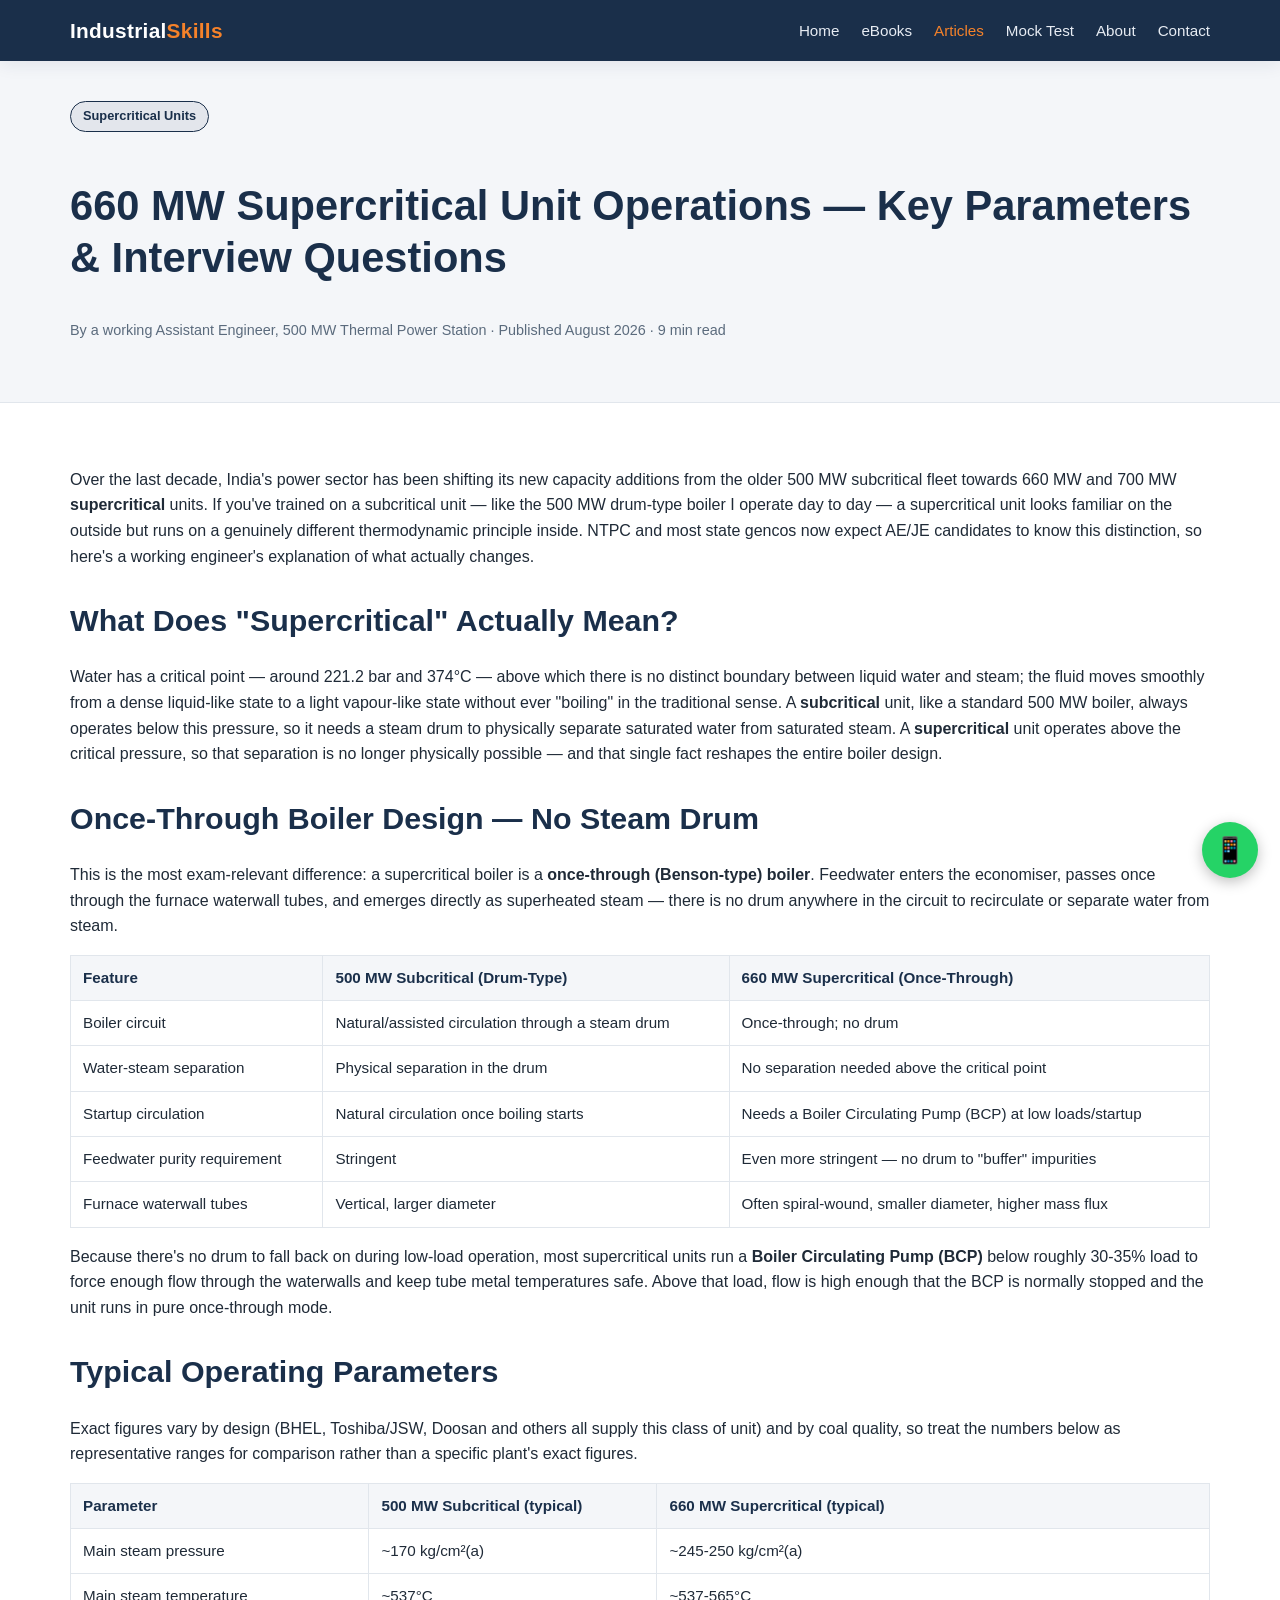
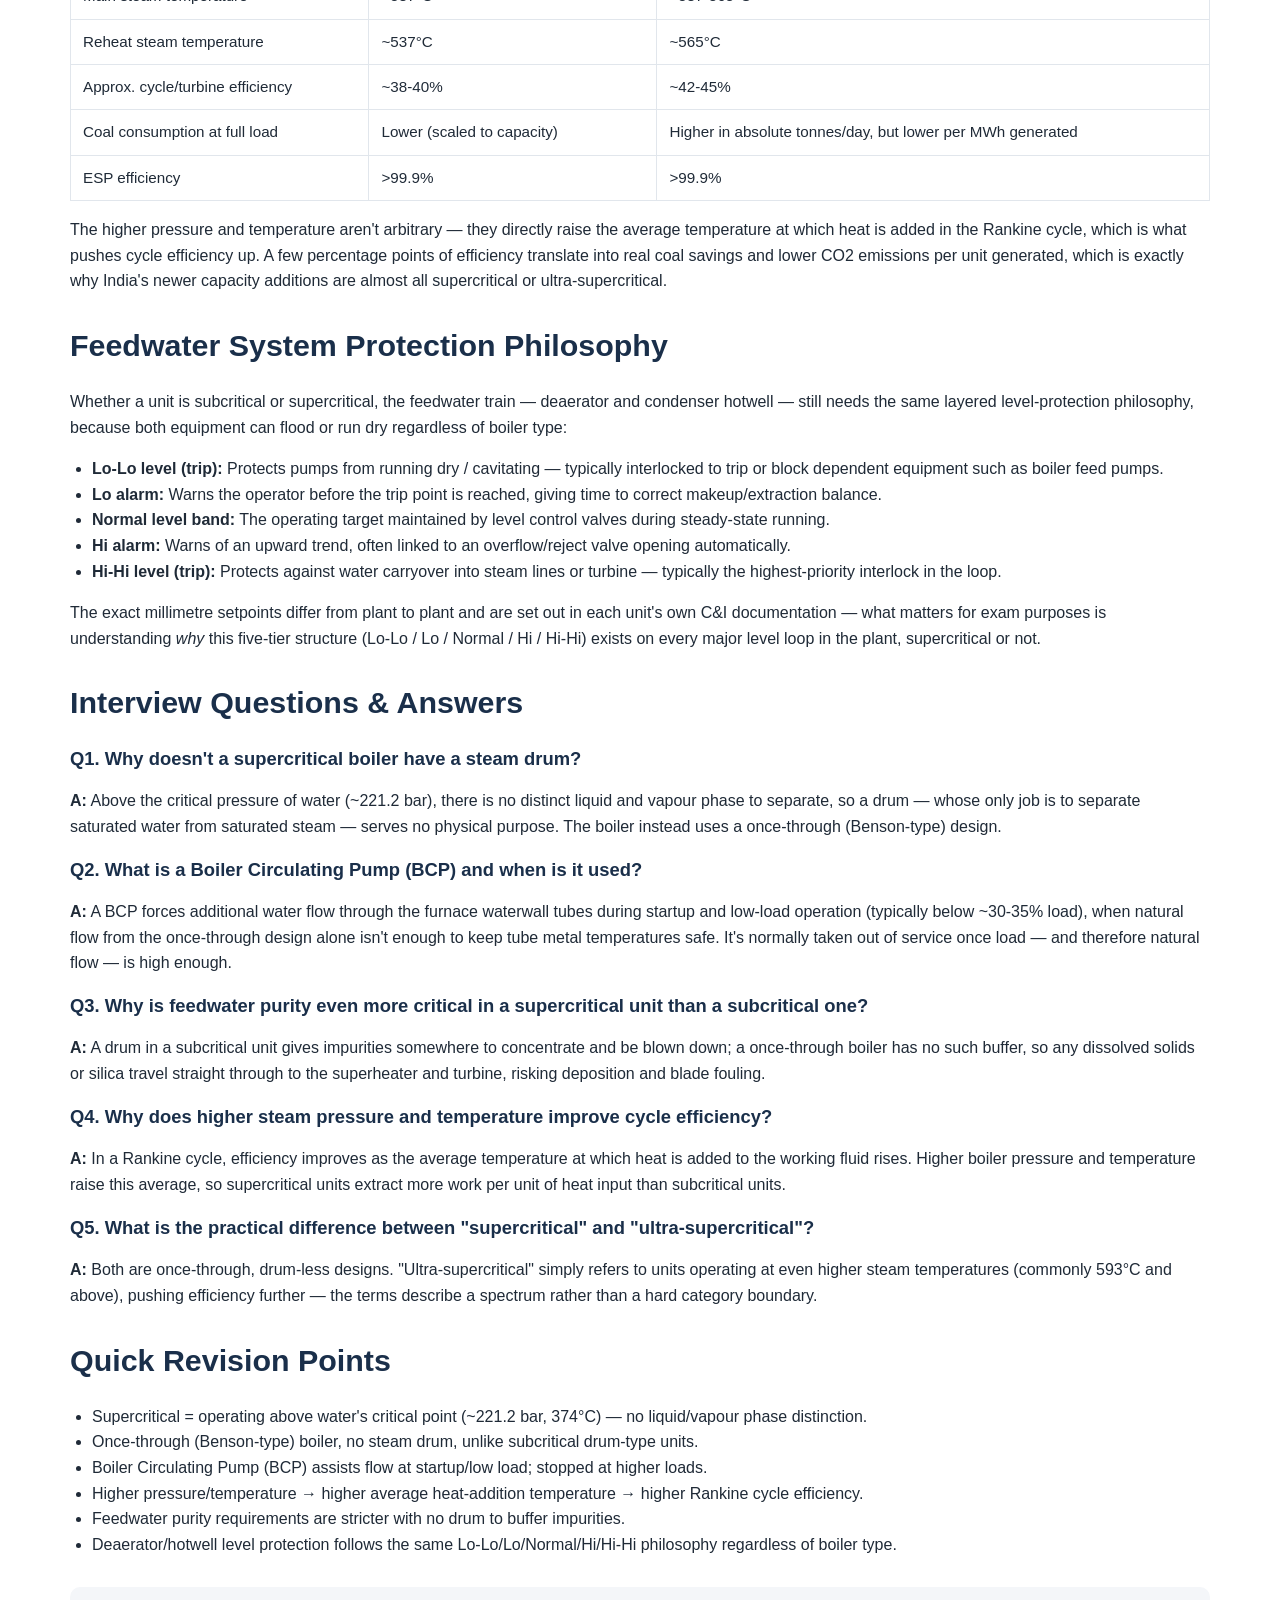
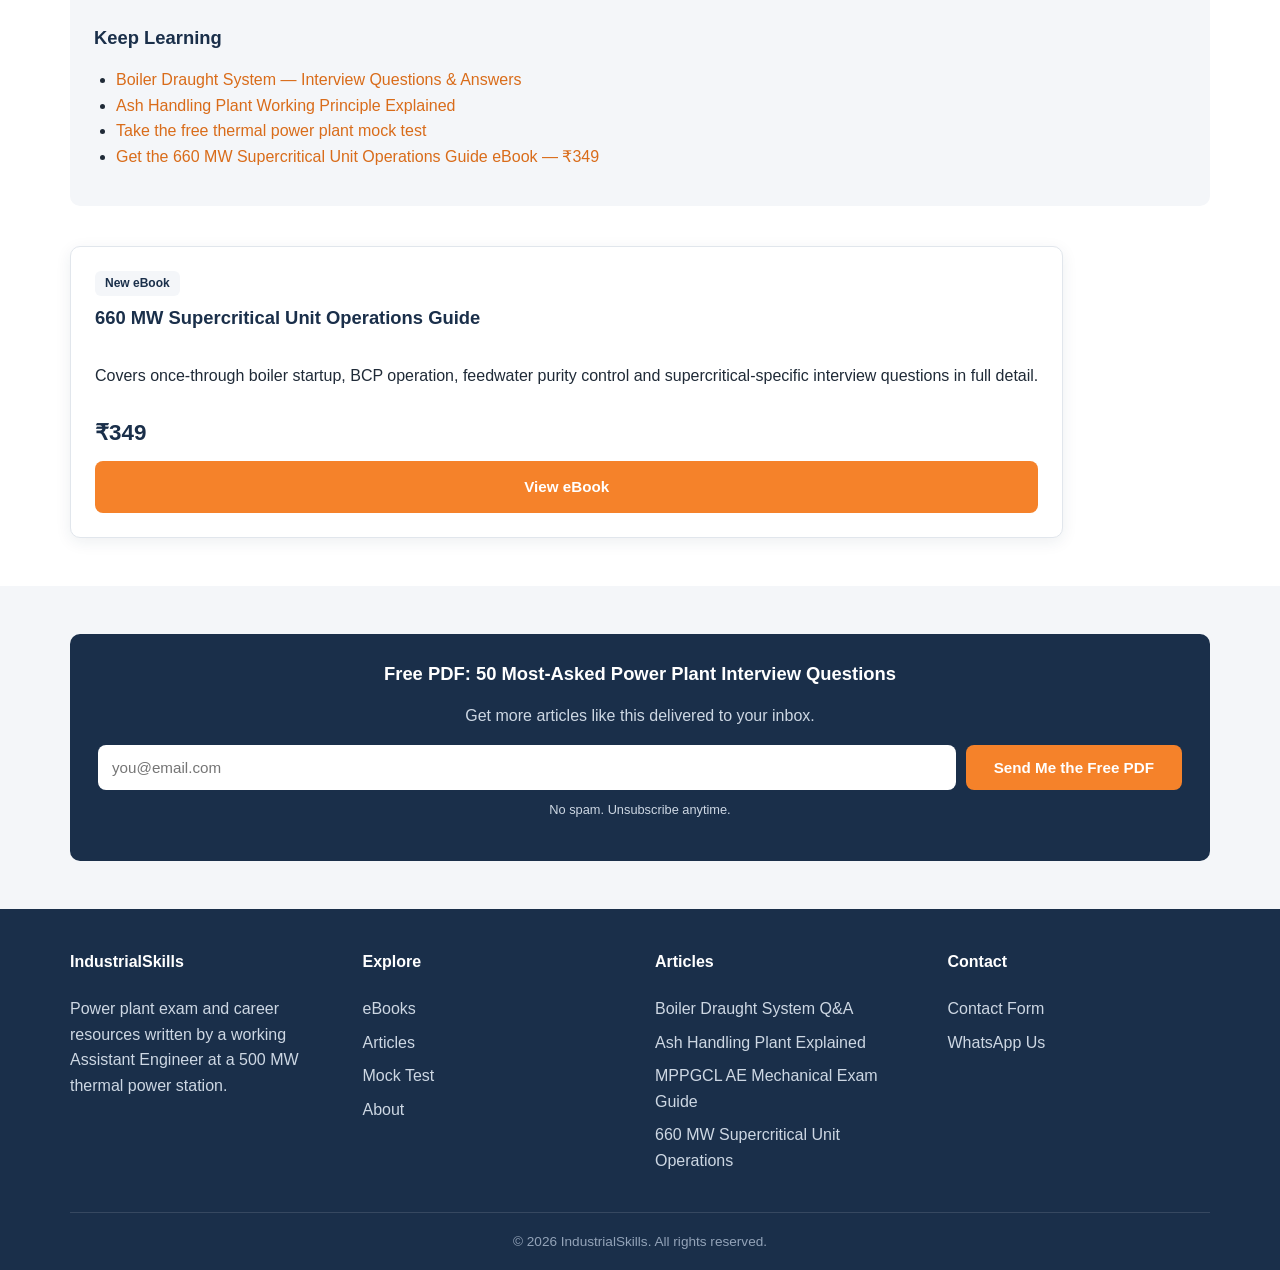
<file: article-660mw-supercritical-unit-operations.html>
<!DOCTYPE html>
<html lang="en">
<head>
<meta charset="UTF-8">
<meta name="viewport" content="width=device-width, initial-scale=1.0">
<title>660 MW Supercritical Unit Operations — Key Parameters &amp; Interview Questions | IndustrialSkills</title>
<meta name="description" content="How 660 MW supercritical thermal power units differ from 500 MW subcritical units: once-through boiler design, typical operating parameters, and interview questions for NTPC and genco exams.">
<link rel="canonical" href="https://www.industrialskills.in/article-660mw-supercritical-unit-operations.html">
<meta property="og:title" content="660 MW Supercritical Unit Operations — Key Parameters & Interview Questions">
<meta property="og:description" content="Once-through boiler design, typical operating parameters, and interview questions on 660 MW supercritical units.">
<meta property="og:type" content="article">
<link rel="stylesheet" href="style.css">
<script type="application/ld+json">
{
  "@context": "https://schema.org",
  "@type": "Article",
  "headline": "660 MW Supercritical Unit Operations — Key Parameters & Interview Questions",
  "description": "How 660 MW supercritical thermal power units differ from 500 MW subcritical units: once-through boiler design, typical operating parameters, and interview questions for NTPC and genco exams.",
  "author": {
    "@type": "Person",
    "name": "IndustrialSkills Founder",
    "jobTitle": "Assistant Engineer, 500 MW Thermal Power Station"
  },
  "publisher": {
    "@type": "Organization",
    "name": "IndustrialSkills"
  },
  "datePublished": "2026-08-02",
  "dateModified": "2026-08-02",
  "mainEntityOfPage": "https://www.industrialskills.in/article-660mw-supercritical-unit-operations.html"
}
</script>
</head>
<body>

<header class="site-header">
  <div class="nav-wrap">
    <a href="index.html" class="logo">Industrial<span>Skills</span></a>
    <button class="nav-toggle" aria-label="Toggle navigation">&#9776;</button>
    <nav class="main-nav">
      <ul>
        <li><a href="index.html">Home</a></li>
        <li><a href="ebooks.html">eBooks</a></li>
        <li><a href="articles.html" class="active">Articles</a></li>
        <li><a href="mock-test.html">Mock Test</a></li>
        <li><a href="about.html">About</a></li>
        <li><a href="contact.html">Contact</a></li>
      </ul>
    </nav>
  </div>
</header>

<section class="article-hero">
  <div class="container">
    <span class="badge" style="background:rgba(26,47,74,0.08); border-color:var(--navy); color:var(--navy);">Supercritical Units</span>
    <h1>660 MW Supercritical Unit Operations — Key Parameters &amp; Interview Questions</h1>
    <p class="article-meta">By a working Assistant Engineer, 500 MW Thermal Power Station &middot; Published August 2026 &middot; 9 min read</p>
  </div>
</section>

<section>
  <div class="container">
    <div class="two-col">
      <div class="article-body">

        <p>Over the last decade, India's power sector has been shifting its new capacity additions from the older 500 MW subcritical fleet towards 660 MW and 700 MW <strong>supercritical</strong> units. If you've trained on a subcritical unit — like the 500 MW drum-type boiler I operate day to day — a supercritical unit looks familiar on the outside but runs on a genuinely different thermodynamic principle inside. NTPC and most state gencos now expect AE/JE candidates to know this distinction, so here's a working engineer's explanation of what actually changes.</p>

        <h2>What Does "Supercritical" Actually Mean?</h2>
        <p>Water has a critical point — around 221.2 bar and 374°C — above which there is no distinct boundary between liquid water and steam; the fluid moves smoothly from a dense liquid-like state to a light vapour-like state without ever "boiling" in the traditional sense. A <strong>subcritical</strong> unit, like a standard 500 MW boiler, always operates below this pressure, so it needs a steam drum to physically separate saturated water from saturated steam. A <strong>supercritical</strong> unit operates above the critical pressure, so that separation is no longer physically possible — and that single fact reshapes the entire boiler design.</p>

        <h2>Once-Through Boiler Design — No Steam Drum</h2>
        <p>This is the most exam-relevant difference: a supercritical boiler is a <strong>once-through (Benson-type) boiler</strong>. Feedwater enters the economiser, passes once through the furnace waterwall tubes, and emerges directly as superheated steam — there is no drum anywhere in the circuit to recirculate or separate water from steam.</p>
        <table>
          <thead>
            <tr><th>Feature</th><th>500 MW Subcritical (Drum-Type)</th><th>660 MW Supercritical (Once-Through)</th></tr>
          </thead>
          <tbody>
            <tr><td>Boiler circuit</td><td>Natural/assisted circulation through a steam drum</td><td>Once-through; no drum</td></tr>
            <tr><td>Water-steam separation</td><td>Physical separation in the drum</td><td>No separation needed above the critical point</td></tr>
            <tr><td>Startup circulation</td><td>Natural circulation once boiling starts</td><td>Needs a Boiler Circulating Pump (BCP) at low loads/startup</td></tr>
            <tr><td>Feedwater purity requirement</td><td>Stringent</td><td>Even more stringent — no drum to "buffer" impurities</td></tr>
            <tr><td>Furnace waterwall tubes</td><td>Vertical, larger diameter</td><td>Often spiral-wound, smaller diameter, higher mass flux</td></tr>
          </tbody>
        </table>
        <p>Because there's no drum to fall back on during low-load operation, most supercritical units run a <strong>Boiler Circulating Pump (BCP)</strong> below roughly 30-35% load to force enough flow through the waterwalls and keep tube metal temperatures safe. Above that load, flow is high enough that the BCP is normally stopped and the unit runs in pure once-through mode.</p>

        <h2>Typical Operating Parameters</h2>
        <p>Exact figures vary by design (BHEL, Toshiba/JSW, Doosan and others all supply this class of unit) and by coal quality, so treat the numbers below as representative ranges for comparison rather than a specific plant's exact figures.</p>
        <table>
          <thead>
            <tr><th>Parameter</th><th>500 MW Subcritical (typical)</th><th>660 MW Supercritical (typical)</th></tr>
          </thead>
          <tbody>
            <tr><td>Main steam pressure</td><td>~170 kg/cm²(a)</td><td>~245-250 kg/cm²(a)</td></tr>
            <tr><td>Main steam temperature</td><td>~537°C</td><td>~537-565°C</td></tr>
            <tr><td>Reheat steam temperature</td><td>~537°C</td><td>~565°C</td></tr>
            <tr><td>Approx. cycle/turbine efficiency</td><td>~38-40%</td><td>~42-45%</td></tr>
            <tr><td>Coal consumption at full load</td><td>Lower (scaled to capacity)</td><td>Higher in absolute tonnes/day, but lower per MWh generated</td></tr>
            <tr><td>ESP efficiency</td><td>&gt;99.9%</td><td>&gt;99.9%</td></tr>
          </tbody>
        </table>
        <p>The higher pressure and temperature aren't arbitrary — they directly raise the average temperature at which heat is added in the Rankine cycle, which is what pushes cycle efficiency up. A few percentage points of efficiency translate into real coal savings and lower CO2 emissions per unit generated, which is exactly why India's newer capacity additions are almost all supercritical or ultra-supercritical.</p>

        <h2>Feedwater System Protection Philosophy</h2>
        <p>Whether a unit is subcritical or supercritical, the feedwater train — deaerator and condenser hotwell — still needs the same layered level-protection philosophy, because both equipment can flood or run dry regardless of boiler type:</p>
        <ul>
          <li><strong>Lo-Lo level (trip):</strong> Protects pumps from running dry / cavitating — typically interlocked to trip or block dependent equipment such as boiler feed pumps.</li>
          <li><strong>Lo alarm:</strong> Warns the operator before the trip point is reached, giving time to correct makeup/extraction balance.</li>
          <li><strong>Normal level band:</strong> The operating target maintained by level control valves during steady-state running.</li>
          <li><strong>Hi alarm:</strong> Warns of an upward trend, often linked to an overflow/reject valve opening automatically.</li>
          <li><strong>Hi-Hi level (trip):</strong> Protects against water carryover into steam lines or turbine — typically the highest-priority interlock in the loop.</li>
        </ul>
        <p>The exact millimetre setpoints differ from plant to plant and are set out in each unit's own C&amp;I documentation — what matters for exam purposes is understanding <em>why</em> this five-tier structure (Lo-Lo / Lo / Normal / Hi / Hi-Hi) exists on every major level loop in the plant, supercritical or not.</p>

        <h2>Interview Questions &amp; Answers</h2>

        <div class="faq-item">
          <h3>Q1. Why doesn't a supercritical boiler have a steam drum?</h3>
          <p><strong>A:</strong> Above the critical pressure of water (~221.2 bar), there is no distinct liquid and vapour phase to separate, so a drum — whose only job is to separate saturated water from saturated steam — serves no physical purpose. The boiler instead uses a once-through (Benson-type) design.</p>
        </div>

        <div class="faq-item">
          <h3>Q2. What is a Boiler Circulating Pump (BCP) and when is it used?</h3>
          <p><strong>A:</strong> A BCP forces additional water flow through the furnace waterwall tubes during startup and low-load operation (typically below ~30-35% load), when natural flow from the once-through design alone isn't enough to keep tube metal temperatures safe. It's normally taken out of service once load — and therefore natural flow — is high enough.</p>
        </div>

        <div class="faq-item">
          <h3>Q3. Why is feedwater purity even more critical in a supercritical unit than a subcritical one?</h3>
          <p><strong>A:</strong> A drum in a subcritical unit gives impurities somewhere to concentrate and be blown down; a once-through boiler has no such buffer, so any dissolved solids or silica travel straight through to the superheater and turbine, risking deposition and blade fouling.</p>
        </div>

        <div class="faq-item">
          <h3>Q4. Why does higher steam pressure and temperature improve cycle efficiency?</h3>
          <p><strong>A:</strong> In a Rankine cycle, efficiency improves as the average temperature at which heat is added to the working fluid rises. Higher boiler pressure and temperature raise this average, so supercritical units extract more work per unit of heat input than subcritical units.</p>
        </div>

        <div class="faq-item">
          <h3>Q5. What is the practical difference between "supercritical" and "ultra-supercritical"?</h3>
          <p><strong>A:</strong> Both are once-through, drum-less designs. "Ultra-supercritical" simply refers to units operating at even higher steam temperatures (commonly 593°C and above), pushing efficiency further — the terms describe a spectrum rather than a hard category boundary.</p>
        </div>

        <h2>Quick Revision Points</h2>
        <ul>
          <li>Supercritical = operating above water's critical point (~221.2 bar, 374°C) — no liquid/vapour phase distinction.</li>
          <li>Once-through (Benson-type) boiler, no steam drum, unlike subcritical drum-type units.</li>
          <li>Boiler Circulating Pump (BCP) assists flow at startup/low load; stopped at higher loads.</li>
          <li>Higher pressure/temperature → higher average heat-addition temperature → higher Rankine cycle efficiency.</li>
          <li>Feedwater purity requirements are stricter with no drum to buffer impurities.</li>
          <li>Deaerator/hotwell level protection follows the same Lo-Lo/Lo/Normal/Hi/Hi-Hi philosophy regardless of boiler type.</li>
        </ul>

        <div class="related-links">
          <h3>Keep Learning</h3>
          <ul>
            <li><a href="article-boiler-draught-system.html">Boiler Draught System — Interview Questions &amp; Answers</a></li>
            <li><a href="article-ash-handling-plant.html">Ash Handling Plant Working Principle Explained</a></li>
            <li><a href="mock-test.html">Take the free thermal power plant mock test</a></li>
            <li><a href="ebooks.html">Get the 660 MW Supercritical Unit Operations Guide eBook — ₹349</a></li>
          </ul>
        </div>

      </div>

      <aside>
        <div class="card">
          <span class="tag">New eBook</span>
          <h3>660 MW Supercritical Unit Operations Guide</h3>
          <p>Covers once-through boiler startup, BCP operation, feedwater purity control and supercritical-specific interview questions in full detail.</p>
          <div class="price">₹349</div>
          <a href="ebooks.html" class="btn btn-primary btn-block">View eBook</a>
        </div>
      </aside>
    </div>
  </div>
</section>

<section class="section-alt">
  <div class="container">
    <div class="email-signup">
      <h3>Free PDF: 50 Most-Asked Power Plant Interview Questions</h3>
      <p>Get more articles like this delivered to your inbox.</p>
      <form class="signup-form" action="#" method="post">
        <input type="email" name="email" placeholder="you@email.com" required aria-label="Email address">
        <button type="submit" class="btn btn-primary">Send Me the Free PDF</button>
      </form>
      <p class="form-success">Thanks! Check your inbox for the free PDF shortly.</p>
      <p class="form-note">No spam. Unsubscribe anytime.</p>
    </div>
  </div>
</section>

<footer class="site-footer">
  <div class="container">
    <div class="footer-grid">
      <div>
        <h4>IndustrialSkills</h4>
        <p>Power plant exam and career resources written by a working Assistant Engineer at a 500 MW thermal power station.</p>
      </div>
      <div>
        <h4>Explore</h4>
        <ul>
          <li><a href="ebooks.html">eBooks</a></li>
          <li><a href="articles.html">Articles</a></li>
          <li><a href="mock-test.html">Mock Test</a></li>
          <li><a href="about.html">About</a></li>
        </ul>
      </div>
      <div>
        <h4>Articles</h4>
        <ul>
          <li><a href="article-boiler-draught-system.html">Boiler Draught System Q&amp;A</a></li>
          <li><a href="article-ash-handling-plant.html">Ash Handling Plant Explained</a></li>
          <li><a href="article-mppgcl-ae-mechanical-exam.html">MPPGCL AE Mechanical Exam Guide</a></li>
          <li><a href="article-660mw-supercritical-unit-operations.html">660 MW Supercritical Unit Operations</a></li>
        </ul>
      </div>
      <div>
        <h4>Contact</h4>
        <ul>
          <li><a href="contact.html">Contact Form</a></li>
          <li><a href="https://wa.me/919999999999" target="_blank" rel="noopener">WhatsApp Us</a></li>
        </ul>
      </div>
    </div>
    <div class="footer-bottom">
      &copy; 2026 IndustrialSkills. All rights reserved.
    </div>
  </div>
</footer>

<a href="https://wa.me/919999999999" class="whatsapp-float" target="_blank" rel="noopener" aria-label="Chat on WhatsApp">&#128241;</a>

<script src="script.js"></script>
</body>
</html>
</file>
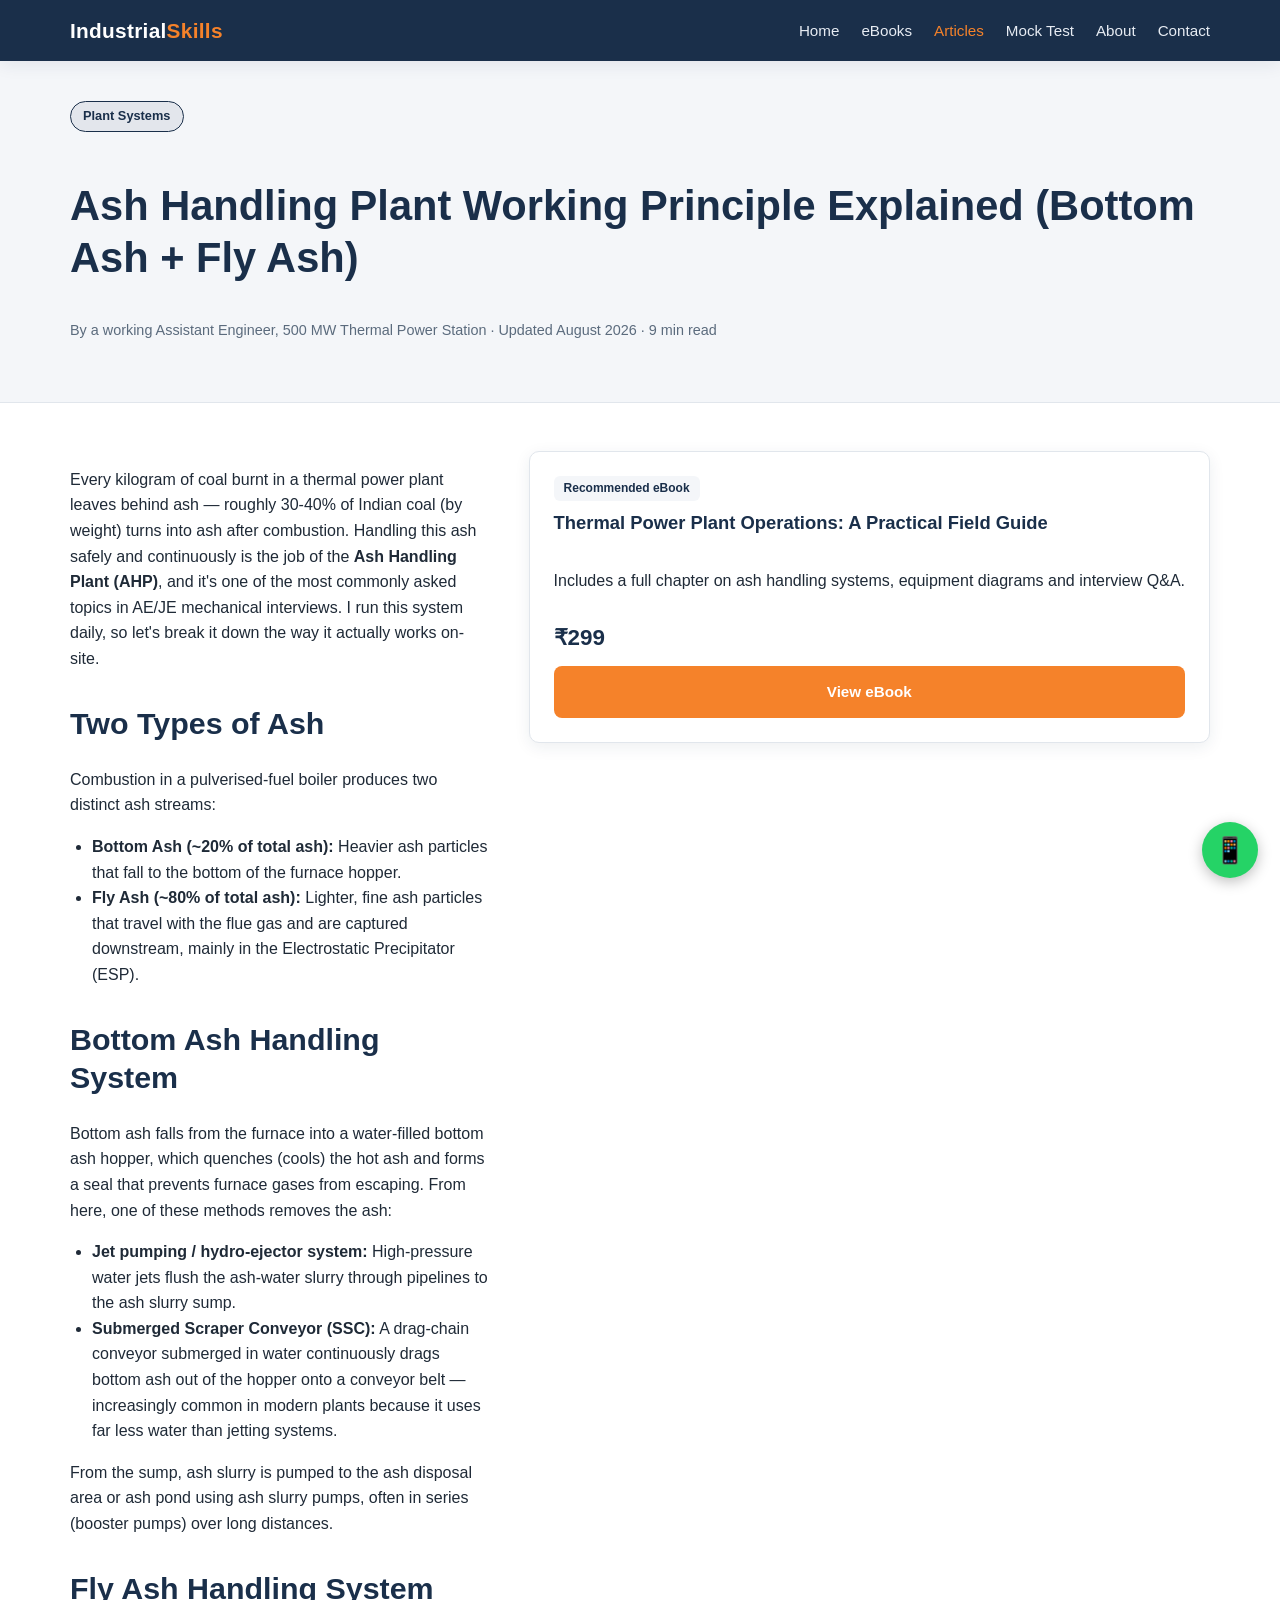
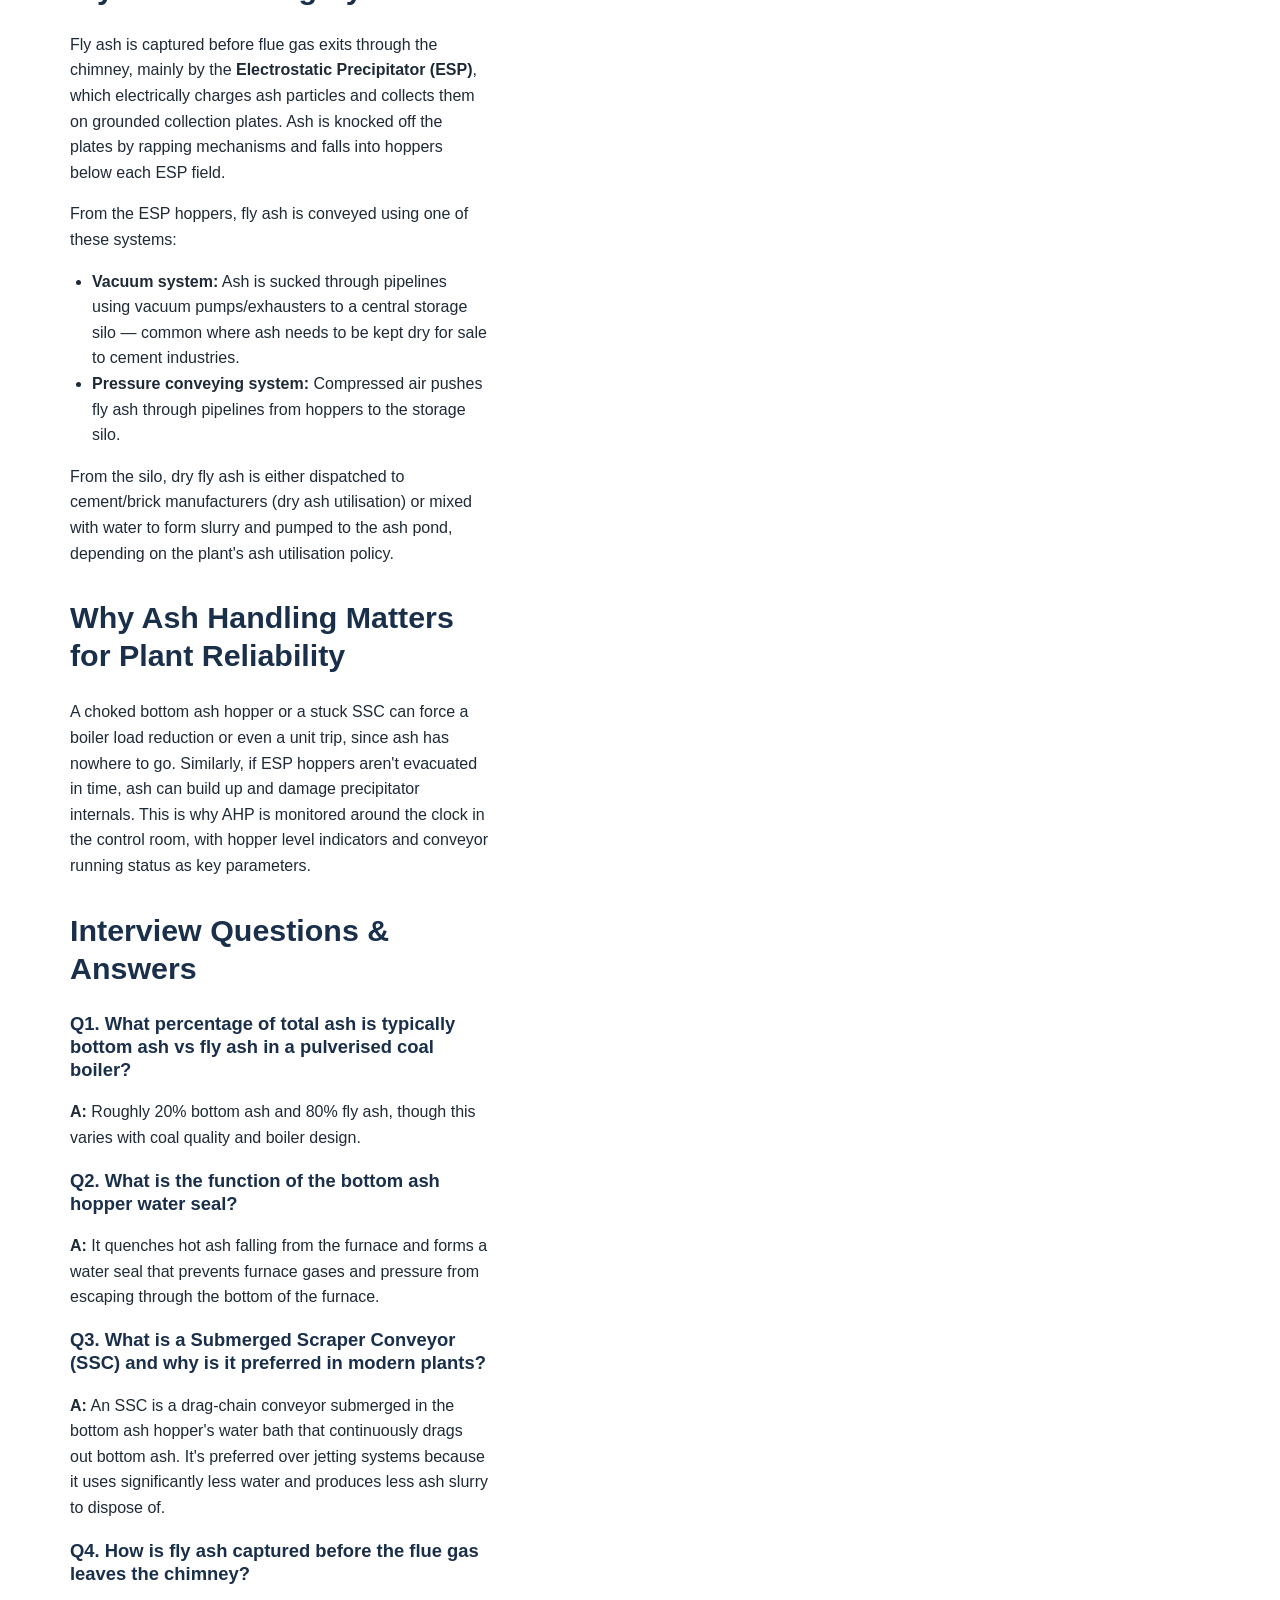
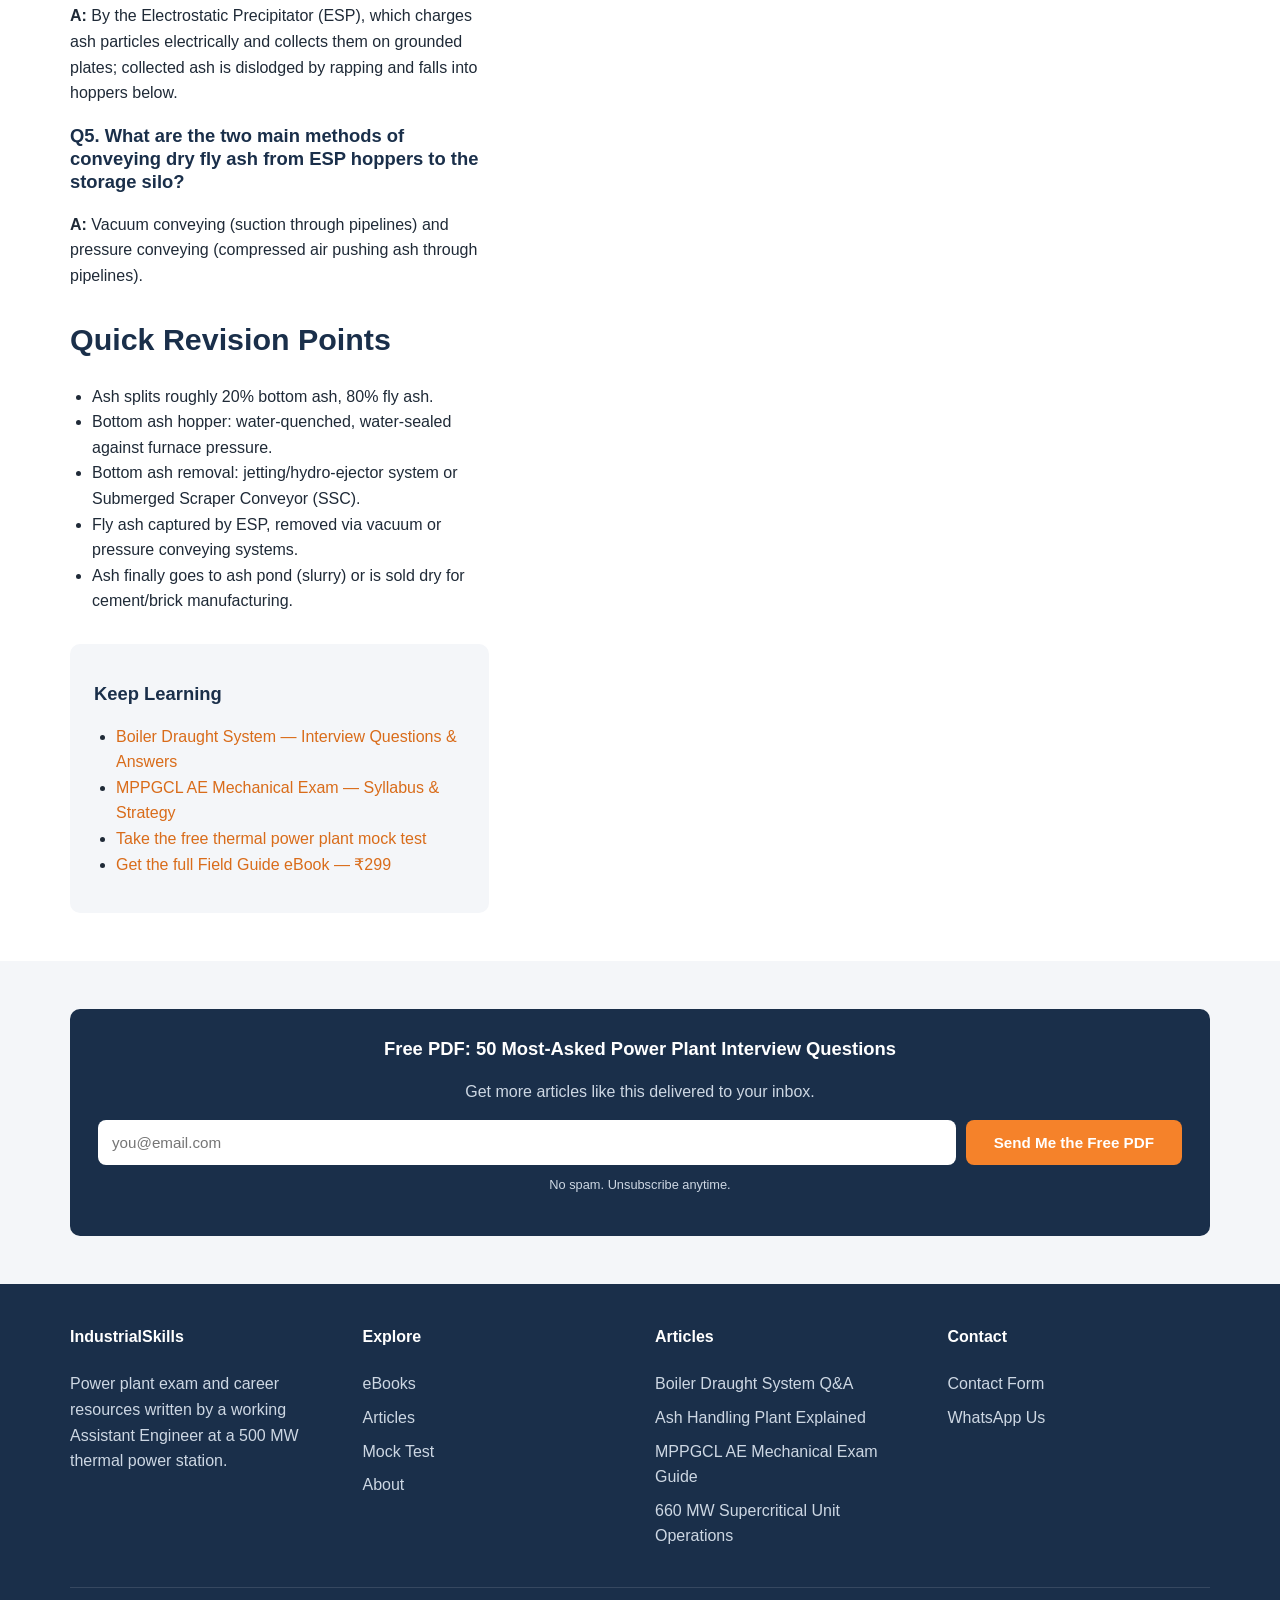
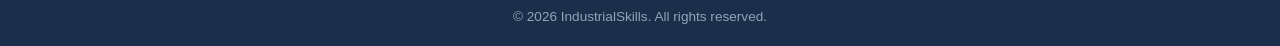
<file: article-ash-handling-plant.html>
<!DOCTYPE html>
<html lang="en">
<head>
<meta charset="UTF-8">
<meta name="viewport" content="width=device-width, initial-scale=1.0">
<title>Ash Handling Plant Working Principle Explained (Bottom Ash + Fly Ash) | IndustrialSkills</title>
<meta name="description" content="A working plant engineer explains how Ash Handling Plants (AHP) work — bottom ash and fly ash systems, equipment, process flow and common AE/JE exam questions.">
<link rel="canonical" href="https://www.industrialskills.in/article-ash-handling-plant.html">
<meta property="og:title" content="Ash Handling Plant Working Principle Explained (Bottom Ash + Fly Ash)">
<meta property="og:description" content="Bottom ash and fly ash handling systems explained by a working plant engineer, with common exam questions.">
<meta property="og:type" content="article">
<link rel="stylesheet" href="style.css">
<script type="application/ld+json">
{
  "@context": "https://schema.org",
  "@type": "Article",
  "headline": "Ash Handling Plant Working Principle Explained (Bottom Ash + Fly Ash)",
  "description": "A working plant engineer explains how Ash Handling Plants (AHP) work — bottom ash and fly ash systems, equipment, process flow and common AE/JE exam questions.",
  "author": {
    "@type": "Person",
    "name": "IndustrialSkills Founder",
    "jobTitle": "Assistant Engineer, 500 MW Thermal Power Station"
  },
  "publisher": {
    "@type": "Organization",
    "name": "IndustrialSkills"
  },
  "datePublished": "2026-06-18",
  "dateModified": "2026-08-02",
  "mainEntityOfPage": "https://www.industrialskills.in/article-ash-handling-plant.html"
}
</script>
</head>
<body>

<header class="site-header">
  <div class="nav-wrap">
    <a href="index.html" class="logo">Industrial<span>Skills</span></a>
    <button class="nav-toggle" aria-label="Toggle navigation">&#9776;</button>
    <nav class="main-nav">
      <ul>
        <li><a href="index.html">Home</a></li>
        <li><a href="ebooks.html">eBooks</a></li>
        <li><a href="articles.html" class="active">Articles</a></li>
        <li><a href="mock-test.html">Mock Test</a></li>
        <li><a href="about.html">About</a></li>
        <li><a href="contact.html">Contact</a></li>
      </ul>
    </nav>
  </div>
</header>

<section class="article-hero">
  <div class="container">
    <span class="badge" style="background:rgba(26,47,74,0.08); border-color:var(--navy); color:var(--navy);">Plant Systems</span>
    <h1>Ash Handling Plant Working Principle Explained (Bottom Ash + Fly Ash)</h1>
    <p class="article-meta">By a working Assistant Engineer, 500 MW Thermal Power Station &middot; Updated August 2026 &middot; 9 min read</p>
  </div>
</section>

<section>
  <div class="container">
    <div class="two-col">
      <div class="article-body">

        <p>Every kilogram of coal burnt in a thermal power plant leaves behind ash — roughly 30-40% of Indian coal (by weight) turns into ash after combustion. Handling this ash safely and continuously is the job of the <strong>Ash Handling Plant (AHP)</strong>, and it's one of the most commonly asked topics in AE/JE mechanical interviews. I run this system daily, so let's break it down the way it actually works on-site.</p>

        <h2>Two Types of Ash</h2>
        <p>Combustion in a pulverised-fuel boiler produces two distinct ash streams:</p>
        <ul>
          <li><strong>Bottom Ash (~20% of total ash):</strong> Heavier ash particles that fall to the bottom of the furnace hopper.</li>
          <li><strong>Fly Ash (~80% of total ash):</strong> Lighter, fine ash particles that travel with the flue gas and are captured downstream, mainly in the Electrostatic Precipitator (ESP).</li>
        </ul>

        <h2>Bottom Ash Handling System</h2>
        <p>Bottom ash falls from the furnace into a water-filled bottom ash hopper, which quenches (cools) the hot ash and forms a seal that prevents furnace gases from escaping. From here, one of these methods removes the ash:</p>
        <ul>
          <li><strong>Jet pumping / hydro-ejector system:</strong> High-pressure water jets flush the ash-water slurry through pipelines to the ash slurry sump.</li>
          <li><strong>Submerged Scraper Conveyor (SSC):</strong> A drag-chain conveyor submerged in water continuously drags bottom ash out of the hopper onto a conveyor belt — increasingly common in modern plants because it uses far less water than jetting systems.</li>
        </ul>
        <p>From the sump, ash slurry is pumped to the ash disposal area or ash pond using ash slurry pumps, often in series (booster pumps) over long distances.</p>

        <h2>Fly Ash Handling System</h2>
        <p>Fly ash is captured before flue gas exits through the chimney, mainly by the <strong>Electrostatic Precipitator (ESP)</strong>, which electrically charges ash particles and collects them on grounded collection plates. Ash is knocked off the plates by rapping mechanisms and falls into hoppers below each ESP field.</p>
        <p>From the ESP hoppers, fly ash is conveyed using one of these systems:</p>
        <ul>
          <li><strong>Vacuum system:</strong> Ash is sucked through pipelines using vacuum pumps/exhausters to a central storage silo — common where ash needs to be kept dry for sale to cement industries.</li>
          <li><strong>Pressure conveying system:</strong> Compressed air pushes fly ash through pipelines from hoppers to the storage silo.</li>
        </ul>
        <p>From the silo, dry fly ash is either dispatched to cement/brick manufacturers (dry ash utilisation) or mixed with water to form slurry and pumped to the ash pond, depending on the plant's ash utilisation policy.</p>

        <h2>Why Ash Handling Matters for Plant Reliability</h2>
        <p>A choked bottom ash hopper or a stuck SSC can force a boiler load reduction or even a unit trip, since ash has nowhere to go. Similarly, if ESP hoppers aren't evacuated in time, ash can build up and damage precipitator internals. This is why AHP is monitored around the clock in the control room, with hopper level indicators and conveyor running status as key parameters.</p>

        <h2>Interview Questions &amp; Answers</h2>

        <div class="faq-item">
          <h3>Q1. What percentage of total ash is typically bottom ash vs fly ash in a pulverised coal boiler?</h3>
          <p><strong>A:</strong> Roughly 20% bottom ash and 80% fly ash, though this varies with coal quality and boiler design.</p>
        </div>

        <div class="faq-item">
          <h3>Q2. What is the function of the bottom ash hopper water seal?</h3>
          <p><strong>A:</strong> It quenches hot ash falling from the furnace and forms a water seal that prevents furnace gases and pressure from escaping through the bottom of the furnace.</p>
        </div>

        <div class="faq-item">
          <h3>Q3. What is a Submerged Scraper Conveyor (SSC) and why is it preferred in modern plants?</h3>
          <p><strong>A:</strong> An SSC is a drag-chain conveyor submerged in the bottom ash hopper's water bath that continuously drags out bottom ash. It's preferred over jetting systems because it uses significantly less water and produces less ash slurry to dispose of.</p>
        </div>

        <div class="faq-item">
          <h3>Q4. How is fly ash captured before the flue gas leaves the chimney?</h3>
          <p><strong>A:</strong> By the Electrostatic Precipitator (ESP), which charges ash particles electrically and collects them on grounded plates; collected ash is dislodged by rapping and falls into hoppers below.</p>
        </div>

        <div class="faq-item">
          <h3>Q5. What are the two main methods of conveying dry fly ash from ESP hoppers to the storage silo?</h3>
          <p><strong>A:</strong> Vacuum conveying (suction through pipelines) and pressure conveying (compressed air pushing ash through pipelines).</p>
        </div>

        <h2>Quick Revision Points</h2>
        <ul>
          <li>Ash splits roughly 20% bottom ash, 80% fly ash.</li>
          <li>Bottom ash hopper: water-quenched, water-sealed against furnace pressure.</li>
          <li>Bottom ash removal: jetting/hydro-ejector system or Submerged Scraper Conveyor (SSC).</li>
          <li>Fly ash captured by ESP, removed via vacuum or pressure conveying systems.</li>
          <li>Ash finally goes to ash pond (slurry) or is sold dry for cement/brick manufacturing.</li>
        </ul>

        <div class="related-links">
          <h3>Keep Learning</h3>
          <ul>
            <li><a href="article-boiler-draught-system.html">Boiler Draught System — Interview Questions &amp; Answers</a></li>
            <li><a href="article-mppgcl-ae-mechanical-exam.html">MPPGCL AE Mechanical Exam — Syllabus &amp; Strategy</a></li>
            <li><a href="mock-test.html">Take the free thermal power plant mock test</a></li>
            <li><a href="ebooks.html">Get the full Field Guide eBook — ₹299</a></li>
          </ul>
        </div>

      </div>

      <aside>
        <div class="card">
          <span class="tag">Recommended eBook</span>
          <h3>Thermal Power Plant Operations: A Practical Field Guide</h3>
          <p>Includes a full chapter on ash handling systems, equipment diagrams and interview Q&amp;A.</p>
          <div class="price">₹299</div>
          <a href="ebooks.html" class="btn btn-primary btn-block">View eBook</a>
        </div>
      </aside>
    </div>
  </div>
</section>

<section class="section-alt">
  <div class="container">
    <div class="email-signup">
      <h3>Free PDF: 50 Most-Asked Power Plant Interview Questions</h3>
      <p>Get more articles like this delivered to your inbox.</p>
      <form class="signup-form" action="#" method="post">
        <input type="email" name="email" placeholder="you@email.com" required aria-label="Email address">
        <button type="submit" class="btn btn-primary">Send Me the Free PDF</button>
      </form>
      <p class="form-success">Thanks! Check your inbox for the free PDF shortly.</p>
      <p class="form-note">No spam. Unsubscribe anytime.</p>
    </div>
  </div>
</section>

<footer class="site-footer">
  <div class="container">
    <div class="footer-grid">
      <div>
        <h4>IndustrialSkills</h4>
        <p>Power plant exam and career resources written by a working Assistant Engineer at a 500 MW thermal power station.</p>
      </div>
      <div>
        <h4>Explore</h4>
        <ul>
          <li><a href="ebooks.html">eBooks</a></li>
          <li><a href="articles.html">Articles</a></li>
          <li><a href="mock-test.html">Mock Test</a></li>
          <li><a href="about.html">About</a></li>
        </ul>
      </div>
      <div>
        <h4>Articles</h4>
        <ul>
          <li><a href="article-boiler-draught-system.html">Boiler Draught System Q&amp;A</a></li>
          <li><a href="article-ash-handling-plant.html">Ash Handling Plant Explained</a></li>
          <li><a href="article-mppgcl-ae-mechanical-exam.html">MPPGCL AE Mechanical Exam Guide</a></li>
          <li><a href="article-660mw-supercritical-unit-operations.html">660 MW Supercritical Unit Operations</a></li>
        </ul>
      </div>
      <div>
        <h4>Contact</h4>
        <ul>
          <li><a href="contact.html">Contact Form</a></li>
          <li><a href="https://wa.me/919999999999" target="_blank" rel="noopener">WhatsApp Us</a></li>
        </ul>
      </div>
    </div>
    <div class="footer-bottom">
      &copy; 2026 IndustrialSkills. All rights reserved.
    </div>
  </div>
</footer>

<a href="https://wa.me/919999999999" class="whatsapp-float" target="_blank" rel="noopener" aria-label="Chat on WhatsApp">&#128241;</a>

<script src="script.js"></script>
</body>
</html>
</file>
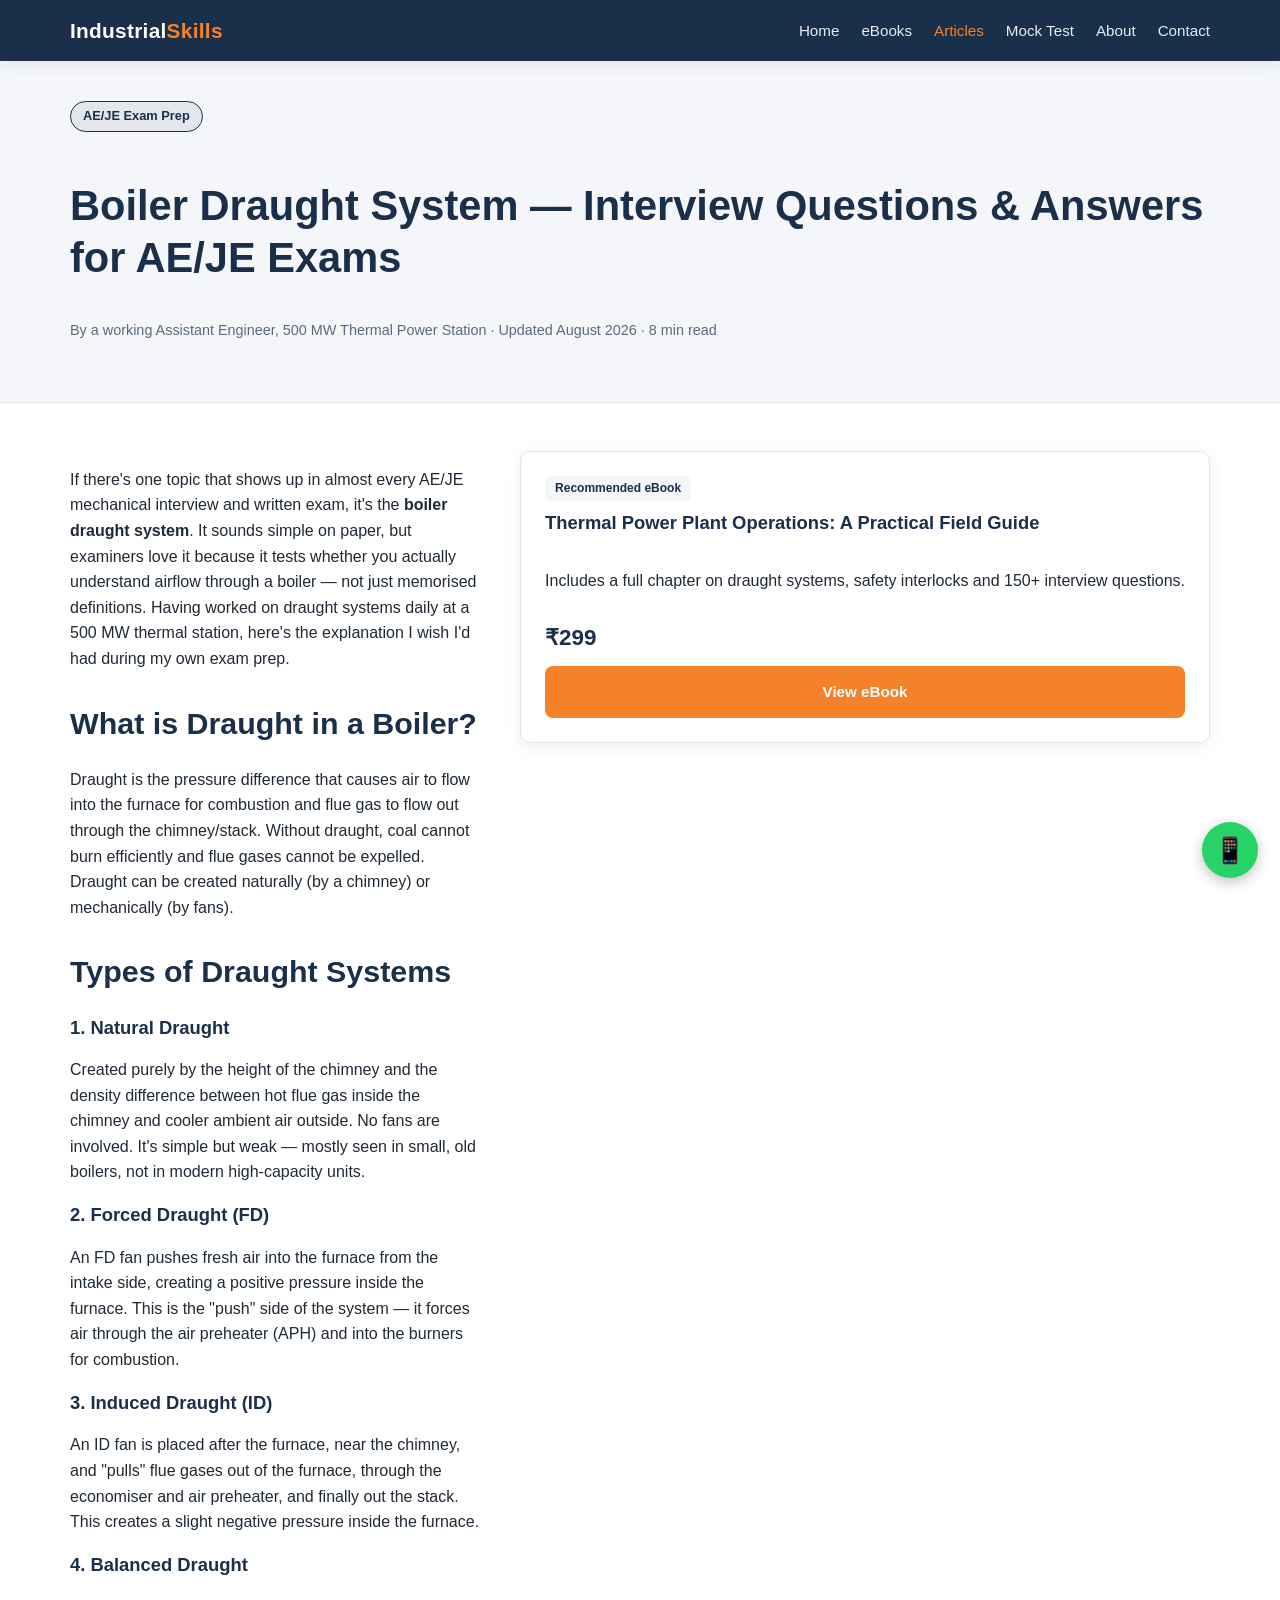
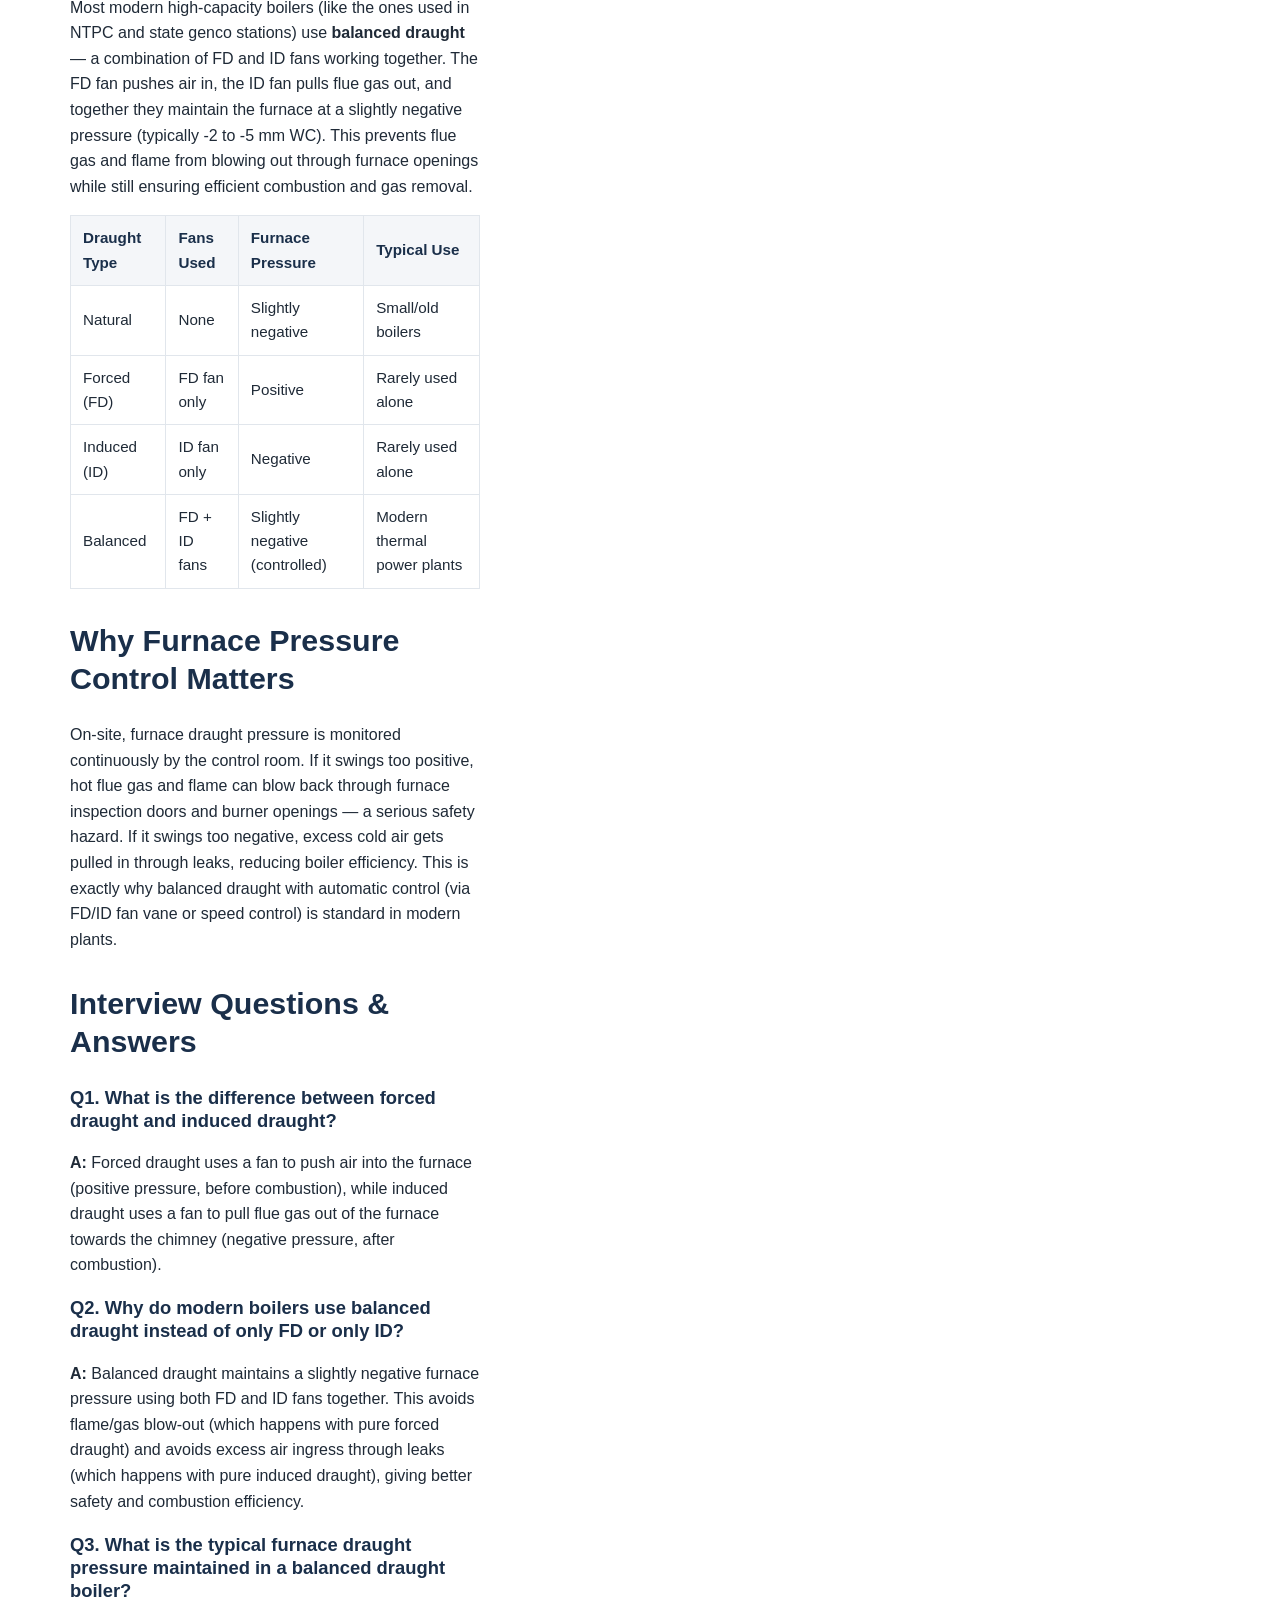
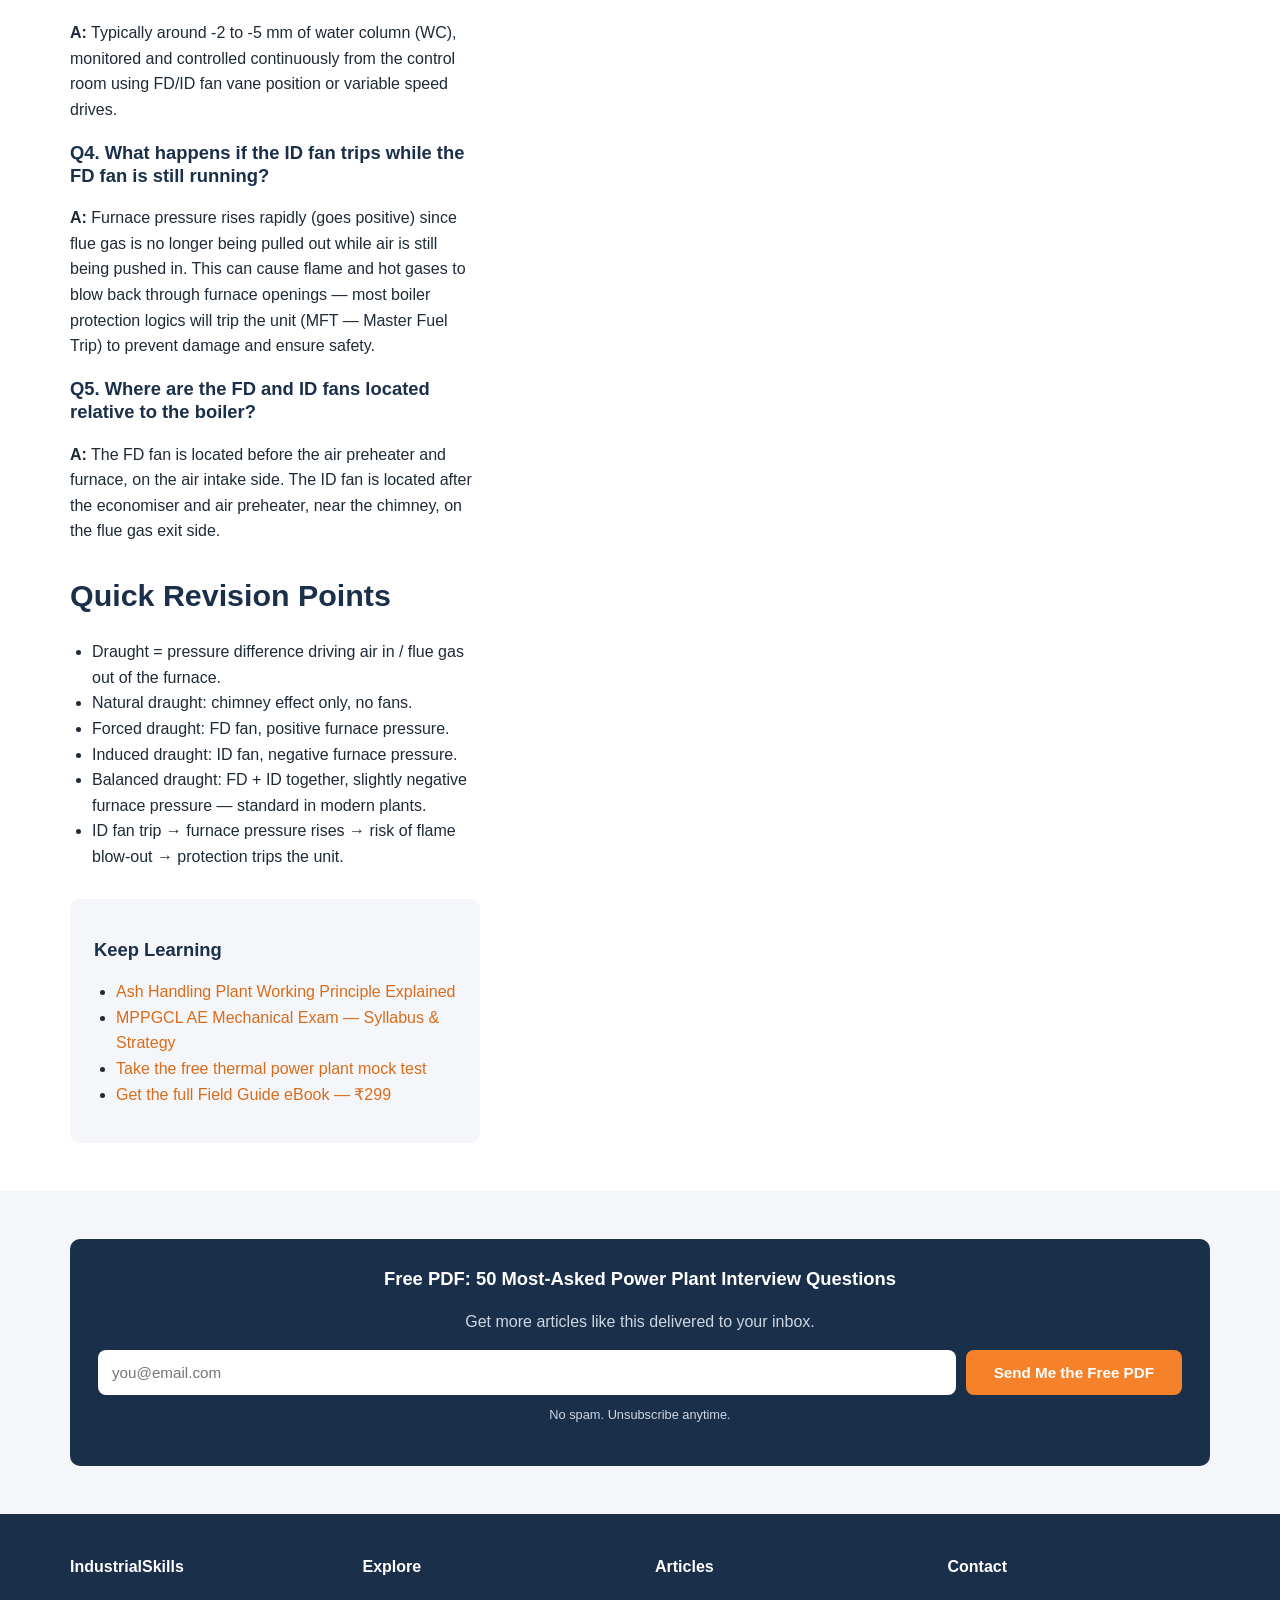
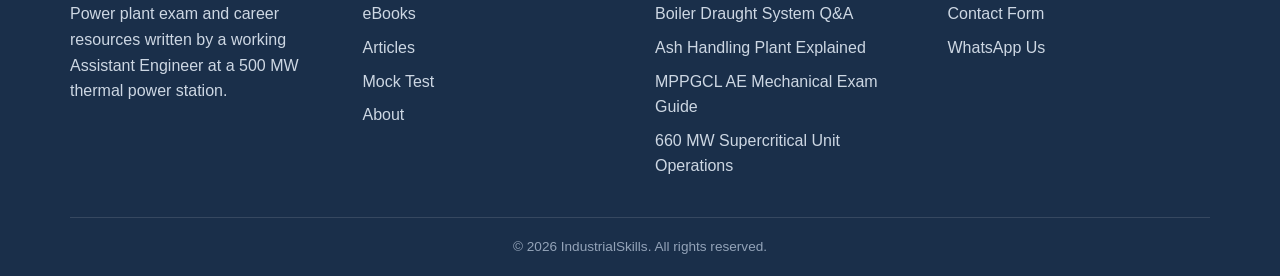
<file: article-boiler-draught-system.html>
<!DOCTYPE html>
<html lang="en">
<head>
<meta charset="UTF-8">
<meta name="viewport" content="width=device-width, initial-scale=1.0">
<title>Boiler Draught System — Interview Questions &amp; Answers for AE/JE Exams | IndustrialSkills</title>
<meta name="description" content="Natural, forced, induced and balanced draught systems explained clearly, with real interview questions and answers asked in AE/JE mechanical and NTPC exams.">
<link rel="canonical" href="https://www.industrialskills.in/article-boiler-draught-system.html">
<meta property="og:title" content="Boiler Draught System — Interview Questions & Answers for AE/JE Exams">
<meta property="og:description" content="Natural, forced, induced and balanced draught systems explained with real AE/JE interview questions.">
<meta property="og:type" content="article">
<link rel="stylesheet" href="style.css">
<script type="application/ld+json">
{
  "@context": "https://schema.org",
  "@type": "Article",
  "headline": "Boiler Draught System — Interview Questions & Answers for AE/JE Exams",
  "description": "Natural, forced, induced and balanced draught systems explained clearly, with real interview questions and answers asked in AE/JE mechanical and NTPC exams.",
  "author": {
    "@type": "Person",
    "name": "IndustrialSkills Founder",
    "jobTitle": "Assistant Engineer, 500 MW Thermal Power Station"
  },
  "publisher": {
    "@type": "Organization",
    "name": "IndustrialSkills"
  },
  "datePublished": "2026-06-10",
  "dateModified": "2026-08-02",
  "mainEntityOfPage": "https://www.industrialskills.in/article-boiler-draught-system.html"
}
</script>
</head>
<body>

<header class="site-header">
  <div class="nav-wrap">
    <a href="index.html" class="logo">Industrial<span>Skills</span></a>
    <button class="nav-toggle" aria-label="Toggle navigation">&#9776;</button>
    <nav class="main-nav">
      <ul>
        <li><a href="index.html">Home</a></li>
        <li><a href="ebooks.html">eBooks</a></li>
        <li><a href="articles.html" class="active">Articles</a></li>
        <li><a href="mock-test.html">Mock Test</a></li>
        <li><a href="about.html">About</a></li>
        <li><a href="contact.html">Contact</a></li>
      </ul>
    </nav>
  </div>
</header>

<section class="article-hero">
  <div class="container">
    <span class="badge" style="background:rgba(26,47,74,0.08); border-color:var(--navy); color:var(--navy);">AE/JE Exam Prep</span>
    <h1>Boiler Draught System — Interview Questions &amp; Answers for AE/JE Exams</h1>
    <p class="article-meta">By a working Assistant Engineer, 500 MW Thermal Power Station &middot; Updated August 2026 &middot; 8 min read</p>
  </div>
</section>

<section>
  <div class="container">
    <div class="two-col">
      <div class="article-body">

        <p>If there's one topic that shows up in almost every AE/JE mechanical interview and written exam, it's the <strong>boiler draught system</strong>. It sounds simple on paper, but examiners love it because it tests whether you actually understand airflow through a boiler — not just memorised definitions. Having worked on draught systems daily at a 500 MW thermal station, here's the explanation I wish I'd had during my own exam prep.</p>

        <h2>What is Draught in a Boiler?</h2>
        <p>Draught is the pressure difference that causes air to flow into the furnace for combustion and flue gas to flow out through the chimney/stack. Without draught, coal cannot burn efficiently and flue gases cannot be expelled. Draught can be created naturally (by a chimney) or mechanically (by fans).</p>

        <h2>Types of Draught Systems</h2>

        <h3>1. Natural Draught</h3>
        <p>Created purely by the height of the chimney and the density difference between hot flue gas inside the chimney and cooler ambient air outside. No fans are involved. It's simple but weak — mostly seen in small, old boilers, not in modern high-capacity units.</p>

        <h3>2. Forced Draught (FD)</h3>
        <p>An FD fan pushes fresh air into the furnace from the intake side, creating a positive pressure inside the furnace. This is the "push" side of the system — it forces air through the air preheater (APH) and into the burners for combustion.</p>

        <h3>3. Induced Draught (ID)</h3>
        <p>An ID fan is placed after the furnace, near the chimney, and "pulls" flue gases out of the furnace, through the economiser and air preheater, and finally out the stack. This creates a slight negative pressure inside the furnace.</p>

        <h3>4. Balanced Draught</h3>
        <p>Most modern high-capacity boilers (like the ones used in NTPC and state genco stations) use <strong>balanced draught</strong> — a combination of FD and ID fans working together. The FD fan pushes air in, the ID fan pulls flue gas out, and together they maintain the furnace at a slightly negative pressure (typically -2 to -5 mm WC). This prevents flue gas and flame from blowing out through furnace openings while still ensuring efficient combustion and gas removal.</p>

        <table>
          <thead>
            <tr><th>Draught Type</th><th>Fans Used</th><th>Furnace Pressure</th><th>Typical Use</th></tr>
          </thead>
          <tbody>
            <tr><td>Natural</td><td>None</td><td>Slightly negative</td><td>Small/old boilers</td></tr>
            <tr><td>Forced (FD)</td><td>FD fan only</td><td>Positive</td><td>Rarely used alone</td></tr>
            <tr><td>Induced (ID)</td><td>ID fan only</td><td>Negative</td><td>Rarely used alone</td></tr>
            <tr><td>Balanced</td><td>FD + ID fans</td><td>Slightly negative (controlled)</td><td>Modern thermal power plants</td></tr>
          </tbody>
        </table>

        <h2>Why Furnace Pressure Control Matters</h2>
        <p>On-site, furnace draught pressure is monitored continuously by the control room. If it swings too positive, hot flue gas and flame can blow back through furnace inspection doors and burner openings — a serious safety hazard. If it swings too negative, excess cold air gets pulled in through leaks, reducing boiler efficiency. This is exactly why balanced draught with automatic control (via FD/ID fan vane or speed control) is standard in modern plants.</p>

        <h2>Interview Questions &amp; Answers</h2>

        <div class="faq-item">
          <h3>Q1. What is the difference between forced draught and induced draught?</h3>
          <p><strong>A:</strong> Forced draught uses a fan to push air into the furnace (positive pressure, before combustion), while induced draught uses a fan to pull flue gas out of the furnace towards the chimney (negative pressure, after combustion).</p>
        </div>

        <div class="faq-item">
          <h3>Q2. Why do modern boilers use balanced draught instead of only FD or only ID?</h3>
          <p><strong>A:</strong> Balanced draught maintains a slightly negative furnace pressure using both FD and ID fans together. This avoids flame/gas blow-out (which happens with pure forced draught) and avoids excess air ingress through leaks (which happens with pure induced draught), giving better safety and combustion efficiency.</p>
        </div>

        <div class="faq-item">
          <h3>Q3. What is the typical furnace draught pressure maintained in a balanced draught boiler?</h3>
          <p><strong>A:</strong> Typically around -2 to -5 mm of water column (WC), monitored and controlled continuously from the control room using FD/ID fan vane position or variable speed drives.</p>
        </div>

        <div class="faq-item">
          <h3>Q4. What happens if the ID fan trips while the FD fan is still running?</h3>
          <p><strong>A:</strong> Furnace pressure rises rapidly (goes positive) since flue gas is no longer being pulled out while air is still being pushed in. This can cause flame and hot gases to blow back through furnace openings — most boiler protection logics will trip the unit (MFT — Master Fuel Trip) to prevent damage and ensure safety.</p>
        </div>

        <div class="faq-item">
          <h3>Q5. Where are the FD and ID fans located relative to the boiler?</h3>
          <p><strong>A:</strong> The FD fan is located before the air preheater and furnace, on the air intake side. The ID fan is located after the economiser and air preheater, near the chimney, on the flue gas exit side.</p>
        </div>

        <h2>Quick Revision Points</h2>
        <ul>
          <li>Draught = pressure difference driving air in / flue gas out of the furnace.</li>
          <li>Natural draught: chimney effect only, no fans.</li>
          <li>Forced draught: FD fan, positive furnace pressure.</li>
          <li>Induced draught: ID fan, negative furnace pressure.</li>
          <li>Balanced draught: FD + ID together, slightly negative furnace pressure — standard in modern plants.</li>
          <li>ID fan trip → furnace pressure rises → risk of flame blow-out → protection trips the unit.</li>
        </ul>

        <div class="related-links">
          <h3>Keep Learning</h3>
          <ul>
            <li><a href="article-ash-handling-plant.html">Ash Handling Plant Working Principle Explained</a></li>
            <li><a href="article-mppgcl-ae-mechanical-exam.html">MPPGCL AE Mechanical Exam — Syllabus &amp; Strategy</a></li>
            <li><a href="mock-test.html">Take the free thermal power plant mock test</a></li>
            <li><a href="ebooks.html">Get the full Field Guide eBook — ₹299</a></li>
          </ul>
        </div>

      </div>

      <aside>
        <div class="card">
          <span class="tag">Recommended eBook</span>
          <h3>Thermal Power Plant Operations: A Practical Field Guide</h3>
          <p>Includes a full chapter on draught systems, safety interlocks and 150+ interview questions.</p>
          <div class="price">₹299</div>
          <a href="ebooks.html" class="btn btn-primary btn-block">View eBook</a>
        </div>
      </aside>
    </div>
  </div>
</section>

<section class="section-alt">
  <div class="container">
    <div class="email-signup">
      <h3>Free PDF: 50 Most-Asked Power Plant Interview Questions</h3>
      <p>Get more articles like this delivered to your inbox.</p>
      <form class="signup-form" action="#" method="post">
        <input type="email" name="email" placeholder="you@email.com" required aria-label="Email address">
        <button type="submit" class="btn btn-primary">Send Me the Free PDF</button>
      </form>
      <p class="form-success">Thanks! Check your inbox for the free PDF shortly.</p>
      <p class="form-note">No spam. Unsubscribe anytime.</p>
    </div>
  </div>
</section>

<footer class="site-footer">
  <div class="container">
    <div class="footer-grid">
      <div>
        <h4>IndustrialSkills</h4>
        <p>Power plant exam and career resources written by a working Assistant Engineer at a 500 MW thermal power station.</p>
      </div>
      <div>
        <h4>Explore</h4>
        <ul>
          <li><a href="ebooks.html">eBooks</a></li>
          <li><a href="articles.html">Articles</a></li>
          <li><a href="mock-test.html">Mock Test</a></li>
          <li><a href="about.html">About</a></li>
        </ul>
      </div>
      <div>
        <h4>Articles</h4>
        <ul>
          <li><a href="article-boiler-draught-system.html">Boiler Draught System Q&amp;A</a></li>
          <li><a href="article-ash-handling-plant.html">Ash Handling Plant Explained</a></li>
          <li><a href="article-mppgcl-ae-mechanical-exam.html">MPPGCL AE Mechanical Exam Guide</a></li>
          <li><a href="article-660mw-supercritical-unit-operations.html">660 MW Supercritical Unit Operations</a></li>
        </ul>
      </div>
      <div>
        <h4>Contact</h4>
        <ul>
          <li><a href="contact.html">Contact Form</a></li>
          <li><a href="https://wa.me/919999999999" target="_blank" rel="noopener">WhatsApp Us</a></li>
        </ul>
      </div>
    </div>
    <div class="footer-bottom">
      &copy; 2026 IndustrialSkills. All rights reserved.
    </div>
  </div>
</footer>

<a href="https://wa.me/919999999999" class="whatsapp-float" target="_blank" rel="noopener" aria-label="Chat on WhatsApp">&#128241;</a>

<script src="script.js"></script>
</body>
</html>
</file>
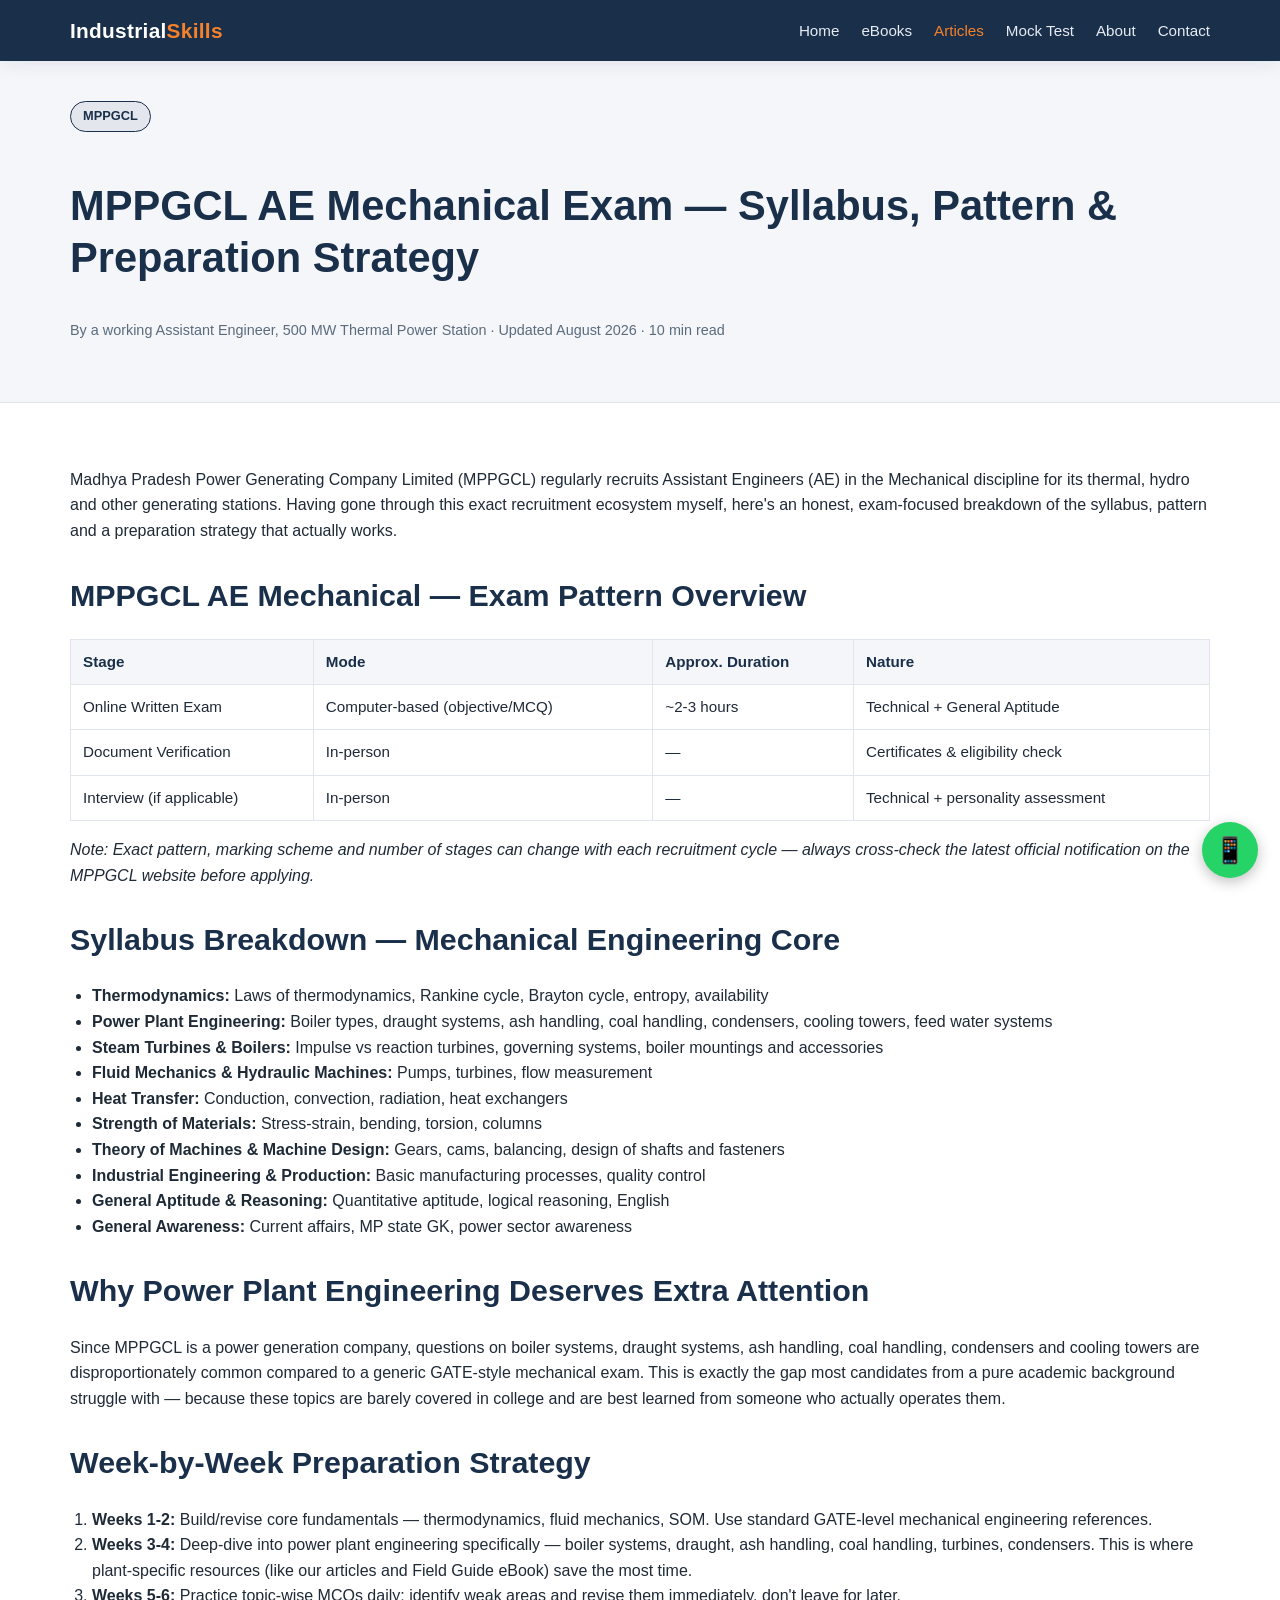
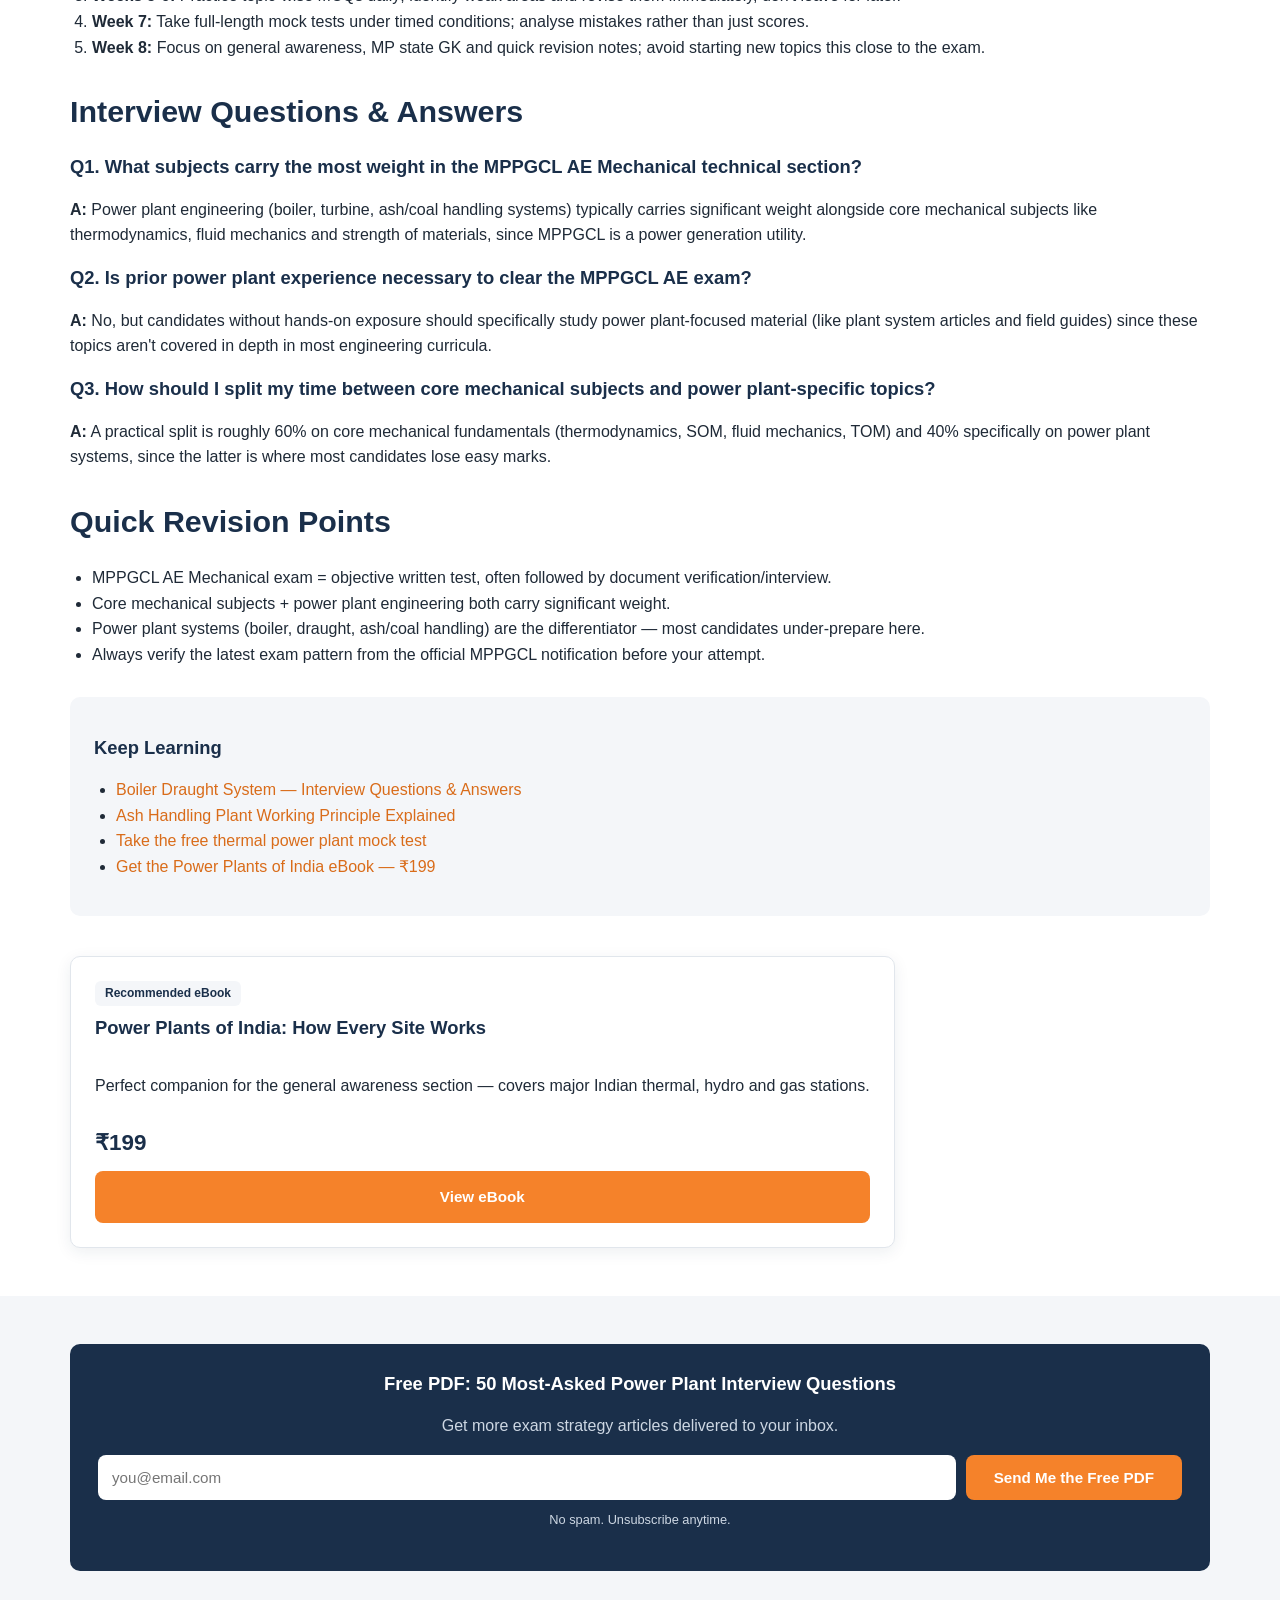
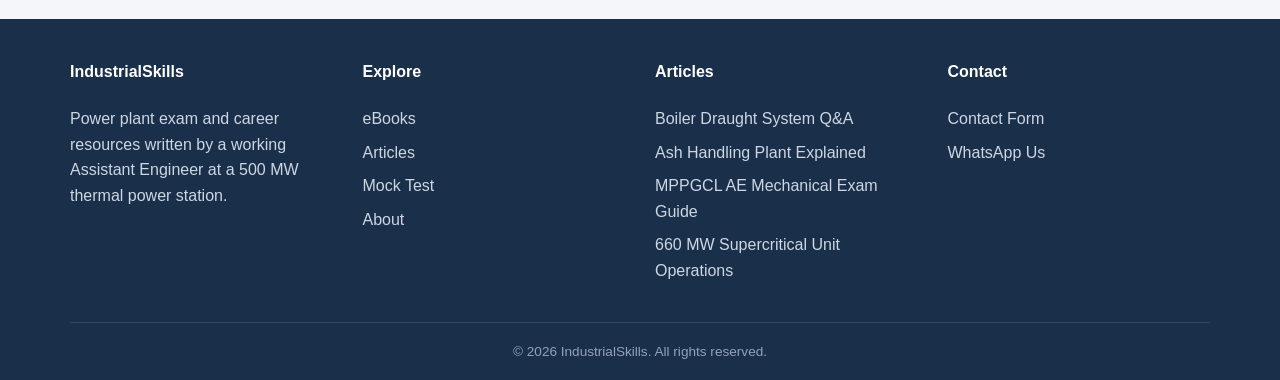
<file: article-mppgcl-ae-mechanical-exam.html>
<!DOCTYPE html>
<html lang="en">
<head>
<meta charset="UTF-8">
<meta name="viewport" content="width=device-width, initial-scale=1.0">
<title>MPPGCL AE Mechanical Exam — Syllabus, Pattern &amp; Preparation Strategy | IndustrialSkills</title>
<meta name="description" content="Complete MPPGCL Assistant Engineer Mechanical exam guide: syllabus breakdown, exam pattern, marking scheme and a week-by-week preparation strategy.">
<link rel="canonical" href="https://www.industrialskills.in/article-mppgcl-ae-mechanical-exam.html">
<meta property="og:title" content="MPPGCL AE Mechanical Exam — Syllabus, Pattern & Preparation Strategy">
<meta property="og:description" content="Complete syllabus, exam pattern and preparation strategy for MPPGCL AE Mechanical.">
<meta property="og:type" content="article">
<link rel="stylesheet" href="style.css">
<script type="application/ld+json">
{
  "@context": "https://schema.org",
  "@type": "Article",
  "headline": "MPPGCL AE Mechanical Exam — Syllabus, Pattern & Preparation Strategy",
  "description": "Complete MPPGCL Assistant Engineer Mechanical exam guide: syllabus breakdown, exam pattern, marking scheme and a week-by-week preparation strategy.",
  "author": {
    "@type": "Person",
    "name": "IndustrialSkills Founder",
    "jobTitle": "Assistant Engineer, 500 MW Thermal Power Station"
  },
  "publisher": {
    "@type": "Organization",
    "name": "IndustrialSkills"
  },
  "datePublished": "2026-06-25",
  "dateModified": "2026-08-02",
  "mainEntityOfPage": "https://www.industrialskills.in/article-mppgcl-ae-mechanical-exam.html"
}
</script>
</head>
<body>

<header class="site-header">
  <div class="nav-wrap">
    <a href="index.html" class="logo">Industrial<span>Skills</span></a>
    <button class="nav-toggle" aria-label="Toggle navigation">&#9776;</button>
    <nav class="main-nav">
      <ul>
        <li><a href="index.html">Home</a></li>
        <li><a href="ebooks.html">eBooks</a></li>
        <li><a href="articles.html" class="active">Articles</a></li>
        <li><a href="mock-test.html">Mock Test</a></li>
        <li><a href="about.html">About</a></li>
        <li><a href="contact.html">Contact</a></li>
      </ul>
    </nav>
  </div>
</header>

<section class="article-hero">
  <div class="container">
    <span class="badge" style="background:rgba(26,47,74,0.08); border-color:var(--navy); color:var(--navy);">MPPGCL</span>
    <h1>MPPGCL AE Mechanical Exam — Syllabus, Pattern &amp; Preparation Strategy</h1>
    <p class="article-meta">By a working Assistant Engineer, 500 MW Thermal Power Station &middot; Updated August 2026 &middot; 10 min read</p>
  </div>
</section>

<section>
  <div class="container">
    <div class="two-col">
      <div class="article-body">

        <p>Madhya Pradesh Power Generating Company Limited (MPPGCL) regularly recruits Assistant Engineers (AE) in the Mechanical discipline for its thermal, hydro and other generating stations. Having gone through this exact recruitment ecosystem myself, here's an honest, exam-focused breakdown of the syllabus, pattern and a preparation strategy that actually works.</p>

        <h2>MPPGCL AE Mechanical — Exam Pattern Overview</h2>
        <table>
          <thead>
            <tr><th>Stage</th><th>Mode</th><th>Approx. Duration</th><th>Nature</th></tr>
          </thead>
          <tbody>
            <tr><td>Online Written Exam</td><td>Computer-based (objective/MCQ)</td><td>~2-3 hours</td><td>Technical + General Aptitude</td></tr>
            <tr><td>Document Verification</td><td>In-person</td><td>—</td><td>Certificates &amp; eligibility check</td></tr>
            <tr><td>Interview (if applicable)</td><td>In-person</td><td>—</td><td>Technical + personality assessment</td></tr>
          </tbody>
        </table>
        <p><em>Note: Exact pattern, marking scheme and number of stages can change with each recruitment cycle — always cross-check the latest official notification on the MPPGCL website before applying.</em></p>

        <h2>Syllabus Breakdown — Mechanical Engineering Core</h2>
        <ul>
          <li><strong>Thermodynamics:</strong> Laws of thermodynamics, Rankine cycle, Brayton cycle, entropy, availability</li>
          <li><strong>Power Plant Engineering:</strong> Boiler types, draught systems, ash handling, coal handling, condensers, cooling towers, feed water systems</li>
          <li><strong>Steam Turbines &amp; Boilers:</strong> Impulse vs reaction turbines, governing systems, boiler mountings and accessories</li>
          <li><strong>Fluid Mechanics &amp; Hydraulic Machines:</strong> Pumps, turbines, flow measurement</li>
          <li><strong>Heat Transfer:</strong> Conduction, convection, radiation, heat exchangers</li>
          <li><strong>Strength of Materials:</strong> Stress-strain, bending, torsion, columns</li>
          <li><strong>Theory of Machines &amp; Machine Design:</strong> Gears, cams, balancing, design of shafts and fasteners</li>
          <li><strong>Industrial Engineering &amp; Production:</strong> Basic manufacturing processes, quality control</li>
          <li><strong>General Aptitude &amp; Reasoning:</strong> Quantitative aptitude, logical reasoning, English</li>
          <li><strong>General Awareness:</strong> Current affairs, MP state GK, power sector awareness</li>
        </ul>

        <h2>Why Power Plant Engineering Deserves Extra Attention</h2>
        <p>Since MPPGCL is a power generation company, questions on boiler systems, draught systems, ash handling, coal handling, condensers and cooling towers are disproportionately common compared to a generic GATE-style mechanical exam. This is exactly the gap most candidates from a pure academic background struggle with — because these topics are barely covered in college and are best learned from someone who actually operates them.</p>

        <h2>Week-by-Week Preparation Strategy</h2>
        <ol>
          <li><strong>Weeks 1-2:</strong> Build/revise core fundamentals — thermodynamics, fluid mechanics, SOM. Use standard GATE-level mechanical engineering references.</li>
          <li><strong>Weeks 3-4:</strong> Deep-dive into power plant engineering specifically — boiler systems, draught, ash handling, coal handling, turbines, condensers. This is where plant-specific resources (like our articles and Field Guide eBook) save the most time.</li>
          <li><strong>Weeks 5-6:</strong> Practice topic-wise MCQs daily; identify weak areas and revise them immediately, don't leave for later.</li>
          <li><strong>Week 7:</strong> Take full-length mock tests under timed conditions; analyse mistakes rather than just scores.</li>
          <li><strong>Week 8:</strong> Focus on general awareness, MP state GK and quick revision notes; avoid starting new topics this close to the exam.</li>
        </ol>

        <h2>Interview Questions &amp; Answers</h2>

        <div class="faq-item">
          <h3>Q1. What subjects carry the most weight in the MPPGCL AE Mechanical technical section?</h3>
          <p><strong>A:</strong> Power plant engineering (boiler, turbine, ash/coal handling systems) typically carries significant weight alongside core mechanical subjects like thermodynamics, fluid mechanics and strength of materials, since MPPGCL is a power generation utility.</p>
        </div>

        <div class="faq-item">
          <h3>Q2. Is prior power plant experience necessary to clear the MPPGCL AE exam?</h3>
          <p><strong>A:</strong> No, but candidates without hands-on exposure should specifically study power plant-focused material (like plant system articles and field guides) since these topics aren't covered in depth in most engineering curricula.</p>
        </div>

        <div class="faq-item">
          <h3>Q3. How should I split my time between core mechanical subjects and power plant-specific topics?</h3>
          <p><strong>A:</strong> A practical split is roughly 60% on core mechanical fundamentals (thermodynamics, SOM, fluid mechanics, TOM) and 40% specifically on power plant systems, since the latter is where most candidates lose easy marks.</p>
        </div>

        <h2>Quick Revision Points</h2>
        <ul>
          <li>MPPGCL AE Mechanical exam = objective written test, often followed by document verification/interview.</li>
          <li>Core mechanical subjects + power plant engineering both carry significant weight.</li>
          <li>Power plant systems (boiler, draught, ash/coal handling) are the differentiator — most candidates under-prepare here.</li>
          <li>Always verify the latest exam pattern from the official MPPGCL notification before your attempt.</li>
        </ul>

        <div class="related-links">
          <h3>Keep Learning</h3>
          <ul>
            <li><a href="article-boiler-draught-system.html">Boiler Draught System — Interview Questions &amp; Answers</a></li>
            <li><a href="article-ash-handling-plant.html">Ash Handling Plant Working Principle Explained</a></li>
            <li><a href="mock-test.html">Take the free thermal power plant mock test</a></li>
            <li><a href="ebooks.html">Get the Power Plants of India eBook — ₹199</a></li>
          </ul>
        </div>

      </div>

      <aside>
        <div class="card">
          <span class="tag">Recommended eBook</span>
          <h3>Power Plants of India: How Every Site Works</h3>
          <p>Perfect companion for the general awareness section — covers major Indian thermal, hydro and gas stations.</p>
          <div class="price">₹199</div>
          <a href="ebooks.html" class="btn btn-primary btn-block">View eBook</a>
        </div>
      </aside>
    </div>
  </div>
</section>

<section class="section-alt">
  <div class="container">
    <div class="email-signup">
      <h3>Free PDF: 50 Most-Asked Power Plant Interview Questions</h3>
      <p>Get more exam strategy articles delivered to your inbox.</p>
      <form class="signup-form" action="#" method="post">
        <input type="email" name="email" placeholder="you@email.com" required aria-label="Email address">
        <button type="submit" class="btn btn-primary">Send Me the Free PDF</button>
      </form>
      <p class="form-success">Thanks! Check your inbox for the free PDF shortly.</p>
      <p class="form-note">No spam. Unsubscribe anytime.</p>
    </div>
  </div>
</section>

<footer class="site-footer">
  <div class="container">
    <div class="footer-grid">
      <div>
        <h4>IndustrialSkills</h4>
        <p>Power plant exam and career resources written by a working Assistant Engineer at a 500 MW thermal power station.</p>
      </div>
      <div>
        <h4>Explore</h4>
        <ul>
          <li><a href="ebooks.html">eBooks</a></li>
          <li><a href="articles.html">Articles</a></li>
          <li><a href="mock-test.html">Mock Test</a></li>
          <li><a href="about.html">About</a></li>
        </ul>
      </div>
      <div>
        <h4>Articles</h4>
        <ul>
          <li><a href="article-boiler-draught-system.html">Boiler Draught System Q&amp;A</a></li>
          <li><a href="article-ash-handling-plant.html">Ash Handling Plant Explained</a></li>
          <li><a href="article-mppgcl-ae-mechanical-exam.html">MPPGCL AE Mechanical Exam Guide</a></li>
          <li><a href="article-660mw-supercritical-unit-operations.html">660 MW Supercritical Unit Operations</a></li>
        </ul>
      </div>
      <div>
        <h4>Contact</h4>
        <ul>
          <li><a href="contact.html">Contact Form</a></li>
          <li><a href="https://wa.me/919999999999" target="_blank" rel="noopener">WhatsApp Us</a></li>
        </ul>
      </div>
    </div>
    <div class="footer-bottom">
      &copy; 2026 IndustrialSkills. All rights reserved.
    </div>
  </div>
</footer>

<a href="https://wa.me/919999999999" class="whatsapp-float" target="_blank" rel="noopener" aria-label="Chat on WhatsApp">&#128241;</a>

<script src="script.js"></script>
</body>
</html>
</file>
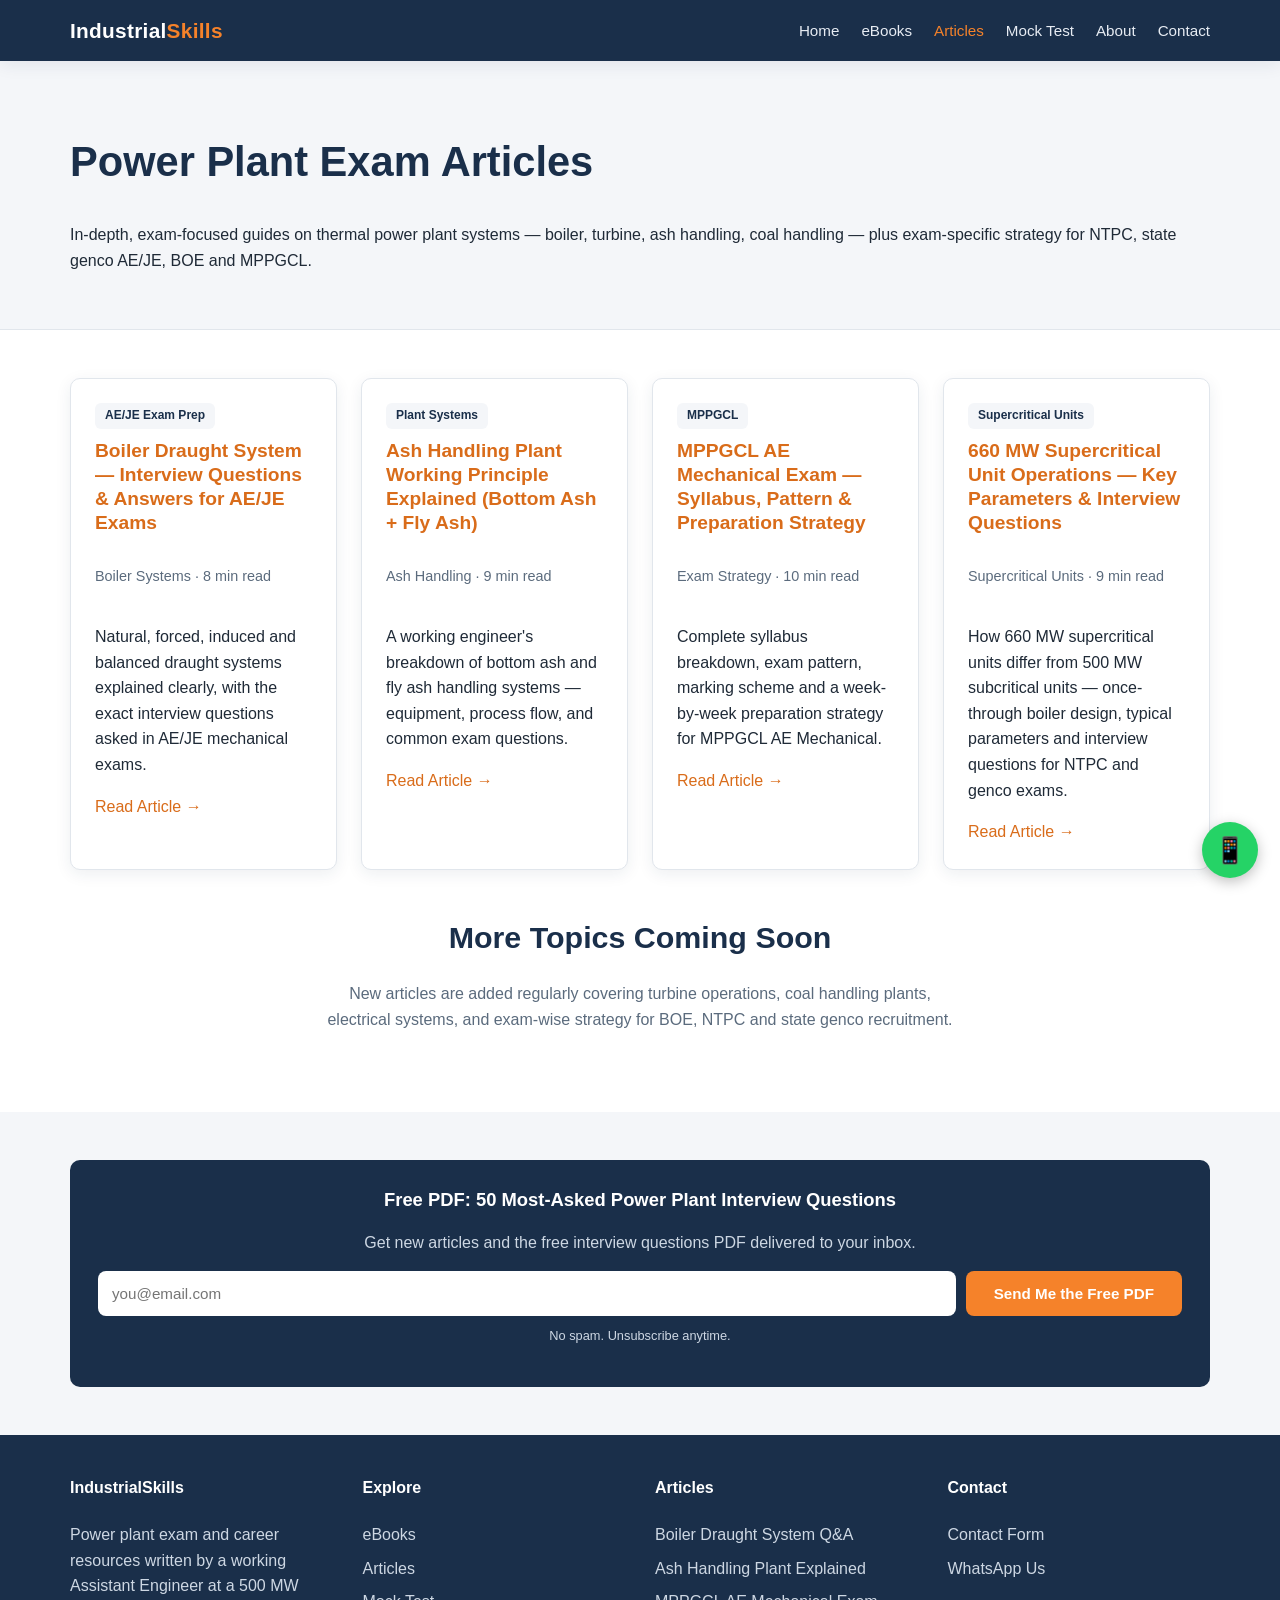
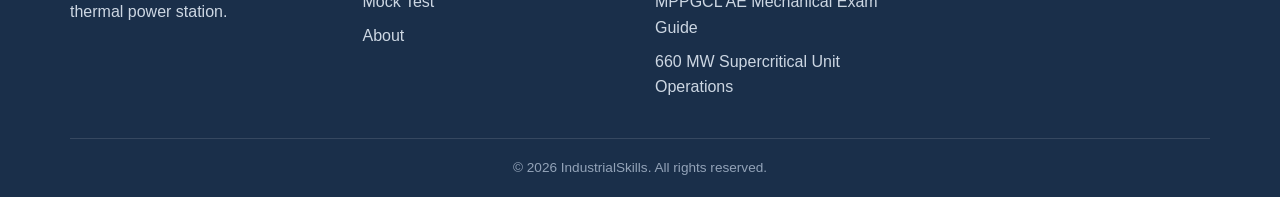
<file: articles.html>
<!DOCTYPE html>
<html lang="en">
<head>
<meta charset="UTF-8">
<meta name="viewport" content="width=device-width, initial-scale=1.0">
<title>Power Plant Exam Articles — AE/JE, NTPC, BOE, MPPGCL | IndustrialSkills</title>
<meta name="description" content="Free, in-depth articles on thermal power plant systems and exam preparation for NTPC, state genco AE/JE, BOE and MPPGCL — written by a working plant engineer.">
<link rel="canonical" href="https://www.industrialskills.in/articles.html">
<link rel="stylesheet" href="style.css">
</head>
<body>

<header class="site-header">
  <div class="nav-wrap">
    <a href="index.html" class="logo">Industrial<span>Skills</span></a>
    <button class="nav-toggle" aria-label="Toggle navigation">&#9776;</button>
    <nav class="main-nav">
      <ul>
        <li><a href="index.html">Home</a></li>
        <li><a href="ebooks.html">eBooks</a></li>
        <li><a href="articles.html" class="active">Articles</a></li>
        <li><a href="mock-test.html">Mock Test</a></li>
        <li><a href="about.html">About</a></li>
        <li><a href="contact.html">Contact</a></li>
      </ul>
    </nav>
  </div>
</header>

<section class="article-hero">
  <div class="container">
    <h1>Power Plant Exam Articles</h1>
    <p>In-depth, exam-focused guides on thermal power plant systems — boiler, turbine, ash handling, coal handling — plus exam-specific strategy for NTPC, state genco AE/JE, BOE and MPPGCL.</p>
  </div>
</section>

<section>
  <div class="container">
    <div class="grid">
      <div class="card">
        <span class="tag">AE/JE Exam Prep</span>
        <h2 style="margin-top:0; font-size:1.2rem;"><a href="article-boiler-draught-system.html">Boiler Draught System — Interview Questions &amp; Answers for AE/JE Exams</a></h2>
        <p class="article-meta">Boiler Systems &middot; 8 min read</p>
        <p>Natural, forced, induced and balanced draught systems explained clearly, with the exact interview questions asked in AE/JE mechanical exams.</p>
        <a href="article-boiler-draught-system.html">Read Article →</a>
      </div>
      <div class="card">
        <span class="tag">Plant Systems</span>
        <h2 style="margin-top:0; font-size:1.2rem;"><a href="article-ash-handling-plant.html">Ash Handling Plant Working Principle Explained (Bottom Ash + Fly Ash)</a></h2>
        <p class="article-meta">Ash Handling &middot; 9 min read</p>
        <p>A working engineer's breakdown of bottom ash and fly ash handling systems — equipment, process flow, and common exam questions.</p>
        <a href="article-ash-handling-plant.html">Read Article →</a>
      </div>
      <div class="card">
        <span class="tag">MPPGCL</span>
        <h2 style="margin-top:0; font-size:1.2rem;"><a href="article-mppgcl-ae-mechanical-exam.html">MPPGCL AE Mechanical Exam — Syllabus, Pattern &amp; Preparation Strategy</a></h2>
        <p class="article-meta">Exam Strategy &middot; 10 min read</p>
        <p>Complete syllabus breakdown, exam pattern, marking scheme and a week-by-week preparation strategy for MPPGCL AE Mechanical.</p>
        <a href="article-mppgcl-ae-mechanical-exam.html">Read Article →</a>
      </div>
      <div class="card">
        <span class="tag">Supercritical Units</span>
        <h2 style="margin-top:0; font-size:1.2rem;"><a href="article-660mw-supercritical-unit-operations.html">660 MW Supercritical Unit Operations — Key Parameters &amp; Interview Questions</a></h2>
        <p class="article-meta">Supercritical Units &middot; 9 min read</p>
        <p>How 660 MW supercritical units differ from 500 MW subcritical units — once-through boiler design, typical parameters and interview questions for NTPC and genco exams.</p>
        <a href="article-660mw-supercritical-unit-operations.html">Read Article →</a>
      </div>
    </div>

    <div class="section-head" style="margin-top:48px;">
      <h2>More Topics Coming Soon</h2>
      <p>New articles are added regularly covering turbine operations, coal handling plants, electrical systems, and exam-wise strategy for BOE, NTPC and state genco recruitment.</p>
    </div>
  </div>
</section>

<section class="section-alt">
  <div class="container">
    <div class="email-signup">
      <h3>Free PDF: 50 Most-Asked Power Plant Interview Questions</h3>
      <p>Get new articles and the free interview questions PDF delivered to your inbox.</p>
      <form class="signup-form" action="#" method="post">
        <input type="email" name="email" placeholder="you@email.com" required aria-label="Email address">
        <button type="submit" class="btn btn-primary">Send Me the Free PDF</button>
      </form>
      <p class="form-success">Thanks! Check your inbox for the free PDF shortly.</p>
      <p class="form-note">No spam. Unsubscribe anytime.</p>
    </div>
  </div>
</section>

<footer class="site-footer">
  <div class="container">
    <div class="footer-grid">
      <div>
        <h4>IndustrialSkills</h4>
        <p>Power plant exam and career resources written by a working Assistant Engineer at a 500 MW thermal power station.</p>
      </div>
      <div>
        <h4>Explore</h4>
        <ul>
          <li><a href="ebooks.html">eBooks</a></li>
          <li><a href="articles.html">Articles</a></li>
          <li><a href="mock-test.html">Mock Test</a></li>
          <li><a href="about.html">About</a></li>
        </ul>
      </div>
      <div>
        <h4>Articles</h4>
        <ul>
          <li><a href="article-boiler-draught-system.html">Boiler Draught System Q&amp;A</a></li>
          <li><a href="article-ash-handling-plant.html">Ash Handling Plant Explained</a></li>
          <li><a href="article-mppgcl-ae-mechanical-exam.html">MPPGCL AE Mechanical Exam Guide</a></li>
          <li><a href="article-660mw-supercritical-unit-operations.html">660 MW Supercritical Unit Operations</a></li>
        </ul>
      </div>
      <div>
        <h4>Contact</h4>
        <ul>
          <li><a href="contact.html">Contact Form</a></li>
          <li><a href="https://wa.me/919999999999" target="_blank" rel="noopener">WhatsApp Us</a></li>
        </ul>
      </div>
    </div>
    <div class="footer-bottom">
      &copy; 2026 IndustrialSkills. All rights reserved.
    </div>
  </div>
</footer>

<a href="https://wa.me/919999999999" class="whatsapp-float" target="_blank" rel="noopener" aria-label="Chat on WhatsApp">&#128241;</a>

<script src="script.js"></script>
</body>
</html>
</file>
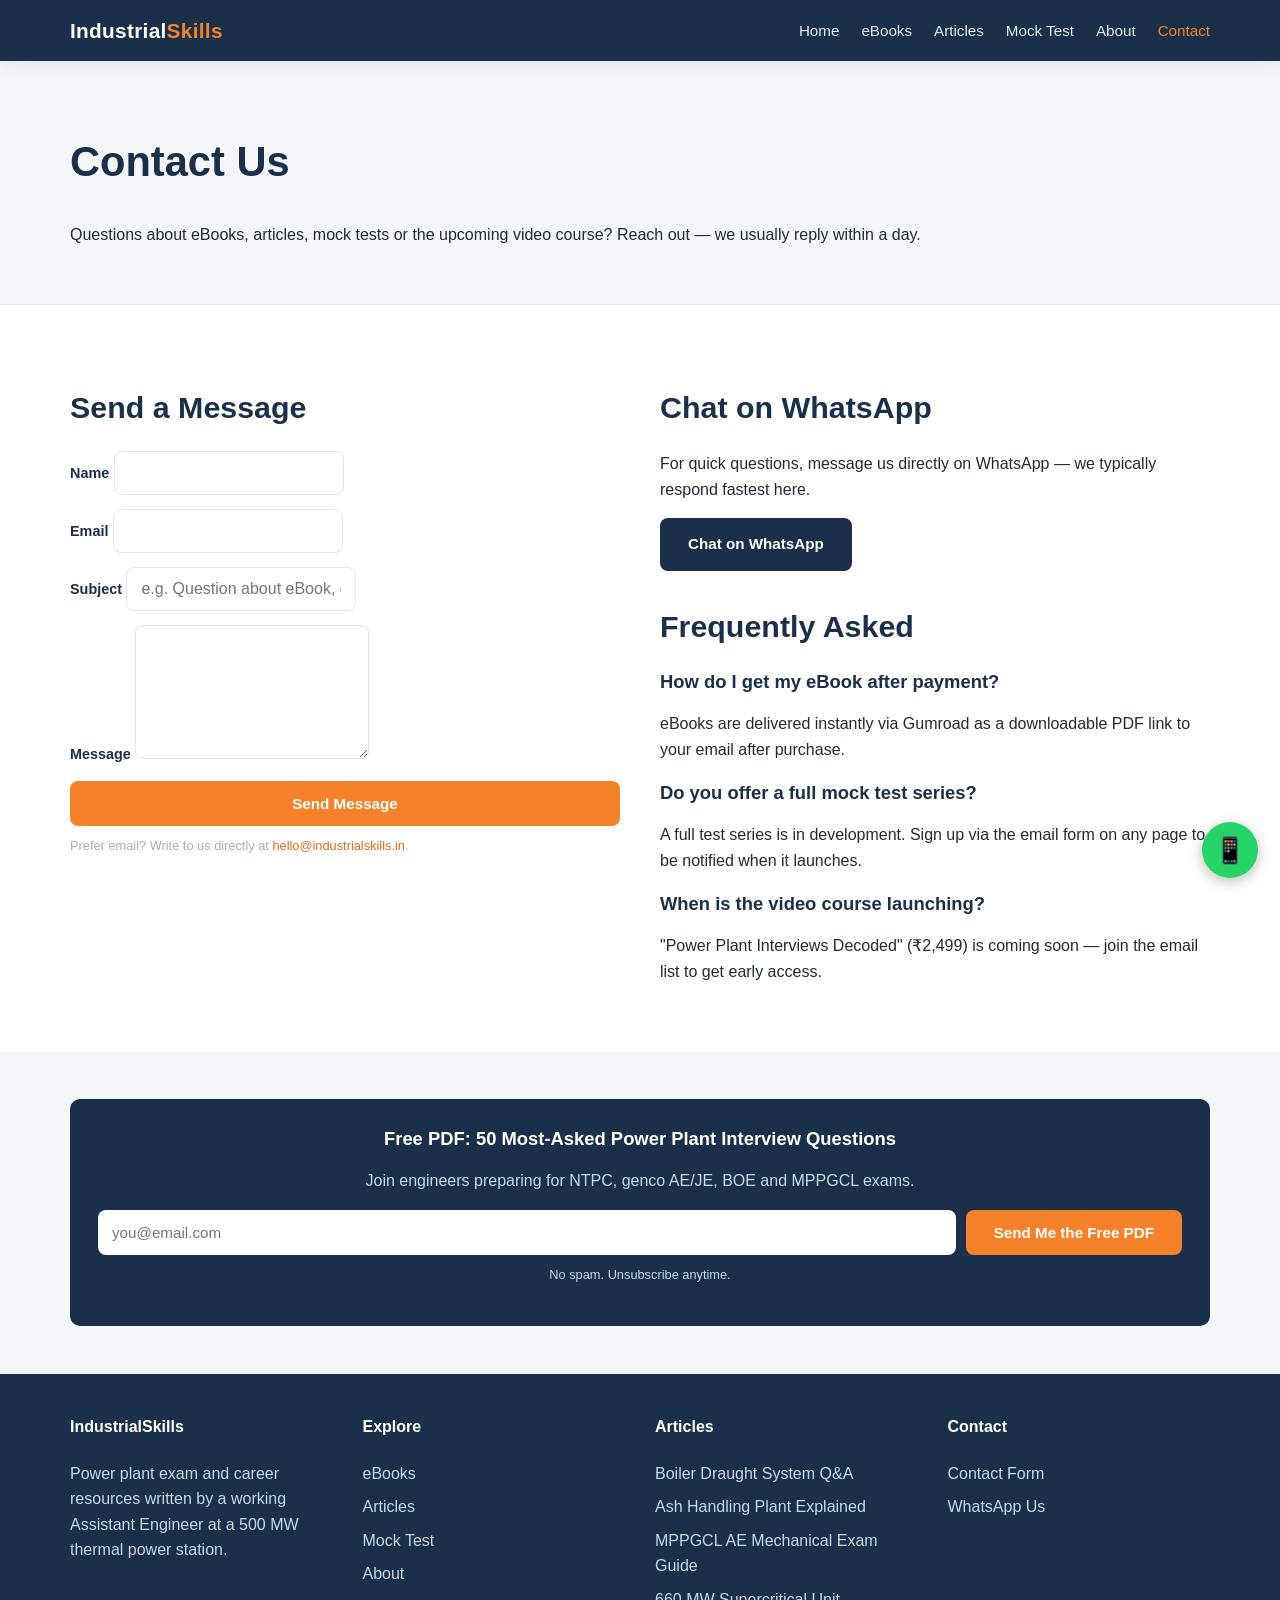
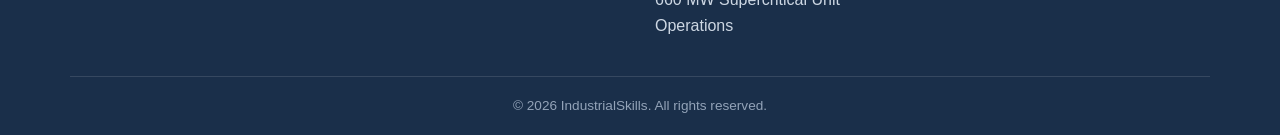
<file: contact.html>
<!DOCTYPE html>
<html lang="en">
<head>
<meta charset="UTF-8">
<meta name="viewport" content="width=device-width, initial-scale=1.0">
<title>Contact IndustrialSkills — Questions on Power Plant Exams &amp; eBooks</title>
<meta name="description" content="Get in touch with IndustrialSkills for questions about eBooks, articles, mock tests or power plant exam preparation. Contact form or WhatsApp.">
<link rel="canonical" href="https://www.industrialskills.in/contact.html">
<link rel="stylesheet" href="style.css">
</head>
<body>

<header class="site-header">
  <div class="nav-wrap">
    <a href="index.html" class="logo">Industrial<span>Skills</span></a>
    <button class="nav-toggle" aria-label="Toggle navigation">&#9776;</button>
    <nav class="main-nav">
      <ul>
        <li><a href="index.html">Home</a></li>
        <li><a href="ebooks.html">eBooks</a></li>
        <li><a href="articles.html">Articles</a></li>
        <li><a href="mock-test.html">Mock Test</a></li>
        <li><a href="about.html">About</a></li>
        <li><a href="contact.html" class="active">Contact</a></li>
      </ul>
    </nav>
  </div>
</header>

<section class="article-hero">
  <div class="container">
    <h1>Contact Us</h1>
    <p>Questions about eBooks, articles, mock tests or the upcoming video course? Reach out — we usually reply within a day.</p>
  </div>
</section>

<section>
  <div class="container">
    <div class="two-col">
      <div>
        <h2>Send a Message</h2>
        <!-- Replace the action URL below with your Formspree endpoint, e.g. https://formspree.io/f/yourFormID -->
        <form class="contact-form" action="https://formspree.io/f/yourFormID" method="POST">
          <div>
            <label for="name">Name</label>
            <input type="text" id="name" name="name" required>
          </div>
          <div>
            <label for="email">Email</label>
            <input type="email" id="email" name="email" required>
          </div>
          <div>
            <label for="subject">Subject</label>
            <input type="text" id="subject" name="subject" placeholder="e.g. Question about eBook, exam guidance">
          </div>
          <div>
            <label for="message">Message</label>
            <textarea id="message" name="message" rows="6" required></textarea>
          </div>
          <button type="submit" class="btn btn-primary">Send Message</button>
        </form>
        <p class="form-note">Prefer email? Write to us directly at <a href="mailto:hello@industrialskills.in">hello@industrialskills.in</a>.</p>
      </div>

      <div>
        <h2>Chat on WhatsApp</h2>
        <p>For quick questions, message us directly on WhatsApp — we typically respond fastest here.</p>
        <a href="https://wa.me/919999999999" class="btn btn-navy" target="_blank" rel="noopener">Chat on WhatsApp</a>

        <h2 style="margin-top:36px;">Frequently Asked</h2>
        <div class="faq-item">
          <h3>How do I get my eBook after payment?</h3>
          <p>eBooks are delivered instantly via Gumroad as a downloadable PDF link to your email after purchase.</p>
        </div>
        <div class="faq-item">
          <h3>Do you offer a full mock test series?</h3>
          <p>A full test series is in development. Sign up via the email form on any page to be notified when it launches.</p>
        </div>
        <div class="faq-item">
          <h3>When is the video course launching?</h3>
          <p>"Power Plant Interviews Decoded" (₹2,499) is coming soon — join the email list to get early access.</p>
        </div>
      </div>
    </div>
  </div>
</section>

<section class="section-alt">
  <div class="container">
    <div class="email-signup">
      <h3>Free PDF: 50 Most-Asked Power Plant Interview Questions</h3>
      <p>Join engineers preparing for NTPC, genco AE/JE, BOE and MPPGCL exams.</p>
      <form class="signup-form" action="#" method="post">
        <input type="email" name="email" placeholder="you@email.com" required aria-label="Email address">
        <button type="submit" class="btn btn-primary">Send Me the Free PDF</button>
      </form>
      <p class="form-success">Thanks! Check your inbox for the free PDF shortly.</p>
      <p class="form-note">No spam. Unsubscribe anytime.</p>
    </div>
  </div>
</section>

<footer class="site-footer">
  <div class="container">
    <div class="footer-grid">
      <div>
        <h4>IndustrialSkills</h4>
        <p>Power plant exam and career resources written by a working Assistant Engineer at a 500 MW thermal power station.</p>
      </div>
      <div>
        <h4>Explore</h4>
        <ul>
          <li><a href="ebooks.html">eBooks</a></li>
          <li><a href="articles.html">Articles</a></li>
          <li><a href="mock-test.html">Mock Test</a></li>
          <li><a href="about.html">About</a></li>
        </ul>
      </div>
      <div>
        <h4>Articles</h4>
        <ul>
          <li><a href="article-boiler-draught-system.html">Boiler Draught System Q&amp;A</a></li>
          <li><a href="article-ash-handling-plant.html">Ash Handling Plant Explained</a></li>
          <li><a href="article-mppgcl-ae-mechanical-exam.html">MPPGCL AE Mechanical Exam Guide</a></li>
          <li><a href="article-660mw-supercritical-unit-operations.html">660 MW Supercritical Unit Operations</a></li>
        </ul>
      </div>
      <div>
        <h4>Contact</h4>
        <ul>
          <li><a href="contact.html">Contact Form</a></li>
          <li><a href="https://wa.me/919999999999" target="_blank" rel="noopener">WhatsApp Us</a></li>
        </ul>
      </div>
    </div>
    <div class="footer-bottom">
      &copy; 2026 IndustrialSkills. All rights reserved.
    </div>
  </div>
</footer>

<a href="https://wa.me/919999999999" class="whatsapp-float" target="_blank" rel="noopener" aria-label="Chat on WhatsApp">&#128241;</a>

<script src="script.js"></script>
</body>
</html>
</file>
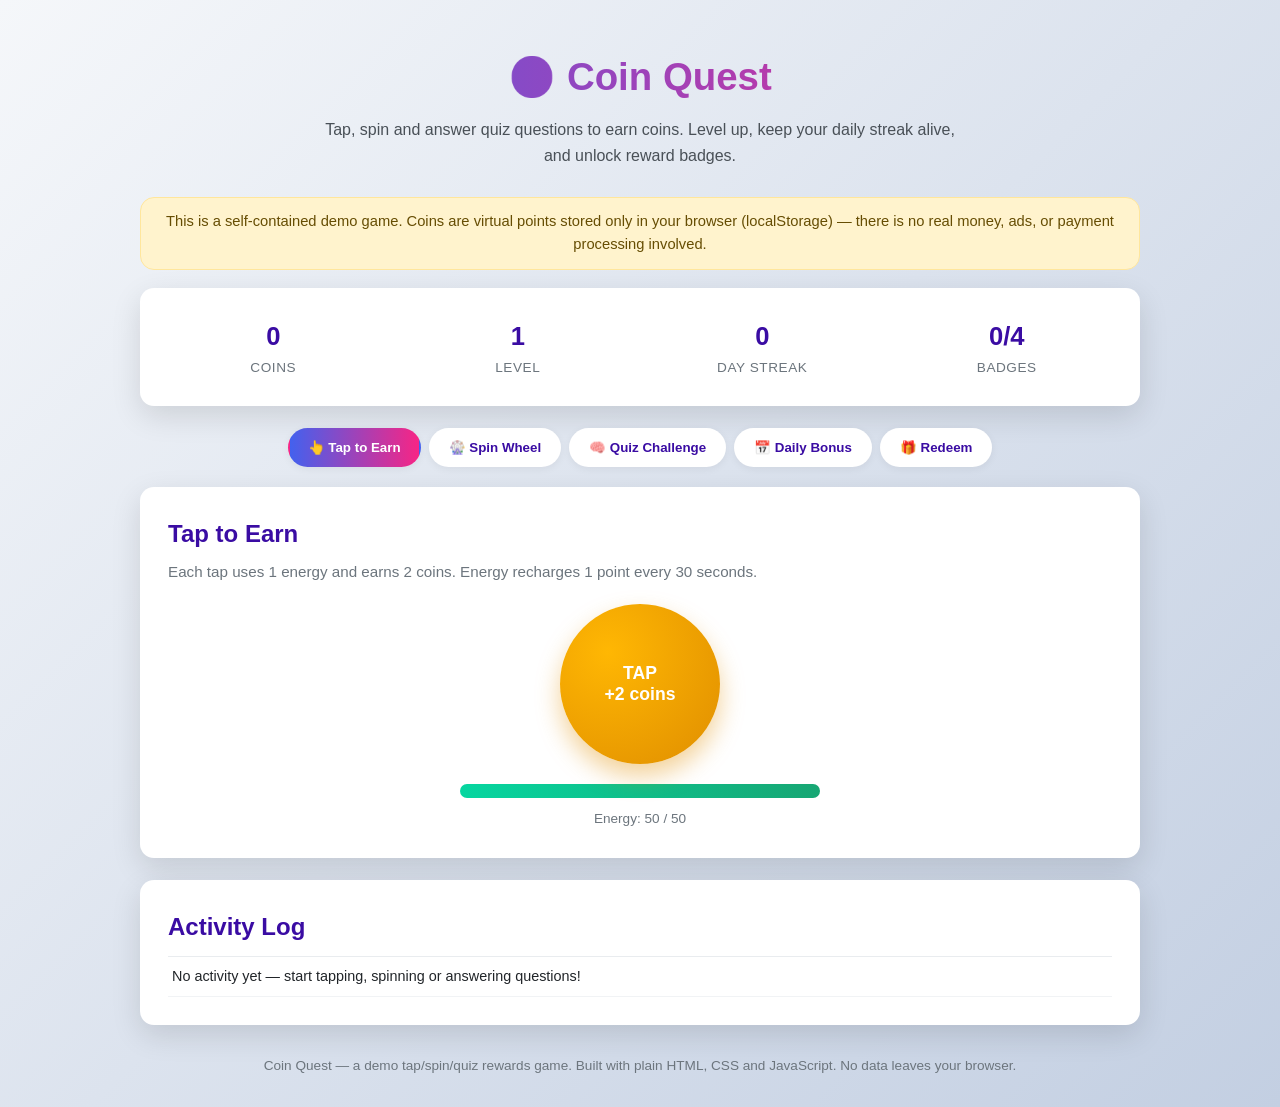
<file: earn-game.html>
<!DOCTYPE html>
<html lang="en">
<head>
<meta charset="UTF-8">
<meta name="viewport" content="width=device-width, initial-scale=1.0">
<title>Coin Quest - Play Simple Games & Earn Coins (Demo)</title>
<meta name="description" content="Coin Quest is a free browser game where you tap, spin and answer quizzes to earn virtual coins. A demo rewards app built with plain HTML, CSS and JavaScript.">
<style>
    :root {
        --primary: #4361ee;
        --secondary: #3a0ca3;
        --accent: #f72585;
        --gold: #ffb703;
        --light: #f8f9fa;
        --dark: #212529;
        --success: #06d6a0;
        --border-radius: 14px;
        --shadow: 0 10px 30px rgba(0, 0, 0, 0.12);
        --transition: all 0.25s ease;
    }

    * {
        margin: 0;
        padding: 0;
        box-sizing: border-box;
        font-family: 'Segoe UI', Tahoma, Geneva, Verdana, sans-serif;
    }

    body {
        background: linear-gradient(135deg, #f5f7fa 0%, #c3cfe2 100%);
        color: var(--dark);
        line-height: 1.6;
        min-height: 100vh;
        padding: 20px;
    }

    .container {
        max-width: 1000px;
        margin: 0 auto;
    }

    header {
        text-align: center;
        padding: 26px 0 10px;
    }

    header h1 {
        font-size: 2.4rem;
        margin-bottom: 10px;
        background: linear-gradient(to right, var(--primary), var(--accent));
        -webkit-background-clip: text;
        -webkit-text-fill-color: transparent;
    }

    header p {
        max-width: 640px;
        margin: 0 auto;
        color: #495057;
    }

    .disclaimer {
        background: #fff3cd;
        border: 1px solid #ffe69c;
        color: #664d03;
        border-radius: var(--border-radius);
        padding: 12px 18px;
        margin: 18px 0;
        font-size: 0.92rem;
        text-align: center;
    }

    .wallet-bar {
        display: flex;
        flex-wrap: wrap;
        gap: 14px;
        justify-content: center;
        background: white;
        border-radius: var(--border-radius);
        box-shadow: var(--shadow);
        padding: 18px;
        margin-bottom: 22px;
    }

    .stat {
        flex: 1 1 140px;
        text-align: center;
        padding: 10px;
    }

    .stat .value {
        font-size: 1.6rem;
        font-weight: 700;
        color: var(--secondary);
    }

    .stat .label {
        font-size: 0.85rem;
        color: #6c757d;
        text-transform: uppercase;
        letter-spacing: 0.04em;
    }

    .tabs {
        display: flex;
        flex-wrap: wrap;
        gap: 8px;
        justify-content: center;
        margin-bottom: 20px;
    }

    .tab-btn {
        background: white;
        border: 2px solid transparent;
        padding: 10px 18px;
        border-radius: 999px;
        cursor: pointer;
        font-weight: 600;
        color: var(--secondary);
        box-shadow: 0 2px 8px rgba(0,0,0,0.06);
        transition: var(--transition);
    }

    .tab-btn.active {
        background: linear-gradient(to right, var(--primary), var(--accent));
        color: white;
    }

    .card {
        background: white;
        border-radius: var(--border-radius);
        box-shadow: var(--shadow);
        padding: 28px;
        margin-bottom: 22px;
        display: none;
    }

    .card.active {
        display: block;
    }

    .card h2 {
        color: var(--secondary);
        margin-bottom: 6px;
    }

    .card .sub {
        color: #6c757d;
        margin-bottom: 20px;
        font-size: 0.95rem;
    }

    /* Tap game */
    .tap-zone {
        text-align: center;
    }

    #tapButton {
        width: 160px;
        height: 160px;
        border-radius: 50%;
        border: none;
        background: radial-gradient(circle at 30% 30%, var(--gold), #e08e00);
        color: white;
        font-size: 1.1rem;
        font-weight: 700;
        cursor: pointer;
        box-shadow: 0 12px 24px rgba(224,142,0,0.4);
        transition: transform 0.08s ease;
        user-select: none;
    }

    #tapButton:active {
        transform: scale(0.94);
    }

    #tapButton:disabled {
        background: #ced4da;
        box-shadow: none;
        cursor: not-allowed;
    }

    .energy-bar-outer {
        width: 100%;
        max-width: 360px;
        margin: 20px auto 0;
        height: 14px;
        background: #e9ecef;
        border-radius: 999px;
        overflow: hidden;
    }

    .energy-bar-inner {
        height: 100%;
        background: linear-gradient(to right, var(--success), #17a673);
        width: 0%;
        transition: width 0.3s ease;
    }

    /* Spin wheel */
    .wheel-wrap {
        display: flex;
        flex-direction: column;
        align-items: center;
        gap: 20px;
    }

    .wheel {
        width: 260px;
        height: 260px;
        border-radius: 50%;
        border: 8px solid white;
        box-shadow: 0 0 0 4px var(--secondary), var(--shadow);
        position: relative;
        transition: transform 4s cubic-bezier(0.17, 0.67, 0.12, 0.99);
        background: conic-gradient(
            #4361ee 0deg 45deg,
            #f72585 45deg 90deg,
            #ffb703 90deg 135deg,
            #06d6a0 135deg 180deg,
            #3a0ca3 180deg 225deg,
            #e63946 225deg 270deg,
            #4cc9f0 270deg 315deg,
            #7209b7 315deg 360deg
        );
    }

    .wheel-labels {
        position: absolute;
        inset: 0;
        pointer-events: none;
    }

    .wheel-labels span {
        position: absolute;
        left: 50%;
        top: 50%;
        transform-origin: 0 0;
        color: white;
        font-weight: 700;
        font-size: 0.9rem;
        text-shadow: 0 1px 2px rgba(0,0,0,0.4);
    }

    .pointer {
        width: 0;
        height: 0;
        border-left: 14px solid transparent;
        border-right: 14px solid transparent;
        border-top: 22px solid var(--dark);
        margin-bottom: -6px;
    }

    /* Quiz */
    .quiz-question {
        font-weight: 600;
        margin-bottom: 14px;
        font-size: 1.05rem;
    }

    .quiz-options {
        display: grid;
        grid-template-columns: 1fr 1fr;
        gap: 10px;
        margin-bottom: 16px;
    }

    .quiz-option {
        padding: 12px;
        border: 2px solid #e9ecef;
        border-radius: 10px;
        background: var(--light);
        cursor: pointer;
        text-align: left;
        transition: var(--transition);
    }

    .quiz-option:hover {
        border-color: var(--primary);
    }

    .quiz-option.correct {
        background: #d1fae5;
        border-color: var(--success);
    }

    .quiz-option.wrong {
        background: #fee2e2;
        border-color: #ef4444;
    }

    /* Buttons */
    .btn {
        display: inline-block;
        background: linear-gradient(to right, var(--primary), var(--secondary));
        color: white;
        border: none;
        padding: 12px 26px;
        border-radius: 999px;
        font-weight: 700;
        cursor: pointer;
        transition: var(--transition);
    }

    .btn:hover {
        transform: translateY(-2px);
    }

    .btn:disabled {
        background: #ced4da;
        cursor: not-allowed;
        transform: none;
    }

    .btn-block {
        display: block;
        width: 100%;
        text-align: center;
    }

    .center {
        text-align: center;
    }

    .cooldown-note {
        margin-top: 10px;
        font-size: 0.85rem;
        color: #6c757d;
        text-align: center;
    }

    /* Redeem */
    .badges {
        display: grid;
        grid-template-columns: repeat(auto-fit, minmax(180px, 1fr));
        gap: 16px;
        margin-bottom: 16px;
    }

    .badge {
        border: 2px solid #e9ecef;
        border-radius: var(--border-radius);
        padding: 18px;
        text-align: center;
    }

    .badge .icon {
        font-size: 2rem;
    }

    .badge h3 {
        margin: 8px 0 4px;
        color: var(--secondary);
    }

    .badge .cost {
        color: #6c757d;
        font-size: 0.9rem;
        margin-bottom: 10px;
    }

    .badge.unlocked {
        border-color: var(--success);
        background: #ecfdf5;
    }

    /* Log */
    .log-list {
        max-height: 220px;
        overflow-y: auto;
        border-top: 1px solid #e9ecef;
        margin-top: 10px;
    }

    .log-item {
        display: flex;
        justify-content: space-between;
        padding: 8px 4px;
        border-bottom: 1px solid #f1f3f5;
        font-size: 0.9rem;
    }

    .log-item .coins {
        font-weight: 700;
        color: var(--success);
    }

    .log-item .coins.neg {
        color: #ef4444;
    }

    footer {
        text-align: center;
        color: #6c757d;
        font-size: 0.85rem;
        margin: 30px 0 10px;
    }

    @media (max-width: 480px) {
        .quiz-options {
            grid-template-columns: 1fr;
        }
    }
</style>
</head>
<body>
<div class="container">
    <header>
        <h1>🪙 Coin Quest</h1>
        <p>Tap, spin and answer quiz questions to earn coins. Level up, keep your daily streak alive, and unlock reward badges.</p>
    </header>

    <div class="disclaimer">
        This is a self-contained demo game. Coins are virtual points stored only in your browser
        (<code>localStorage</code>) — there is no real money, ads, or payment processing involved.
    </div>

    <div class="wallet-bar">
        <div class="stat">
            <div class="value" id="statCoins">0</div>
            <div class="label">Coins</div>
        </div>
        <div class="stat">
            <div class="value" id="statLevel">1</div>
            <div class="label">Level</div>
        </div>
        <div class="stat">
            <div class="value" id="statStreak">0</div>
            <div class="label">Day Streak</div>
        </div>
        <div class="stat">
            <div class="value" id="statBadges">0/4</div>
            <div class="label">Badges</div>
        </div>
    </div>

    <div class="tabs">
        <button class="tab-btn active" data-tab="tap">👆 Tap to Earn</button>
        <button class="tab-btn" data-tab="spin">🎡 Spin Wheel</button>
        <button class="tab-btn" data-tab="quiz">🧠 Quiz Challenge</button>
        <button class="tab-btn" data-tab="daily">📅 Daily Bonus</button>
        <button class="tab-btn" data-tab="redeem">🎁 Redeem</button>
    </div>

    <div class="card active" id="tab-tap">
        <h2>Tap to Earn</h2>
        <p class="sub">Each tap uses 1 energy and earns 2 coins. Energy recharges 1 point every 30 seconds.</p>
        <div class="tap-zone">
            <button id="tapButton">TAP<br>+2 coins</button>
            <div class="energy-bar-outer"><div class="energy-bar-inner" id="energyBar"></div></div>
            <div class="cooldown-note" id="energyNote">Energy: 50 / 50</div>
        </div>
    </div>

    <div class="card" id="tab-spin">
        <h2>Spin the Wheel</h2>
        <p class="sub">Free spin every 30 minutes. Land on a slice and collect the coins shown.</p>
        <div class="wheel-wrap">
            <div class="pointer"></div>
            <div class="wheel" id="wheel">
                <div class="wheel-labels" id="wheelLabels"></div>
            </div>
            <button class="btn" id="spinButton">Spin Now</button>
            <div class="cooldown-note" id="spinNote"></div>
        </div>
    </div>

    <div class="card" id="tab-quiz">
        <h2>Quiz Challenge</h2>
        <p class="sub">Answer up to 5 questions per day. Correct answers earn 30 coins each.</p>
        <div id="quizArea"></div>
    </div>

    <div class="card" id="tab-daily">
        <h2>Daily Bonus</h2>
        <p class="sub">Claim once every calendar day to build your streak. Reward grows with your streak, up to a cap.</p>
        <div class="center">
            <div style="font-size:2.2rem;margin-bottom:10px;">🔥 Streak: <span id="dailyStreakDisplay">0</span> days</div>
            <button class="btn" id="dailyButton">Claim Daily Bonus</button>
            <div class="cooldown-note" id="dailyNote"></div>
        </div>
    </div>

    <div class="card" id="tab-redeem">
        <h2>Redeem Badges</h2>
        <p class="sub">Spend coins on demo reward badges. This simply deducts coins and logs a redemption — no real-world value is transferred.</p>
        <div class="badges" id="badgeArea"></div>
    </div>

    <div class="card" id="tab-log" style="display:block;">
        <h2>Activity Log</h2>
        <div class="log-list" id="logList"></div>
    </div>

    <footer>
        Coin Quest — a demo tap/spin/quiz rewards game. Built with plain HTML, CSS and JavaScript. No data leaves your browser.
    </footer>
</div>

<script>
(function () {
    'use strict';

    var STORAGE_KEY = 'coinQuestState';
    var ENERGY_MAX = 50;
    var ENERGY_RECHARGE_MS = 30 * 1000;
    var SPIN_COOLDOWN_MS = 30 * 60 * 1000;
    var QUIZ_DAILY_LIMIT = 5;
    var LOG_LIMIT = 30;

    var WHEEL_VALUES = [10, 25, 5, 50, 15, 100, 20, 200];

    var QUESTIONS = [
        { q: 'What color do you get by mixing blue and yellow?', options: ['Green', 'Purple', 'Orange', 'Red'], answer: 0 },
        { q: 'How many continents are there on Earth?', options: ['5', '6', '7', '8'], answer: 2 },
        { q: 'What is the largest planet in our solar system?', options: ['Earth', 'Saturn', 'Jupiter', 'Mars'], answer: 2 },
        { q: 'Which language is primarily used to style web pages?', options: ['HTML', 'CSS', 'SQL', 'Python'], answer: 1 },
        { q: 'What is the capital of Japan?', options: ['Seoul', 'Beijing', 'Tokyo', 'Bangkok'], answer: 2 },
        { q: 'How many sides does a hexagon have?', options: ['5', '6', '7', '8'], answer: 1 },
        { q: 'What gas do plants absorb from the atmosphere?', options: ['Oxygen', 'Nitrogen', 'Carbon Dioxide', 'Helium'], answer: 2 },
        { q: 'Which ocean is the largest?', options: ['Atlantic', 'Indian', 'Arctic', 'Pacific'], answer: 3 },
        { q: 'What is the boiling point of water at sea level (Celsius)?', options: ['90', '100', '110', '120'], answer: 1 },
        { q: 'Which animal is known as the King of the Jungle?', options: ['Tiger', 'Lion', 'Elephant', 'Bear'], answer: 1 },
        { q: 'How many players are on a standard soccer team on the field?', options: ['9', '10', '11', '12'], answer: 2 },
        { q: 'What is H2O commonly known as?', options: ['Salt', 'Water', 'Sugar', 'Oxygen'], answer: 1 },
        { q: 'Which planet is known as the Red Planet?', options: ['Venus', 'Mars', 'Mercury', 'Neptune'], answer: 1 },
        { q: 'What do bees produce?', options: ['Milk', 'Silk', 'Honey', 'Wax only'], answer: 2 },
        { q: 'How many minutes are in two hours?', options: ['100', '110', '120', '130'], answer: 2 }
    ];

    var BADGES = [
        { id: 'bronze', icon: '🥉', name: 'Bronze Badge', cost: 300 },
        { id: 'silver', icon: '🥈', name: 'Silver Badge', cost: 1000 },
        { id: 'gold', icon: '🥇', name: 'Gold Badge', cost: 3000 },
        { id: 'platinum', icon: '💎', name: 'Platinum Badge', cost: 7000 }
    ];

    function defaultState() {
        return {
            coins: 0,
            totalEarned: 0,
            energy: ENERGY_MAX,
            lastEnergyTick: Date.now(),
            lastSpinAt: 0,
            quizDate: '',
            quizAnsweredToday: 0,
            quizIndex: 0,
            dailyLastClaim: '',
            dailyStreak: 0,
            unlockedBadges: [],
            log: []
        };
    }

    function todayKey() {
        var d = new Date();
        return d.getFullYear() + '-' + (d.getMonth() + 1) + '-' + d.getDate();
    }

    function dayDiff(a, b) {
        var da = new Date(a), db = new Date(b);
        return Math.round((db - da) / 86400000);
    }

    function loadState() {
        var raw;
        try {
            raw = localStorage.getItem(STORAGE_KEY);
        } catch (e) {
            raw = null;
        }
        if (!raw) return defaultState();
        try {
            var parsed = JSON.parse(raw);
            var base = defaultState();
            for (var k in base) {
                if (parsed[k] === undefined) parsed[k] = base[k];
            }
            return parsed;
        } catch (e) {
            return defaultState();
        }
    }

    var state = loadState();

    function save() {
        try {
            localStorage.setItem(STORAGE_KEY, JSON.stringify(state));
        } catch (e) { /* storage unavailable, ignore */ }
    }

    function addLog(text, coinsDelta) {
        state.log.unshift({ text: text, coins: coinsDelta, at: Date.now() });
        if (state.log.length > LOG_LIMIT) state.log.length = LOG_LIMIT;
    }

    function addCoins(amount, reason) {
        state.coins += amount;
        if (amount > 0) state.totalEarned += amount;
        addLog(reason, amount);
        save();
        renderStats();
        renderLog();
    }

    function levelForCoins(totalEarned) {
        return Math.floor(totalEarned / 500) + 1;
    }

    function renderStats() {
        document.getElementById('statCoins').textContent = state.coins.toLocaleString();
        document.getElementById('statLevel').textContent = levelForCoins(state.totalEarned);
        document.getElementById('statStreak').textContent = state.dailyStreak;
        document.getElementById('statBadges').textContent = state.unlockedBadges.length + '/' + BADGES.length;
    }

    function renderLog() {
        var list = document.getElementById('logList');
        if (!state.log.length) {
            list.innerHTML = '<div class="log-item">No activity yet — start tapping, spinning or answering questions!</div>';
            return;
        }
        list.innerHTML = state.log.map(function (item) {
            var cls = item.coins < 0 ? 'coins neg' : 'coins';
            var sign = item.coins > 0 ? '+' : '';
            var time = new Date(item.at).toLocaleTimeString();
            return '<div class="log-item"><span>' + escapeHtml(item.text) + ' <small style="color:#adb5bd;">(' + time + ')</small></span><span class="' + cls + '">' + sign + item.coins + '</span></div>';
        }).join('');
    }

    function escapeHtml(str) {
        var div = document.createElement('div');
        div.textContent = str;
        return div.innerHTML;
    }

    // ---------- Tabs ----------
    var tabButtons = document.querySelectorAll('.tab-btn');
    tabButtons.forEach(function (btn) {
        btn.addEventListener('click', function () {
            tabButtons.forEach(function (b) { b.classList.remove('active'); });
            btn.classList.add('active');
            document.querySelectorAll('.card').forEach(function (c) {
                if (c.id === 'tab-log') return;
                c.classList.remove('active');
            });
            document.getElementById('tab-' + btn.dataset.tab).classList.add('active');
        });
    });

    // ---------- Energy / Tap game ----------
    function rechargeEnergy() {
        var now = Date.now();
        var elapsed = now - state.lastEnergyTick;
        var gained = Math.floor(elapsed / ENERGY_RECHARGE_MS);
        if (gained > 0 && state.energy < ENERGY_MAX) {
            state.energy = Math.min(ENERGY_MAX, state.energy + gained);
            state.lastEnergyTick += gained * ENERGY_RECHARGE_MS;
            save();
        }
        if (state.energy >= ENERGY_MAX) {
            state.lastEnergyTick = now;
        }
    }

    function renderEnergy() {
        rechargeEnergy();
        var pct = (state.energy / ENERGY_MAX) * 100;
        document.getElementById('energyBar').style.width = pct + '%';
        var tapBtn = document.getElementById('tapButton');
        if (state.energy <= 0) {
            var msLeft = ENERGY_RECHARGE_MS - (Date.now() - state.lastEnergyTick);
            var secs = Math.max(0, Math.ceil(msLeft / 1000));
            document.getElementById('energyNote').textContent = 'Out of energy — next point in ' + secs + 's';
            tapBtn.disabled = true;
        } else {
            document.getElementById('energyNote').textContent = 'Energy: ' + state.energy + ' / ' + ENERGY_MAX;
            tapBtn.disabled = false;
        }
    }

    document.getElementById('tapButton').addEventListener('click', function () {
        rechargeEnergy();
        if (state.energy <= 0) return;
        state.energy -= 1;
        addCoins(2, 'Tapped to earn');
        renderEnergy();
    });

    // ---------- Spin wheel ----------
    var wheelLabels = document.getElementById('wheelLabels');
    WHEEL_VALUES.forEach(function (val, i) {
        var angle = i * 45 + 22.5;
        var span = document.createElement('span');
        span.textContent = val;
        span.style.transform = 'rotate(' + angle + 'deg) translate(70px, -8px)';
        wheelLabels.appendChild(span);
    });

    var currentRotation = 0;

    function renderSpin() {
        var remaining = SPIN_COOLDOWN_MS - (Date.now() - state.lastSpinAt);
        var btn = document.getElementById('spinButton');
        var note = document.getElementById('spinNote');
        if (remaining > 0) {
            btn.disabled = true;
            var mins = Math.floor(remaining / 60000);
            var secs = Math.floor((remaining % 60000) / 1000);
            note.textContent = 'Next free spin in ' + mins + 'm ' + secs + 's';
        } else {
            btn.disabled = false;
            note.textContent = 'Spin is ready!';
        }
    }

    document.getElementById('spinButton').addEventListener('click', function () {
        if (Date.now() - state.lastSpinAt < SPIN_COOLDOWN_MS) return;
        var idx = Math.floor(Math.random() * WHEEL_VALUES.length);
        var sliceCenter = idx * 45 + 22.5;
        var extraSpins = 4 * 360;
        var target = extraSpins - sliceCenter;
        currentRotation += 360 - ((currentRotation + target) % 360) + target;
        var wheel = document.getElementById('wheel');
        wheel.style.transform = 'rotate(' + currentRotation + 'deg)';
        state.lastSpinAt = Date.now();
        save();
        renderSpin();
        setTimeout(function () {
            addCoins(WHEEL_VALUES[idx], 'Spin wheel reward');
        }, 4100);
        var spinTimer = setInterval(function () {
            renderSpin();
            if (Date.now() - state.lastSpinAt >= SPIN_COOLDOWN_MS) clearInterval(spinTimer);
        }, 1000);
    });

    // ---------- Quiz ----------
    function ensureQuizDay() {
        var t = todayKey();
        if (state.quizDate !== t) {
            state.quizDate = t;
            state.quizAnsweredToday = 0;
            save();
        }
    }

    function renderQuiz() {
        ensureQuizDay();
        var area = document.getElementById('quizArea');
        if (state.quizAnsweredToday >= QUIZ_DAILY_LIMIT) {
            area.innerHTML = '<p>You have answered ' + QUIZ_DAILY_LIMIT + ' questions today. Come back tomorrow for more!</p>';
            return;
        }
        var q = QUESTIONS[state.quizIndex % QUESTIONS.length];
        var html = '<div class="quiz-question">Q' + (state.quizAnsweredToday + 1) + '/' + QUIZ_DAILY_LIMIT + ': ' + escapeHtml(q.q) + '</div>';
        html += '<div class="quiz-options">';
        q.options.forEach(function (opt, i) {
            html += '<div class="quiz-option" data-index="' + i + '">' + escapeHtml(opt) + '</div>';
        });
        html += '</div>';
        area.innerHTML = html;

        var opts = area.querySelectorAll('.quiz-option');
        opts.forEach(function (el) {
            el.addEventListener('click', function () {
                opts.forEach(function (o) { o.style.pointerEvents = 'none'; });
                var chosen = parseInt(el.dataset.index, 10);
                if (chosen === q.answer) {
                    el.classList.add('correct');
                    addCoins(30, 'Quiz correct answer');
                } else {
                    el.classList.add('wrong');
                    opts[q.answer].classList.add('correct');
                    addLog('Quiz wrong answer', 0);
                    renderLog();
                }
                state.quizAnsweredToday += 1;
                state.quizIndex += 1;
                save();
                renderStats();
                setTimeout(renderQuiz, 1200);
            });
        });
    }

    // ---------- Daily bonus ----------
    function renderDaily() {
        document.getElementById('dailyStreakDisplay').textContent = state.dailyStreak;
        var t = todayKey();
        var btn = document.getElementById('dailyButton');
        var note = document.getElementById('dailyNote');
        if (state.dailyLastClaim === t) {
            btn.disabled = true;
            note.textContent = 'Already claimed today — come back tomorrow.';
        } else {
            btn.disabled = false;
            note.textContent = 'Reward: ' + Math.min(20 + state.dailyStreak * 5, 100) + ' coins for today.';
        }
    }

    document.getElementById('dailyButton').addEventListener('click', function () {
        var t = todayKey();
        if (state.dailyLastClaim === t) return;
        if (state.dailyLastClaim) {
            var diff = dayDiff(state.dailyLastClaim, t);
            state.dailyStreak = (diff === 1) ? state.dailyStreak + 1 : 1;
        } else {
            state.dailyStreak = 1;
        }
        state.dailyLastClaim = t;
        var reward = Math.min(20 + (state.dailyStreak - 1) * 5, 100);
        save();
        addCoins(reward, 'Daily bonus (streak ' + state.dailyStreak + ')');
        renderDaily();
    });

    // ---------- Redeem badges ----------
    function renderBadges() {
        var area = document.getElementById('badgeArea');
        area.innerHTML = BADGES.map(function (b) {
            var unlocked = state.unlockedBadges.indexOf(b.id) !== -1;
            var canAfford = state.coins >= b.cost;
            var buttonHtml = unlocked
                ? '<span style="color:#06d6a0;font-weight:700;">Unlocked ✓</span>'
                : '<button class="btn" data-badge="' + b.id + '" ' + (canAfford ? '' : 'disabled') + '>Redeem for ' + b.cost + '</button>';
            return '<div class="badge ' + (unlocked ? 'unlocked' : '') + '">' +
                '<div class="icon">' + b.icon + '</div>' +
                '<h3>' + b.name + '</h3>' +
                '<div class="cost">' + b.cost + ' coins</div>' +
                buttonHtml +
                '</div>';
        }).join('');

        area.querySelectorAll('button[data-badge]').forEach(function (btn) {
            btn.addEventListener('click', function () {
                var id = btn.dataset.badge;
                var badge = BADGES.filter(function (b) { return b.id === id; })[0];
                if (!badge || state.coins < badge.cost || state.unlockedBadges.indexOf(id) !== -1) return;
                state.unlockedBadges.push(id);
                save();
                addCoins(-badge.cost, 'Redeemed ' + badge.name);
                renderBadges();
            });
        });
    }

    // ---------- Init ----------
    function tick() {
        renderEnergy();
        renderSpin();
    }

    renderStats();
    renderLog();
    renderEnergy();
    renderSpin();
    renderQuiz();
    renderDaily();
    renderBadges();

    setInterval(tick, 1000);
})();
</script>
</body>
</html>
</file>
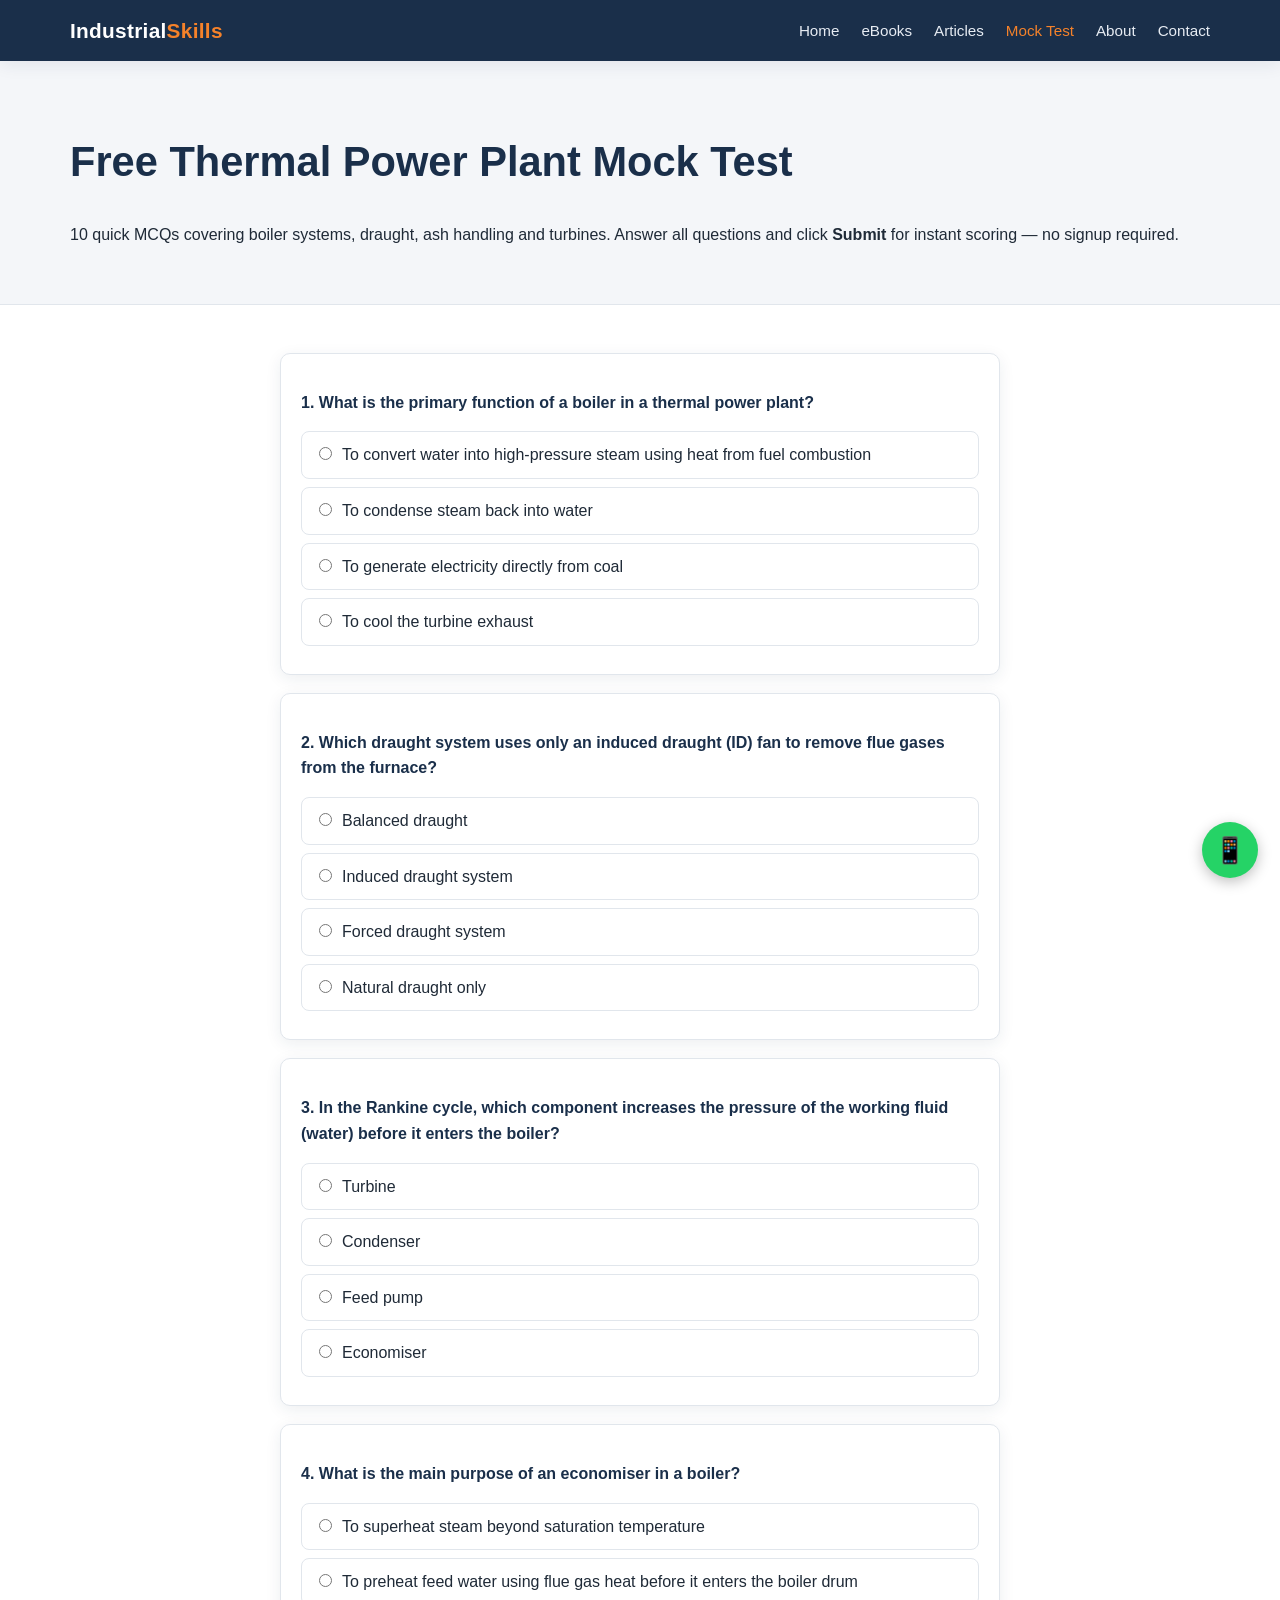
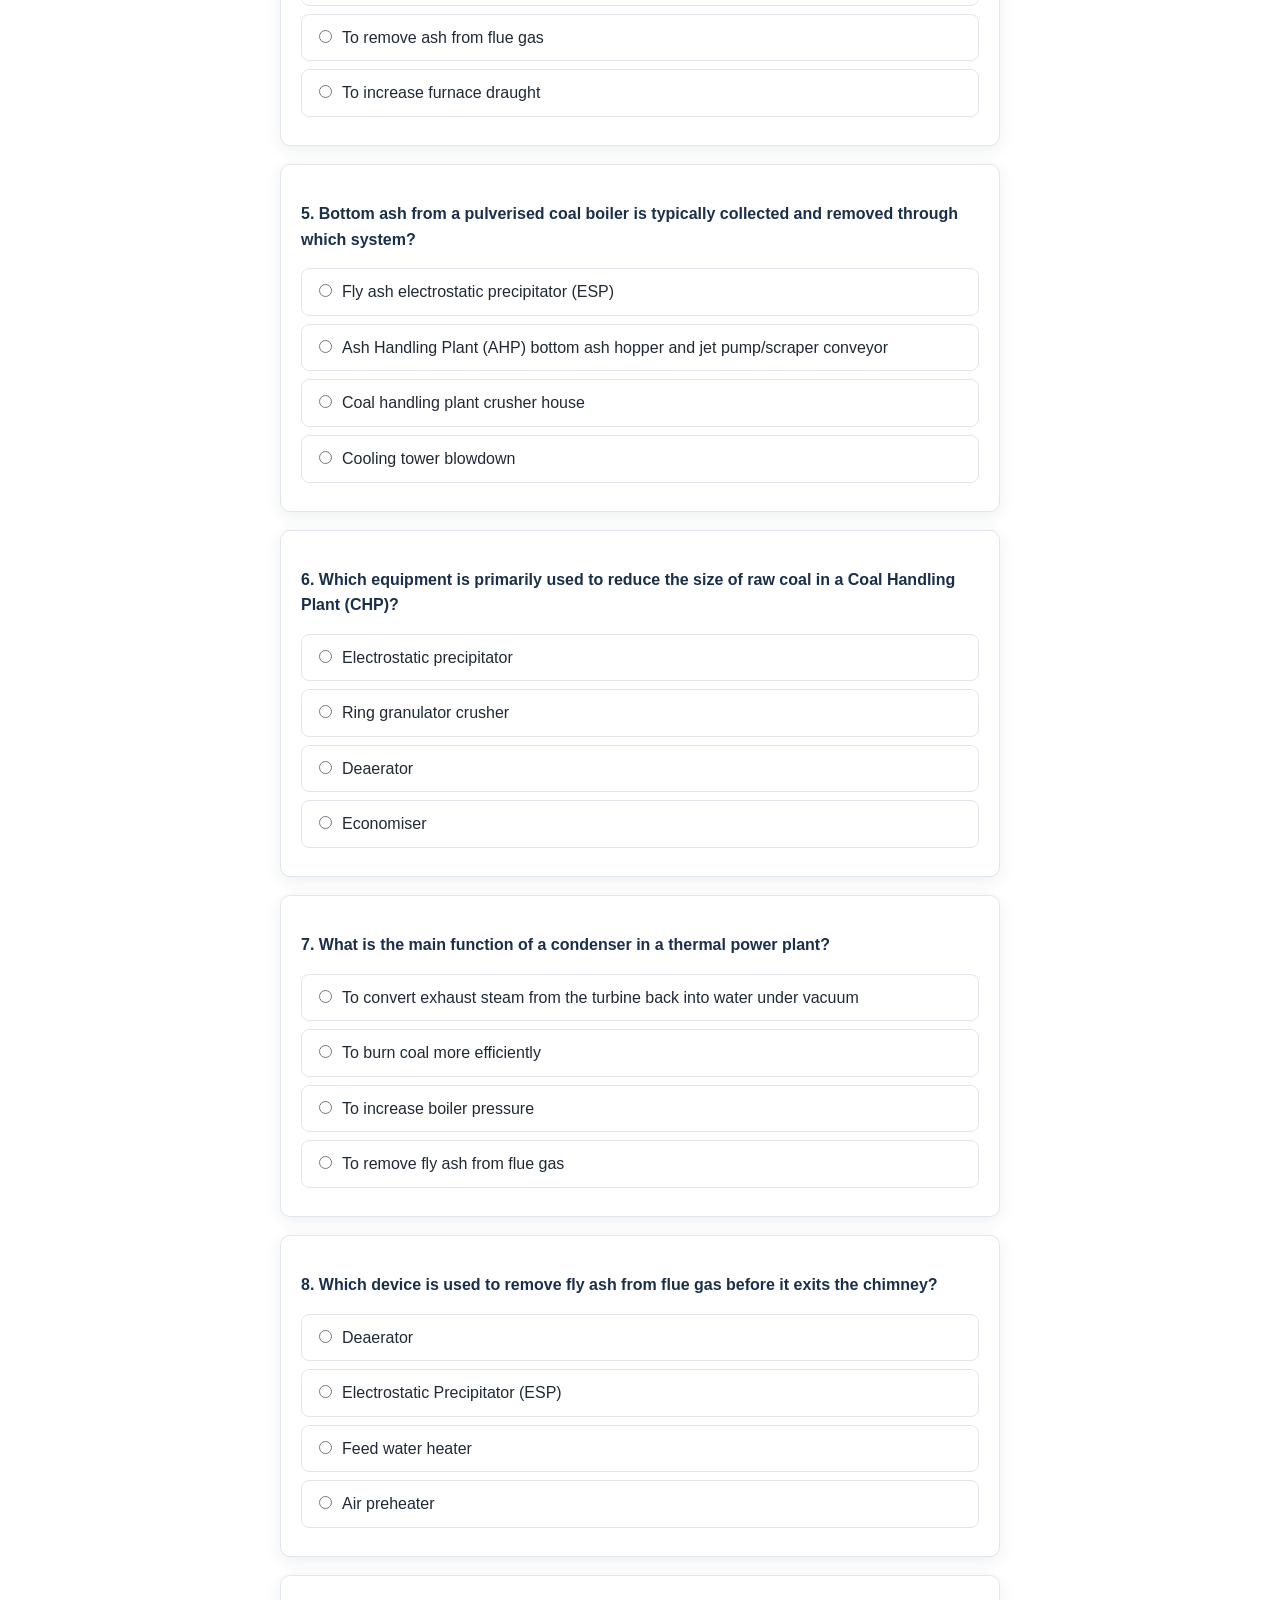
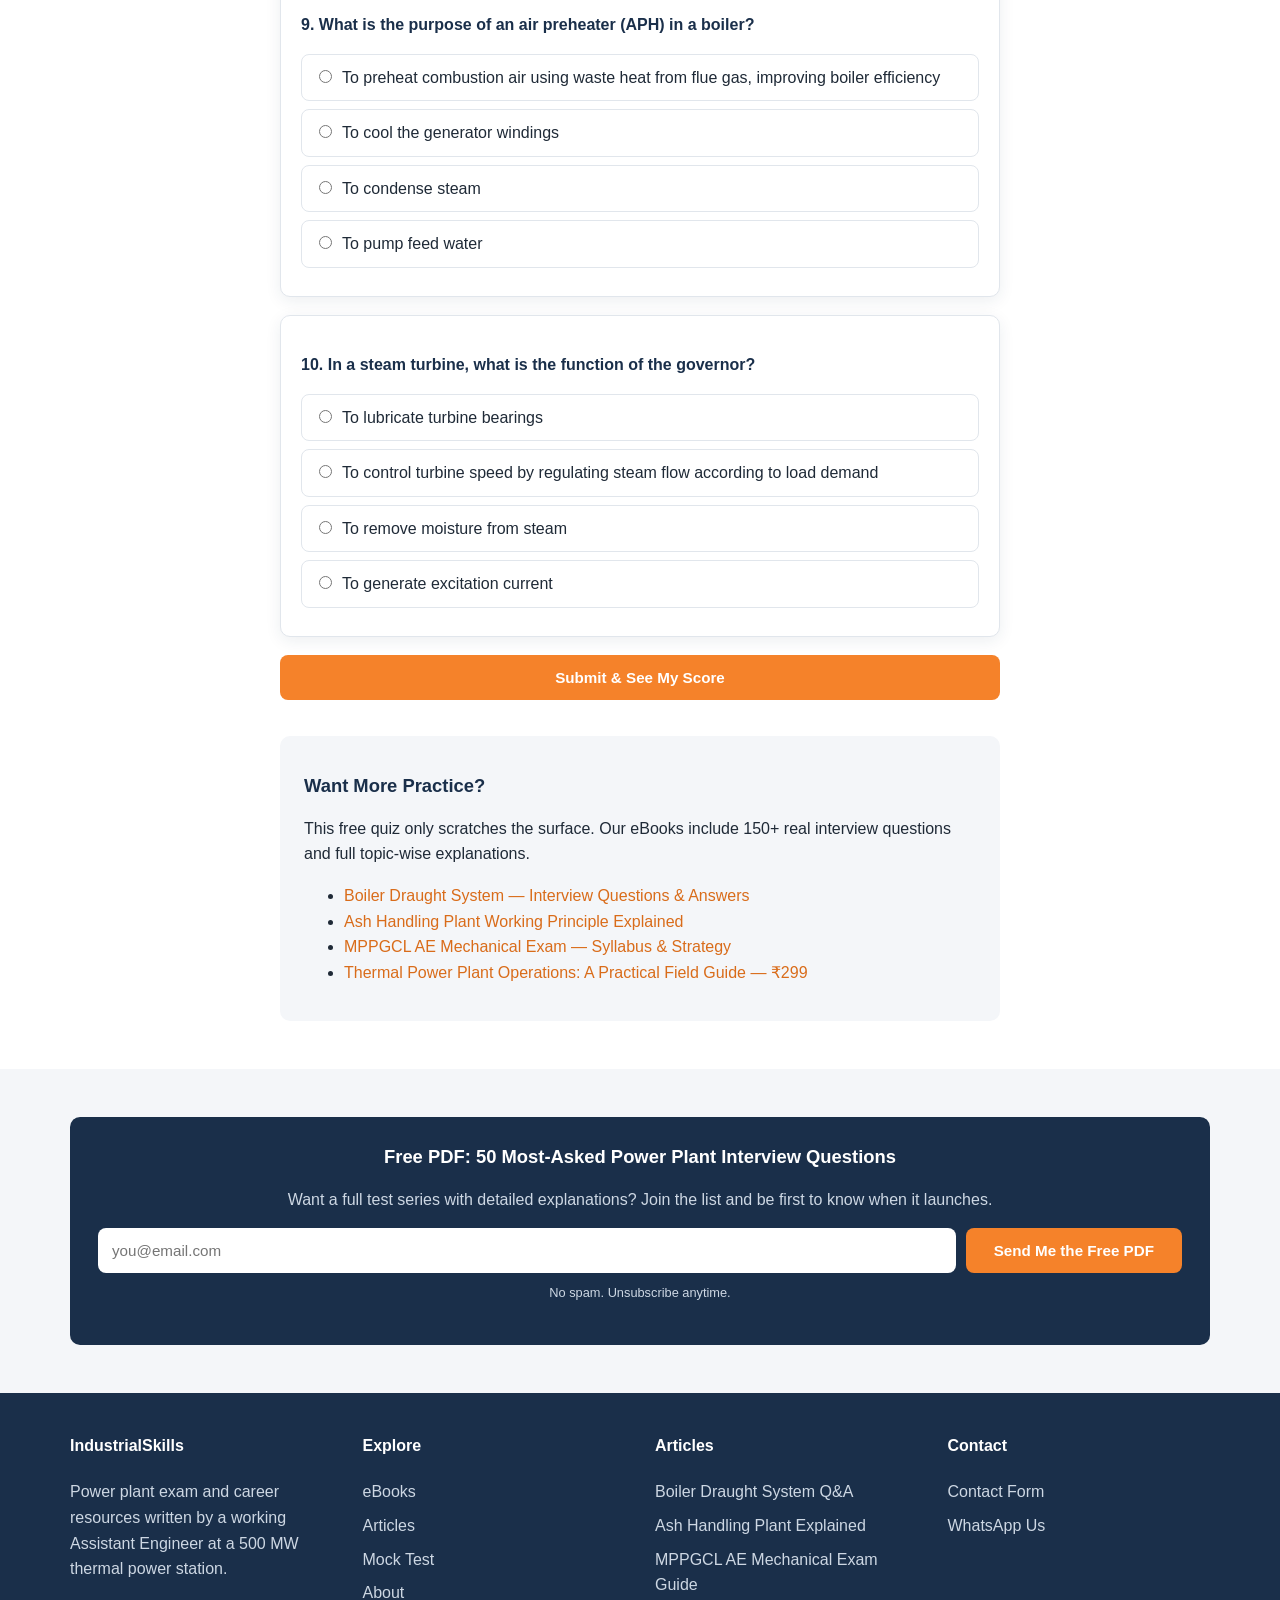
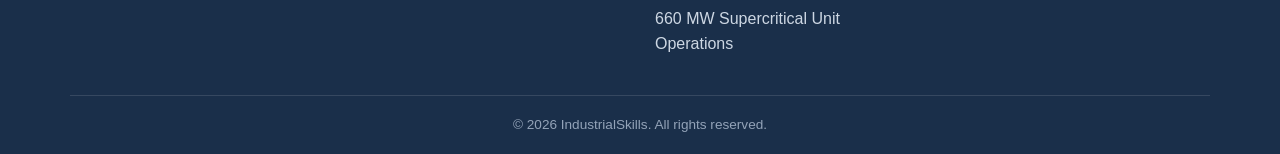
<file: mock-test.html>
<!DOCTYPE html>
<html lang="en">
<head>
<meta charset="UTF-8">
<meta name="viewport" content="width=device-width, initial-scale=1.0">
<title>Free Thermal Power Plant Mock Test — 10 MCQs | IndustrialSkills</title>
<meta name="description" content="Take a free 10-question mock test on thermal power plant basics: boiler, draught, ash handling, turbine and more. Instant scoring, no signup required.">
<link rel="canonical" href="https://www.industrialskills.in/mock-test.html">
<link rel="stylesheet" href="style.css">
</head>
<body>

<header class="site-header">
  <div class="nav-wrap">
    <a href="index.html" class="logo">Industrial<span>Skills</span></a>
    <button class="nav-toggle" aria-label="Toggle navigation">&#9776;</button>
    <nav class="main-nav">
      <ul>
        <li><a href="index.html">Home</a></li>
        <li><a href="ebooks.html">eBooks</a></li>
        <li><a href="articles.html">Articles</a></li>
        <li><a href="mock-test.html" class="active">Mock Test</a></li>
        <li><a href="about.html">About</a></li>
        <li><a href="contact.html">Contact</a></li>
      </ul>
    </nav>
  </div>
</header>

<section class="article-hero">
  <div class="container">
    <h1>Free Thermal Power Plant Mock Test</h1>
    <p>10 quick MCQs covering boiler systems, draught, ash handling and turbines. Answer all questions and click <strong>Submit</strong> for instant scoring — no signup required.</p>
  </div>
</section>

<section>
  <div class="container">
    <form id="quiz-form" style="max-width:720px; margin:0 auto;">
      <div id="quiz-questions"></div>
      <button type="submit" class="btn btn-primary btn-block">Submit &amp; See My Score</button>
    </form>

    <div id="quiz-result" style="max-width:720px; margin:24px auto 0;">
      <h3>Your Score: <span id="quiz-score">0 / 10</span></h3>
      <p id="quiz-message"></p>
      <a href="ebooks.html" class="btn btn-primary">Get Full Test Series &amp; eBooks</a>
    </div>

    <div class="related-links" style="max-width:720px; margin:36px auto 0;">
      <h3>Want More Practice?</h3>
      <p>This free quiz only scratches the surface. Our eBooks include 150+ real interview questions and full topic-wise explanations.</p>
      <ul>
        <li><a href="article-boiler-draught-system.html">Boiler Draught System — Interview Questions &amp; Answers</a></li>
        <li><a href="article-ash-handling-plant.html">Ash Handling Plant Working Principle Explained</a></li>
        <li><a href="article-mppgcl-ae-mechanical-exam.html">MPPGCL AE Mechanical Exam — Syllabus &amp; Strategy</a></li>
        <li><a href="ebooks.html">Thermal Power Plant Operations: A Practical Field Guide — ₹299</a></li>
      </ul>
    </div>
  </div>
</section>

<section class="section-alt">
  <div class="container">
    <div class="email-signup">
      <h3>Free PDF: 50 Most-Asked Power Plant Interview Questions</h3>
      <p>Want a full test series with detailed explanations? Join the list and be first to know when it launches.</p>
      <form class="signup-form" action="#" method="post">
        <input type="email" name="email" placeholder="you@email.com" required aria-label="Email address">
        <button type="submit" class="btn btn-primary">Send Me the Free PDF</button>
      </form>
      <p class="form-success">Thanks! Check your inbox for the free PDF shortly.</p>
      <p class="form-note">No spam. Unsubscribe anytime.</p>
    </div>
  </div>
</section>

<footer class="site-footer">
  <div class="container">
    <div class="footer-grid">
      <div>
        <h4>IndustrialSkills</h4>
        <p>Power plant exam and career resources written by a working Assistant Engineer at a 500 MW thermal power station.</p>
      </div>
      <div>
        <h4>Explore</h4>
        <ul>
          <li><a href="ebooks.html">eBooks</a></li>
          <li><a href="articles.html">Articles</a></li>
          <li><a href="mock-test.html">Mock Test</a></li>
          <li><a href="about.html">About</a></li>
        </ul>
      </div>
      <div>
        <h4>Articles</h4>
        <ul>
          <li><a href="article-boiler-draught-system.html">Boiler Draught System Q&amp;A</a></li>
          <li><a href="article-ash-handling-plant.html">Ash Handling Plant Explained</a></li>
          <li><a href="article-mppgcl-ae-mechanical-exam.html">MPPGCL AE Mechanical Exam Guide</a></li>
          <li><a href="article-660mw-supercritical-unit-operations.html">660 MW Supercritical Unit Operations</a></li>
        </ul>
      </div>
      <div>
        <h4>Contact</h4>
        <ul>
          <li><a href="contact.html">Contact Form</a></li>
          <li><a href="https://wa.me/919999999999" target="_blank" rel="noopener">WhatsApp Us</a></li>
        </ul>
      </div>
    </div>
    <div class="footer-bottom">
      &copy; 2026 IndustrialSkills. All rights reserved.
    </div>
  </div>
</footer>

<a href="https://wa.me/919999999999" class="whatsapp-float" target="_blank" rel="noopener" aria-label="Chat on WhatsApp">&#128241;</a>

<script src="script.js"></script>
</body>
</html>
</file>
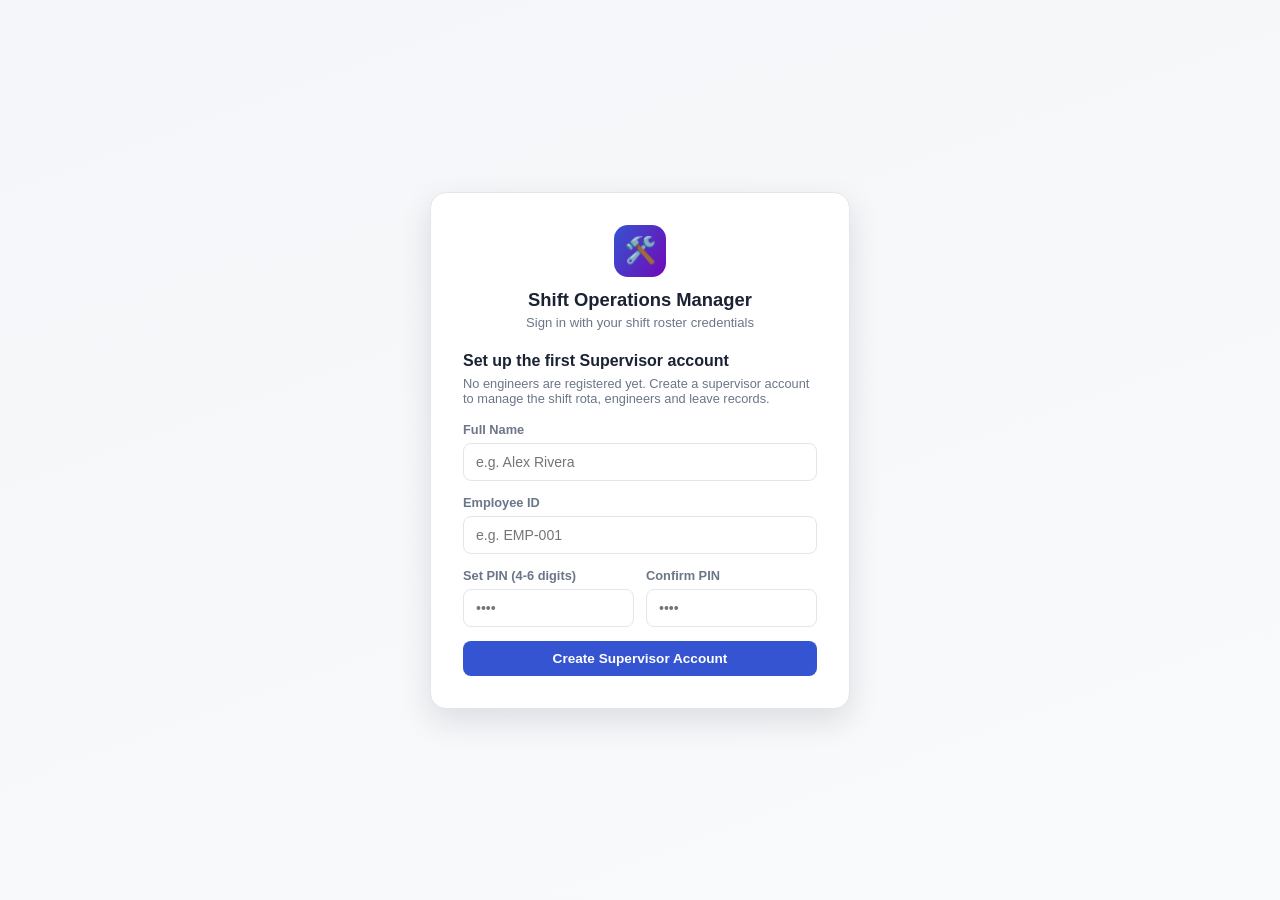
<file: shift-operations-management.html>
<!DOCTYPE html>
<html lang="en">
<head>
<meta charset="UTF-8">
<meta name="viewport" content="width=device-width, initial-scale=1.0">
<title>Shift Operations Management - Defect & Problem Tracker</title>
<meta name="description" content="Track defects, problems and shift handovers. Log issues by severity and status, manage shifts, and generate handover reports — all in your browser.">
<style>
  :root{
    --bg:#f4f6f9;
    --surface:#ffffff;
    --surface-2:#f9fafb;
    --border:#e2e6ec;
    --text:#1a2233;
    --text-muted:#6b7688;
    --primary:#3454d1;
    --primary-dark:#2740a8;
    --accent:#7209b7;
    --radius:10px;
    --shadow:0 4px 16px rgba(20,25,40,.06);
    --shadow-lg:0 12px 32px rgba(20,25,40,.12);

    --critical:#e5484d;
    --high:#f0883e;
    --medium:#e6b333;
    --low:#3d8bfd;

    --open:#e5484d;
    --progress:#f0883e;
    --resolved:#2ea043;
    --closed:#8b93a3;
  }
  [data-theme="dark"]{
    --bg:#12151d;
    --surface:#1a1f2b;
    --surface-2:#20263380;
    --border:#2b3242;
    --text:#e7eaf1;
    --text-muted:#8b93a7;
    --shadow:0 4px 16px rgba(0,0,0,.35);
    --shadow-lg:0 12px 32px rgba(0,0,0,.5);
  }
  *{box-sizing:border-box;margin:0;padding:0;}
  body{
    font-family:'Segoe UI',Roboto,Tahoma,Geneva,Verdana,sans-serif;
    background:var(--bg);
    color:var(--text);
    min-height:100vh;
    transition:background .2s,color .2s;
  }
  a{color:inherit;}
  button{font-family:inherit;cursor:pointer;}

  /* Header */
  header.appbar{
    background:linear-gradient(120deg,var(--primary),var(--accent));
    color:#fff;
    padding:16px 24px;
    display:flex;
    align-items:center;
    justify-content:space-between;
    flex-wrap:wrap;
    gap:12px;
    box-shadow:var(--shadow);
  }
  header.appbar .brand{display:flex;align-items:center;gap:12px;}
  header.appbar .brand .logo{
    width:40px;height:40px;border-radius:10px;background:rgba(255,255,255,.18);
    display:flex;align-items:center;justify-content:center;font-size:20px;
  }
  header.appbar h1{font-size:1.25rem;font-weight:700;}
  header.appbar p{font-size:.75rem;opacity:.85;}
  .header-actions{display:flex;align-items:center;gap:10px;flex-wrap:wrap;}
  .icon-btn{
    background:rgba(255,255,255,.15);border:1px solid rgba(255,255,255,.25);color:#fff;
    border-radius:8px;padding:8px 12px;font-size:.85rem;display:flex;align-items:center;gap:6px;
  }
  .icon-btn:hover{background:rgba(255,255,255,.28);}
  .active-shift-pill{
    background:rgba(255,255,255,.15);border:1px solid rgba(255,255,255,.3);
    padding:6px 12px;border-radius:20px;font-size:.78rem;display:flex;gap:6px;align-items:center;
  }
  .active-shift-pill .dot{width:8px;height:8px;border-radius:50%;background:#4ade80;box-shadow:0 0 0 3px rgba(74,222,128,.3);}

  /* Nav tabs */
  nav.tabs{
    display:flex;gap:4px;padding:0 24px;background:var(--surface);
    border-bottom:1px solid var(--border);overflow-x:auto;
    position:sticky;top:0;z-index:20;
  }
  nav.tabs button{
    background:none;border:none;padding:14px 16px;font-size:.88rem;font-weight:600;
    color:var(--text-muted);border-bottom:3px solid transparent;white-space:nowrap;
  }
  nav.tabs button.active{color:var(--primary);border-bottom-color:var(--primary);}
  nav.tabs button:hover{color:var(--primary);}

  main{max-width:1280px;margin:0 auto;padding:22px 24px 60px;}
  .view{display:none;}
  .view.active{display:block;animation:fadeIn .25s ease;}
  @keyframes fadeIn{from{opacity:0;transform:translateY(4px);}to{opacity:1;transform:translateY(0);}}

  .row{display:flex;gap:16px;flex-wrap:wrap;}
  .toolbar{display:flex;justify-content:space-between;align-items:center;flex-wrap:wrap;gap:12px;margin-bottom:18px;}
  .toolbar h2{font-size:1.3rem;}
  .toolbar .sub{color:var(--text-muted);font-size:.85rem;margin-top:2px;}

  .btn{
    border:none;border-radius:8px;padding:10px 16px;font-size:.85rem;font-weight:600;
    display:inline-flex;align-items:center;gap:6px;
  }
  .btn-primary{background:var(--primary);color:#fff;}
  .btn-primary:hover{background:var(--primary-dark);}
  .btn-ghost{background:var(--surface-2);color:var(--text);border:1px solid var(--border);}
  .btn-ghost:hover{background:var(--border);}
  .btn-danger{background:#fdeceb;color:var(--critical);}
  .btn-danger:hover{background:#f9d3d1;}
  [data-theme="dark"] .btn-danger{background:#3a1f22;}
  .btn-sm{padding:6px 10px;font-size:.78rem;border-radius:6px;}

  /* KPI cards */
  .kpi-grid{display:grid;grid-template-columns:repeat(auto-fit,minmax(180px,1fr));gap:14px;margin-bottom:20px;}
  .kpi{
    background:var(--surface);border:1px solid var(--border);border-radius:var(--radius);
    padding:16px 18px;box-shadow:var(--shadow);position:relative;overflow:hidden;
  }
  .kpi .label{color:var(--text-muted);font-size:.78rem;font-weight:600;text-transform:uppercase;letter-spacing:.03em;}
  .kpi .value{font-size:1.9rem;font-weight:800;margin-top:6px;}
  .kpi .bar{height:4px;border-radius:2px;margin-top:12px;background:var(--border);overflow:hidden;}
  .kpi .bar span{display:block;height:100%;}

  .card{
    background:var(--surface);border:1px solid var(--border);border-radius:var(--radius);
    box-shadow:var(--shadow);padding:18px;
  }
  .card h3{font-size:1rem;margin-bottom:14px;display:flex;align-items:center;justify-content:space-between;}

  .grid-2{display:grid;grid-template-columns:1.3fr 1fr;gap:16px;}
  @media(max-width:900px){.grid-2{grid-template-columns:1fr;}}

  /* Bars for breakdown */
  .breakdown-row{display:flex;align-items:center;gap:10px;margin-bottom:10px;font-size:.82rem;}
  .breakdown-row .label{width:90px;flex-shrink:0;color:var(--text-muted);}
  .breakdown-row .track{flex:1;height:10px;border-radius:5px;background:var(--surface-2);overflow:hidden;}
  .breakdown-row .track span{display:block;height:100%;border-radius:5px;}
  .breakdown-row .count{width:24px;text-align:right;font-weight:700;}

  /* Badges */
  .badge{display:inline-flex;align-items:center;gap:5px;padding:3px 9px;border-radius:20px;font-size:.72rem;font-weight:700;}
  .badge::before{content:"";width:7px;height:7px;border-radius:50%;}
  .badge.sev-Critical{background:#fdeceb;color:var(--critical);} .badge.sev-Critical::before{background:var(--critical);}
  .badge.sev-High{background:#fdf0e6;color:var(--high);} .badge.sev-High::before{background:var(--high);}
  .badge.sev-Medium{background:#fdf6e3;color:#a8790b;} .badge.sev-Medium::before{background:var(--medium);}
  .badge.sev-Low{background:#e9f2ff;color:var(--low);} .badge.sev-Low::before{background:var(--low);}

  .badge.st-Open{background:#fdeceb;color:var(--critical);} .badge.st-Open::before{background:var(--open);}
  .badge.st-InProgress{background:#fdf0e6;color:var(--high);} .badge.st-InProgress::before{background:var(--progress);}
  .badge.st-Resolved{background:#e6f7ec;color:var(--resolved);} .badge.st-Resolved::before{background:var(--resolved);}
  .badge.st-Closed{background:#eef0f3;color:var(--closed);} .badge.st-Closed::before{background:var(--closed);}
  [data-theme="dark"] .badge.sev-Critical,[data-theme="dark"] .badge.st-Open{background:#3a1f22;}
  [data-theme="dark"] .badge.sev-High,[data-theme="dark"] .badge.st-InProgress{background:#3a2c1c;}
  [data-theme="dark"] .badge.sev-Medium{background:#3a341c;color:#e6c34d;}
  [data-theme="dark"] .badge.sev-Low{background:#1c2c3a;}
  [data-theme="dark"] .badge.st-Resolved{background:#193a26;}
  [data-theme="dark"] .badge.st-Closed{background:#262c38;}

  /* Filters */
  .filters{display:flex;gap:10px;flex-wrap:wrap;margin-bottom:16px;}
  .filters input, .filters select{
    background:var(--surface);border:1px solid var(--border);border-radius:8px;
    padding:9px 12px;font-size:.85rem;color:var(--text);
  }
  .filters input[type="text"]{min-width:220px;flex:1;}

  /* Table */
  .table-wrap{overflow-x:auto;border:1px solid var(--border);border-radius:var(--radius);background:var(--surface);}
  table{width:100%;border-collapse:collapse;font-size:.85rem;min-width:820px;}
  thead th{
    text-align:left;padding:12px 14px;background:var(--surface-2);color:var(--text-muted);
    font-size:.72rem;text-transform:uppercase;letter-spacing:.04em;border-bottom:1px solid var(--border);
  }
  tbody td{padding:12px 14px;border-bottom:1px solid var(--border);vertical-align:top;}
  tbody tr:last-child td{border-bottom:none;}
  tbody tr:hover{background:var(--surface-2);}
  .issue-title{font-weight:600;}
  .issue-desc{color:var(--text-muted);font-size:.78rem;margin-top:2px;max-width:280px;}
  .row-actions{display:flex;gap:6px;}
  .empty-state{padding:50px 20px;text-align:center;color:var(--text-muted);}
  .empty-state .big{font-size:2.4rem;margin-bottom:8px;}

  select.status-select{
    border-radius:20px;border:1px solid var(--border);padding:5px 10px;font-size:.75rem;font-weight:700;
    background:var(--surface);color:var(--text);
  }

  /* Shift cards */
  .shift-card{
    background:var(--surface);border:1px solid var(--border);border-radius:var(--radius);
    padding:16px;box-shadow:var(--shadow);position:relative;
  }
  .shift-card.active{border-color:var(--primary);box-shadow:0 0 0 2px rgba(52,84,209,.25);}
  .shift-card .top{display:flex;justify-content:space-between;align-items:flex-start;margin-bottom:8px;}
  .shift-card h4{font-size:1rem;}
  .shift-card .meta{font-size:.78rem;color:var(--text-muted);margin-top:2px;}
  .shift-card .tags{display:flex;gap:6px;flex-wrap:wrap;margin-top:10px;}
  .tag{background:var(--surface-2);border:1px solid var(--border);border-radius:14px;padding:3px 9px;font-size:.72rem;}
  .shift-card .stats{display:flex;gap:14px;margin-top:12px;font-size:.78rem;}
  .shift-card .stats b{font-size:.95rem;display:block;}
  .shift-card .actions{display:flex;gap:6px;margin-top:14px;flex-wrap:wrap;}

  /* Modal */
  .overlay{
    position:fixed;inset:0;background:rgba(10,14,25,.55);display:none;
    align-items:flex-start;justify-content:center;z-index:100;padding:40px 16px;overflow-y:auto;
  }
  .overlay.open{display:flex;}
  .modal{
    background:var(--surface);border-radius:14px;max-width:560px;width:100%;
    box-shadow:var(--shadow-lg);animation:pop .18s ease;
  }
  @keyframes pop{from{transform:scale(.96);opacity:0;}to{transform:scale(1);opacity:1;}}
  .modal-head{display:flex;justify-content:space-between;align-items:center;padding:18px 20px;border-bottom:1px solid var(--border);}
  .modal-head h3{font-size:1.05rem;}
  .modal-head button{background:none;border:none;font-size:1.2rem;color:var(--text-muted);}
  .modal-body{padding:20px;display:flex;flex-direction:column;gap:14px;max-height:70vh;overflow-y:auto;}
  .modal-foot{padding:16px 20px;border-top:1px solid var(--border);display:flex;justify-content:flex-end;gap:10px;}
  .field{display:flex;flex-direction:column;gap:6px;}
  .field label{font-size:.8rem;font-weight:600;color:var(--text-muted);}
  .field input, .field select, .field textarea{
    border:1px solid var(--border);border-radius:8px;padding:10px 12px;font-size:.88rem;
    background:var(--surface);color:var(--text);width:100%;font-family:inherit;
  }
  .field textarea{resize:vertical;min-height:70px;}
  .field-row{display:grid;grid-template-columns:1fr 1fr;gap:12px;}
  @media(max-width:520px){.field-row{grid-template-columns:1fr;}}

  /* Comments */
  .comment-list{display:flex;flex-direction:column;gap:10px;margin-top:6px;}
  .comment{background:var(--surface-2);border-radius:8px;padding:10px 12px;font-size:.82rem;}
  .comment .meta{color:var(--text-muted);font-size:.72rem;margin-top:4px;}

  /* Toast */
  #toast{
    position:fixed;bottom:24px;left:50%;transform:translateX(-50%);
    background:#1a2233;color:#fff;padding:12px 20px;border-radius:8px;font-size:.85rem;
    box-shadow:var(--shadow-lg);z-index:200;opacity:0;pointer-events:none;transition:opacity .25s,transform .25s;
  }
  #toast.show{opacity:1;transform:translateX(-50%) translateY(-6px);}

  .footer-note{text-align:center;color:var(--text-muted);font-size:.78rem;margin-top:30px;}
  @media print{
    header.appbar, nav.tabs, .toolbar .btn, .filters, .no-print{display:none !important;}
    body{background:#fff;color:#000;}
    main{padding:0;}
  }

  /* Auth / login */
  body:not(.logged-in) .app-shell{display:none;}
  body.logged-in #loginScreen{display:none;}
  #loginScreen{
    min-height:100vh;display:flex;align-items:center;justify-content:center;
    background:linear-gradient(160deg,var(--bg),var(--surface-2));padding:24px;
  }
  .login-card{
    background:var(--surface);border:1px solid var(--border);border-radius:16px;
    box-shadow:var(--shadow-lg);padding:32px;max-width:420px;width:100%;
  }
  .login-brand{text-align:center;margin-bottom:22px;}
  .login-brand .logo{
    width:52px;height:52px;border-radius:14px;background:linear-gradient(120deg,var(--primary),var(--accent));
    display:flex;align-items:center;justify-content:center;font-size:26px;margin:0 auto 12px;color:#fff;
  }
  .login-brand h1{font-size:1.15rem;}
  .login-brand p{font-size:.82rem;color:var(--text-muted);margin-top:4px;}
  #bootstrapPane h2, #loginPane h2{font-size:1rem;margin-bottom:6px;}
  #bootstrapPane .sub{font-size:.8rem;color:var(--text-muted);margin-bottom:16px;}
  #bootstrapForm, #loginForm{display:flex;flex-direction:column;gap:14px;}
  .shift-context-banner{
    background:var(--surface-2);border:1px solid var(--border);border-radius:8px;
    padding:10px 12px;font-size:.8rem;margin-bottom:16px;display:flex;align-items:center;gap:8px;flex-wrap:wrap;
  }
  .form-msg{font-size:.8rem;padding:9px 11px;border-radius:6px;display:none;line-height:1.4;}
  .form-msg.show{display:block;}
  .form-msg.error{background:#fdeceb;color:var(--critical);}
  .form-msg.success{background:#e6f7ec;color:var(--resolved);}
  [data-theme="dark"] .form-msg.error{background:#3a1f22;}
  [data-theme="dark"] .form-msg.success{background:#193a26;}

  /* Shift-type & leave-status badges */
  .badge.shift-Morning{background:#fff4e0;color:#a8650b;} .badge.shift-Morning::before{background:#f2a93b;}
  .badge.shift-Evening{background:#e8f0ff;color:#2554c7;} .badge.shift-Evening::before{background:#4d7cf0;}
  .badge.shift-Night{background:#ece7fb;color:#5b3fae;} .badge.shift-Night::before{background:#8f6fe0;}
  [data-theme="dark"] .badge.shift-Morning{background:#3a2c1c;}
  [data-theme="dark"] .badge.shift-Evening{background:#1c2a3a;}
  [data-theme="dark"] .badge.shift-Night{background:#2a2038;}
  .badge.lv-Recorded{background:#eef0f3;color:var(--closed);} .badge.lv-Recorded::before{background:var(--closed);}
  .badge.lv-Approved{background:#e6f7ec;color:var(--resolved);} .badge.lv-Approved::before{background:var(--resolved);}
  .badge.lv-Rejected{background:#fdeceb;color:var(--critical);} .badge.lv-Rejected::before{background:var(--critical);}
  [data-theme="dark"] .badge.lv-Approved{background:#193a26;}
  [data-theme="dark"] .badge.lv-Rejected{background:#3a1f22;}
</style>
</head>
<body>

<section id="loginScreen">
  <div class="login-card">
    <div class="login-brand">
      <div class="logo">🛠️</div>
      <h1>Shift Operations Manager</h1>
      <p>Sign in with your shift roster credentials</p>
    </div>

    <div id="bootstrapPane">
      <h2>Set up the first Supervisor account</h2>
      <p class="sub">No engineers are registered yet. Create a supervisor account to manage the shift rota, engineers and leave records.</p>
      <form id="bootstrapForm">
        <div class="field"><label>Full Name</label><input type="text" id="bsName" required placeholder="e.g. Alex Rivera"></div>
        <div class="field"><label>Employee ID</label><input type="text" id="bsEmpId" placeholder="e.g. EMP-001"></div>
        <div class="field-row">
          <div class="field"><label>Set PIN (4-6 digits)</label><input type="password" id="bsPin" inputmode="numeric" pattern="[0-9]{4,6}" autocomplete="off" required placeholder="••••"></div>
          <div class="field"><label>Confirm PIN</label><input type="password" id="bsPinConfirm" inputmode="numeric" pattern="[0-9]{4,6}" autocomplete="off" required placeholder="••••"></div>
        </div>
        <div class="form-msg" id="bootstrapMsg"></div>
        <button type="submit" class="btn btn-primary" style="width:100%;justify-content:center;">Create Supervisor Account</button>
      </form>
    </div>

    <div id="loginPane" style="display:none;">
      <h2>Log in</h2>
      <div class="shift-context-banner" id="shiftContextBanner"></div>
      <form id="loginForm">
        <div class="field">
          <label>Engineer</label>
          <select id="loginEngineerSelect" required></select>
        </div>
        <div class="field">
          <label>PIN</label>
          <input type="password" id="loginPin" inputmode="numeric" pattern="[0-9]{4,6}" autocomplete="off" required placeholder="••••">
        </div>
        <div class="form-msg" id="loginMsg"></div>
        <button type="submit" class="btn btn-primary" style="width:100%;justify-content:center;">Log In</button>
      </form>
    </div>
  </div>
</section>

<div class="app-shell">
<header class="appbar">
  <div class="brand">
    <div class="logo">🛠️</div>
    <div>
      <h1>Shift Operations Manager</h1>
      <p>Defect &amp; problem tracking across shifts</p>
    </div>
  </div>
  <div class="header-actions">
    <div class="active-shift-pill" id="sessionPill"></div>
    <div class="active-shift-pill" id="activeShiftPill"><span class="dot"></span><span>No active shift</span></div>
    <button class="icon-btn" id="themeToggle" title="Toggle theme">🌓 Theme</button>
    <button class="icon-btn" id="demoBtn" data-supervisor-only="1" title="Load sample data">✨ Load Demo Data</button>
    <button class="icon-btn" id="resetBtn" data-supervisor-only="1" title="Clear all data">🗑️ Reset</button>
    <button class="icon-btn" id="logoutBtn" title="Log out">🚪 Logout</button>
  </div>
</header>

<nav class="tabs">
  <button data-tab="dashboard" class="active">📊 Dashboard</button>
  <button data-tab="issues">🐞 Defects &amp; Problems</button>
  <button data-tab="shifts">🕒 Shifts</button>
  <button data-tab="leaves">🗓️ Leaves</button>
  <button data-tab="reports">📄 Reports</button>
  <button data-tab="engineers" data-supervisor-only="1">👷 Engineers</button>
  <button data-tab="rota" data-supervisor-only="1">📋 Rota</button>
</nav>

<main>

  <!-- DASHBOARD -->
  <section class="view active" id="view-dashboard">
    <div class="toolbar">
      <div>
        <h2>Dashboard</h2>
        <div class="sub">Live overview of open problems and shift status</div>
      </div>
      <button class="btn btn-primary" id="dashAddIssue">+ Report Issue</button>
    </div>

    <div class="kpi-grid" id="kpiGrid"></div>

    <div class="grid-2">
      <div class="card">
        <h3>Open Issues by Severity</h3>
        <div id="sevBreakdown"></div>
      </div>
      <div class="card">
        <h3>Open Issues by Category</h3>
        <div id="catBreakdown"></div>
      </div>
    </div>

    <div class="card" style="margin-top:16px;">
      <h3>Recent Activity <span class="sub" style="font-weight:400;font-size:.78rem;color:var(--text-muted);">latest 8</span></h3>
      <div class="table-wrap" id="recentTableWrap"></div>
    </div>
  </section>

  <!-- ISSUES -->
  <section class="view" id="view-issues">
    <div class="toolbar">
      <div>
        <h2>Defects &amp; Problems</h2>
        <div class="sub">Log, triage and resolve issues found during shifts</div>
      </div>
      <button class="btn btn-primary" id="issuesAddBtn">+ Report Issue</button>
    </div>

    <div class="filters">
      <input type="text" id="fltSearch" placeholder="Search title, description, location...">
      <select id="fltStatus">
        <option value="">All statuses</option>
        <option>Open</option><option>In Progress</option><option>Resolved</option><option>Closed</option>
      </select>
      <select id="fltSeverity">
        <option value="">All severities</option>
        <option>Critical</option><option>High</option><option>Medium</option><option>Low</option>
      </select>
      <select id="fltCategory">
        <option value="">All categories</option>
      </select>
      <select id="fltShift">
        <option value="">All shifts</option>
      </select>
      <button class="btn btn-ghost btn-sm" id="fltClear">Clear</button>
    </div>

    <div class="table-wrap">
      <table>
        <thead>
          <tr>
            <th>Issue</th><th>Category</th><th>Severity</th><th>Location</th>
            <th>Shift</th><th>Assigned To</th><th>Status</th><th>Reported</th><th></th>
          </tr>
        </thead>
        <tbody id="issuesTbody"></tbody>
      </table>
    </div>
  </section>

  <!-- SHIFTS -->
  <section class="view" id="view-shifts">
    <div class="toolbar">
      <div>
        <h2>Shifts</h2>
        <div class="sub">Manage shift handovers and rosters</div>
      </div>
      <button class="btn btn-primary" id="shiftsAddBtn">+ New Shift</button>
    </div>
    <div class="row" id="shiftsGrid" style="align-items:stretch;"></div>
  </section>

  <!-- REPORTS -->
  <section class="view" id="view-reports">
    <div class="toolbar">
      <div>
        <h2>Reports</h2>
        <div class="sub">Export data or print a shift handover report</div>
      </div>
    </div>
    <div class="grid-2 no-print">
      <div class="card">
        <h3>Export Data</h3>
        <p class="sub" style="margin-bottom:14px;">Download all logged issues as a CSV file for further analysis.</p>
        <button class="btn btn-ghost" id="exportCsvBtn">⬇️ Export Issues (CSV)</button>
      </div>
      <div class="card">
        <h3>Shift Handover Report</h3>
        <p class="sub" style="margin-bottom:14px;">Select a shift to generate a printable handover summary.</p>
        <div class="field">
          <select id="reportShiftSelect"></select>
        </div>
        <button class="btn btn-primary" id="printReportBtn" style="margin-top:12px;">🖨️ Print Handover Report</button>
      </div>
    </div>

    <div class="card" id="handoverPreview" style="margin-top:16px;"></div>
  </section>

  <!-- LEAVES -->
  <section class="view" id="view-leaves">
    <div class="toolbar">
      <div>
        <h2>Leave Records</h2>
        <div class="sub" id="leavesSub">Your leave history — kept with you across shift changes</div>
      </div>
    </div>
    <div class="grid-2">
      <div class="card">
        <h3 id="leaveFormTitle">Record Leave</h3>
        <form id="leaveForm" style="display:flex;flex-direction:column;gap:12px;">
          <input type="hidden" id="leaveId">
          <div class="field" id="leaveEngineerField" style="display:none;">
            <label>Engineer</label>
            <select id="leaveEngineerInput"></select>
          </div>
          <div class="field-row">
            <div class="field"><label>From</label><input type="date" id="leaveFromInput" required></div>
            <div class="field"><label>To</label><input type="date" id="leaveToInput" required></div>
          </div>
          <div class="field">
            <label>Type</label>
            <select id="leaveTypeInput">
              <option>Casual</option><option>Sick</option><option>Earned</option><option>Comp-off</option><option>Other</option>
            </select>
          </div>
          <div class="field">
            <label>Reason</label>
            <textarea id="leaveReasonInput" placeholder="Optional"></textarea>
          </div>
          <div class="form-msg" id="leaveFormMsg"></div>
          <div style="display:flex;gap:10px;">
            <button type="submit" class="btn btn-primary">Save Leave</button>
            <button type="button" class="btn btn-ghost" id="leaveFormCancel" style="display:none;">Cancel Edit</button>
          </div>
        </form>
      </div>
      <div class="card">
        <h3>Records</h3>
        <div class="filters no-print" id="leaveFilterWrap" style="display:none;">
          <select id="fltLeaveEngineer"><option value="">All engineers</option></select>
        </div>
        <div class="table-wrap">
          <table>
            <thead><tr><th>Engineer</th><th>From</th><th>To</th><th>Type</th><th>Status</th><th>Reason</th><th></th></tr></thead>
            <tbody id="leavesTbody"></tbody>
          </table>
        </div>
      </div>
    </div>
  </section>

  <!-- ENGINEERS -->
  <section class="view" id="view-engineers">
    <div class="toolbar">
      <div>
        <h2>Engineers</h2>
        <div class="sub">Manage engineer accounts and login PINs</div>
      </div>
    </div>
    <div class="grid-2">
      <div class="card">
        <h3 id="engineerFormTitle">Add Engineer</h3>
        <form id="engineerForm" style="display:flex;flex-direction:column;gap:12px;">
          <input type="hidden" id="engineerId">
          <div class="field"><label>Full Name</label><input type="text" id="engNameInput" required></div>
          <div class="field"><label>Employee ID</label><input type="text" id="engEmpIdInput"></div>
          <div class="field-row">
            <div class="field">
              <label>Role</label>
              <select id="engRoleInput"><option value="engineer">Engineer</option><option value="supervisor">Supervisor</option></select>
            </div>
            <div class="field">
              <label>PIN (4-6 digits)</label>
              <input type="password" id="engPinInput" inputmode="numeric" pattern="[0-9]{4,6}" autocomplete="off" placeholder="Required, 4-6 digits">
            </div>
          </div>
          <div class="form-msg" id="engineerFormMsg"></div>
          <div style="display:flex;gap:10px;">
            <button type="submit" class="btn btn-primary">Save Engineer</button>
            <button type="button" class="btn btn-ghost" id="engineerFormCancel" style="display:none;">Cancel Edit</button>
          </div>
        </form>
      </div>
      <div class="card">
        <h3>All Engineers</h3>
        <div class="table-wrap">
          <table>
            <thead><tr><th>Name</th><th>Employee ID</th><th>Role</th><th></th></tr></thead>
            <tbody id="engineersTbody"></tbody>
          </table>
        </div>
      </div>
    </div>
  </section>

  <!-- ROTA -->
  <section class="view" id="view-rota">
    <div class="toolbar">
      <div>
        <h2>Shift Rota</h2>
        <div class="sub">Assign engineers to shifts — only rostered engineers can log in during that shift</div>
      </div>
    </div>
    <div class="grid-2">
      <div class="card">
        <h3 id="rotaFormTitle">Add Rota Entry</h3>
        <form id="rotaForm" style="display:flex;flex-direction:column;gap:12px;">
          <input type="hidden" id="rotaId">
          <div class="field"><label>Date</label><input type="date" id="rotaDateInput" required></div>
          <div class="field">
            <label>Shift</label>
            <select id="rotaShiftInput"><option>Morning</option><option>Evening</option><option>Night</option></select>
          </div>
          <div class="field"><label>Engineer</label><select id="rotaEngineerInput" required></select></div>
          <div class="form-msg" id="rotaFormMsg"></div>
          <div style="display:flex;gap:10px;">
            <button type="submit" class="btn btn-primary">Save Rota Entry</button>
            <button type="button" class="btn btn-ghost" id="rotaFormCancel" style="display:none;">Cancel Edit</button>
          </div>
        </form>
      </div>
      <div class="card">
        <h3>Upcoming Rota</h3>
        <div class="table-wrap">
          <table>
            <thead><tr><th>Date</th><th>Shift</th><th>Engineer</th><th></th></tr></thead>
            <tbody id="rotaTbody"></tbody>
          </table>
        </div>
      </div>
    </div>
  </section>

</main>

<div class="footer-note">Data is stored locally in this browser (localStorage). Nothing is sent to a server.</div>

<!-- ISSUE MODAL -->
<div class="overlay" id="issueOverlay">
  <div class="modal">
    <div class="modal-head">
      <h3 id="issueModalTitle">Report Issue</h3>
      <button id="issueModalClose">✕</button>
    </div>
    <form id="issueForm">
      <div class="modal-body">
        <input type="hidden" id="issueId">
        <div class="field">
          <label>Title *</label>
          <input type="text" id="issueTitleInput" required placeholder="e.g. Conveyor belt motor overheating">
        </div>
        <div class="field">
          <label>Description</label>
          <textarea id="issueDescInput" placeholder="Details of the defect / problem..."></textarea>
        </div>
        <div class="field-row">
          <div class="field">
            <label>Category</label>
            <select id="issueCategoryInput">
              <option>Mechanical</option><option>Electrical</option><option>Software/IT</option>
              <option>Safety</option><option>Quality</option><option>Process</option>
              <option>Material</option><option>Other</option>
            </select>
          </div>
          <div class="field">
            <label>Severity</label>
            <select id="issueSeverityInput">
              <option>Critical</option><option>High</option><option selected>Medium</option><option>Low</option>
            </select>
          </div>
        </div>
        <div class="field-row">
          <div class="field">
            <label>Location / Machine / Line</label>
            <input type="text" id="issueLocationInput" placeholder="e.g. Line 3, Station 2">
          </div>
          <div class="field">
            <label>Status</label>
            <select id="issueStatusInput">
              <option>Open</option><option>In Progress</option><option>Resolved</option><option>Closed</option>
            </select>
          </div>
        </div>
        <div class="field-row">
          <div class="field">
            <label>Reported By</label>
            <input type="text" id="issueReportedByInput" placeholder="Name">
          </div>
          <div class="field">
            <label>Assigned To</label>
            <input type="text" id="issueAssignedToInput" placeholder="Name">
          </div>
        </div>
        <div class="field">
          <label>Shift</label>
          <select id="issueShiftInput"></select>
        </div>
        <div class="field">
          <label>Resolution Notes</label>
          <textarea id="issueResolutionInput" placeholder="How was / will this be resolved..."></textarea>
        </div>
        <div class="field" id="commentsSection" style="display:none;">
          <label>Activity Log</label>
          <div class="comment-list" id="commentList"></div>
        </div>
      </div>
      <div class="modal-foot">
        <button type="button" class="btn btn-ghost" id="issueModalCancel">Cancel</button>
        <button type="submit" class="btn btn-primary">Save Issue</button>
      </div>
    </form>
  </div>
</div>

<!-- SHIFT MODAL -->
<div class="overlay" id="shiftOverlay">
  <div class="modal">
    <div class="modal-head">
      <h3 id="shiftModalTitle">New Shift</h3>
      <button id="shiftModalClose">✕</button>
    </div>
    <form id="shiftForm">
      <div class="modal-body">
        <input type="hidden" id="shiftId">
        <div class="field-row">
          <div class="field">
            <label>Date</label>
            <input type="date" id="shiftDateInput" required>
          </div>
          <div class="field">
            <label>Shift Type</label>
            <select id="shiftTypeInput">
              <option>Morning</option><option>Evening</option><option>Night</option><option>General/Day</option>
            </select>
          </div>
        </div>
        <div class="field">
          <label>Supervisor</label>
          <input type="text" id="shiftSupervisorInput" placeholder="Supervisor name">
        </div>
        <div class="field">
          <label>Team Members (comma separated)</label>
          <input type="text" id="shiftTeamInput" placeholder="e.g. John, Priya, Alex">
        </div>
        <div class="field">
          <label>Handover Notes</label>
          <textarea id="shiftNotesInput" placeholder="Notes for the next shift..."></textarea>
        </div>
        <div class="field">
          <label><input type="checkbox" id="shiftActiveInput" style="width:auto;margin-right:6px;">Set as active shift</label>
        </div>
      </div>
      <div class="modal-foot">
        <button type="button" class="btn btn-ghost" id="shiftModalCancel">Cancel</button>
        <button type="submit" class="btn btn-primary">Save Shift</button>
      </div>
    </form>
  </div>
</div>

</div>

<div id="toast"></div>

<script>
(function(){
  "use strict";
  const DB_KEY = "shift_ops_db_v1";
  const CATEGORIES = ["Mechanical","Electrical","Software/IT","Safety","Quality","Process","Material","Other"];
  const SEVERITIES = ["Critical","High","Medium","Low"];
  const STATUSES = ["Open","In Progress","Resolved","Closed"];
  const SEV_COLOR = {Critical:"var(--critical)",High:"var(--high)",Medium:"var(--medium)",Low:"var(--low)"};
  const STATUS_COLOR = {Open:"var(--open)","In Progress":"var(--progress)",Resolved:"var(--resolved)",Closed:"var(--closed)"};

  function uid(){ return Date.now().toString(36) + Math.random().toString(36).slice(2,8); }
  function nowIso(){ return new Date().toISOString(); }
  function fmtDateTime(iso){
    if(!iso) return "-";
    const d = new Date(iso);
    return d.toLocaleDateString(undefined,{month:"short",day:"numeric"}) + " " + d.toLocaleTimeString(undefined,{hour:"2-digit",minute:"2-digit"});
  }
  function esc(s){
    return (s ?? "").toString().replace(/[&<>"']/g, c => ({"&":"&amp;","<":"&lt;",">":"&gt;",'"':"&quot;","'":"&#39;"}[c]));
  }

  let db = loadDB();
  function loadDB(){
    try{
      const raw = localStorage.getItem(DB_KEY);
      if(raw) return JSON.parse(raw);
    }catch(e){ console.warn("Failed to load DB", e); }
    return { shifts: [], issues: [], engineers: [], rota: [], leaves: [] };
  }
  db.engineers = db.engineers || [];
  db.rota = db.rota || [];
  db.leaves = db.leaves || [];
  function saveDB(){
    localStorage.setItem(DB_KEY, JSON.stringify(db));
  }

  function toast(msg){
    const t = document.getElementById("toast");
    t.textContent = msg;
    t.classList.add("show");
    clearTimeout(toast._timer);
    toast._timer = setTimeout(()=> t.classList.remove("show"), 2200);
  }

  function getActiveShift(){
    return db.shifts.find(s => s.active) || null;
  }
  function shiftLabel(s){
    if(!s) return "Unassigned";
    return `${s.date} · ${s.type}`;
  }

  /* ================= AUTH: engineers, rota, session ================= */
  const SESSION_KEY = "shift_ops_session_v1";
  const LEAVE_TYPES = ["Casual","Sick","Earned","Comp-off","Other"];

  function loadSession(){
    try{
      const raw = localStorage.getItem(SESSION_KEY);
      if(raw) return JSON.parse(raw);
    }catch(e){ console.warn("Failed to load session", e); }
    return null;
  }
  function saveSession(s){ localStorage.setItem(SESSION_KEY, JSON.stringify(s)); }
  function clearSession(){ localStorage.removeItem(SESSION_KEY); }
  let session = loadSession();

  function pad2(n){ return n.toString().padStart(2,"0"); }
  function toDateStr(d){ return `${d.getFullYear()}-${pad2(d.getMonth()+1)}-${pad2(d.getDate())}`; }
  function getCurrentShiftContext(now){
    now = now || new Date();
    const hour = now.getHours();
    if(hour >= 6 && hour < 14) return { shiftType:"Morning", shiftDate: toDateStr(now), windowLabel:"06:00–14:00" };
    if(hour >= 14 && hour < 22) return { shiftType:"Evening", shiftDate: toDateStr(now), windowLabel:"14:00–22:00" };
    if(hour >= 22) return { shiftType:"Night", shiftDate: toDateStr(now), windowLabel:"22:00–06:00" };
    const y = new Date(now); y.setDate(y.getDate()-1);
    return { shiftType:"Night", shiftDate: toDateStr(y), windowLabel:"22:00–06:00" };
  }
  function findEngineer(id){ return db.engineers.find(e => e.id === id) || null; }
  function isSupervisor(){ return !!session && session.role === "supervisor"; }

  function showFormMsg(elId, text, type){
    const el = document.getElementById(elId);
    el.textContent = text;
    el.className = "form-msg show " + type;
  }
  function clearFormMsg(elId){
    const el = document.getElementById(elId);
    el.textContent = "";
    el.className = "form-msg";
  }

  function resetToDefaultTab(){
    tabButtons.forEach(b => b.classList.toggle("active", b.dataset.tab === "dashboard"));
    document.querySelectorAll(".view").forEach(v => v.classList.remove("active"));
    document.getElementById("view-dashboard").classList.add("active");
  }

  function applyRoleVisibility(){
    document.querySelectorAll("[data-supervisor-only]").forEach(el => {
      el.style.display = isSupervisor() ? "" : "none";
    });
  }

  function renderSessionPill(){
    const pill = document.getElementById("sessionPill");
    if(!session){ pill.innerHTML = ""; return; }
    const eng = findEngineer(session.engineerId);
    const name = eng ? eng.name : "Unknown";
    pill.innerHTML = `<span class="dot"></span><span>${esc(name)} · ${esc(session.role === "supervisor" ? "Supervisor" : "Engineer")}${session.shiftType ? " · " + esc(session.shiftType) + " shift" : ""}</span>`;
  }

  function renderLoginScreen(){
    const hasEngineers = db.engineers.length > 0;
    document.getElementById("bootstrapPane").style.display = hasEngineers ? "none" : "block";
    document.getElementById("loginPane").style.display = hasEngineers ? "block" : "none";
    if(hasEngineers){
      const sel = document.getElementById("loginEngineerSelect");
      sel.innerHTML = db.engineers.slice().sort((a,b)=>a.name.localeCompare(b.name))
        .map(e => `<option value="${e.id}">${esc(e.name)}${e.role==="supervisor"?" (Supervisor)":""}</option>`).join("");
      const ctx = getCurrentShiftContext();
      document.getElementById("shiftContextBanner").innerHTML =
        `Current shift window: ${badge(ctx.shiftType,"shift")} <span style="color:var(--text-muted);">(${ctx.windowLabel})</span>`;
    }
  }

  function refreshAuth(){
    if(session){
      document.body.classList.add("logged-in");
      resetToDefaultTab();
      renderSessionPill();
      applyRoleVisibility();
      renderAll();
    }else{
      document.body.classList.remove("logged-in");
      renderLoginScreen();
    }
  }

  document.getElementById("bootstrapForm").addEventListener("submit", e => {
    e.preventDefault();
    clearFormMsg("bootstrapMsg");
    const name = document.getElementById("bsName").value.trim();
    const employeeId = document.getElementById("bsEmpId").value.trim();
    const pin = document.getElementById("bsPin").value.trim();
    const pinConfirm = document.getElementById("bsPinConfirm").value.trim();
    if(!name){ showFormMsg("bootstrapMsg","Name is required","error"); return; }
    if(!/^[0-9]{4,6}$/.test(pin)){ showFormMsg("bootstrapMsg","PIN must be 4-6 digits","error"); return; }
    if(pin !== pinConfirm){ showFormMsg("bootstrapMsg","PINs do not match","error"); return; }

    const engineer = { id: uid(), name, employeeId, role:"supervisor", pin, createdAt: nowIso() };
    db.engineers.push(engineer);
    saveDB();
    const ctx = getCurrentShiftContext();
    session = { engineerId: engineer.id, role:"supervisor", loginAt: nowIso(), shiftType: ctx.shiftType, shiftDate: ctx.shiftDate };
    saveSession(session);
    toast(`Welcome, ${name}! Supervisor account created.`);
    refreshAuth();
  });

  document.getElementById("loginForm").addEventListener("submit", e => {
    e.preventDefault();
    clearFormMsg("loginMsg");
    const engineerId = document.getElementById("loginEngineerSelect").value;
    const pin = document.getElementById("loginPin").value.trim();
    const eng = findEngineer(engineerId);
    if(!eng){ showFormMsg("loginMsg","Select your name","error"); return; }
    if(eng.pin !== pin){ showFormMsg("loginMsg","Incorrect PIN","error"); return; }

    const ctx = getCurrentShiftContext();
    if(eng.role !== "supervisor"){
      const rostered = db.rota.some(r => r.engineerId === eng.id && r.date === ctx.shiftDate && r.shiftType === ctx.shiftType);
      if(!rostered){
        const mine = db.rota.filter(r => r.engineerId === eng.id).sort((a,b)=> new Date(b.date)-new Date(a.date)).slice(0,3);
        const mineText = mine.length
          ? "Your rostered shifts: " + mine.map(r => `${r.date} (${r.shiftType})`).join(", ")
          : "You have no rota entries yet — ask your supervisor to add you to the shift rota.";
        showFormMsg("loginMsg", `You're not rostered for the current ${ctx.shiftType} shift (${ctx.windowLabel}). ${mineText}`, "error");
        return;
      }
    }
    session = { engineerId: eng.id, role: eng.role, loginAt: nowIso(), shiftType: ctx.shiftType, shiftDate: ctx.shiftDate };
    saveSession(session);
    document.getElementById("loginForm").reset();
    toast(`Welcome back, ${eng.name}`);
    refreshAuth();
  });

  document.getElementById("logoutBtn").addEventListener("click", () => {
    session = null;
    clearSession();
    refreshAuth();
  });

  /* ---------------- Tabs ---------------- */
  const tabButtons = document.querySelectorAll("nav.tabs button");
  tabButtons.forEach(btn => {
    btn.addEventListener("click", () => switchTab(btn.dataset.tab));
  });
  function switchTab(tab){
    const targetBtn = document.querySelector(`nav.tabs button[data-tab="${tab}"]`);
    if(targetBtn && targetBtn.hasAttribute("data-supervisor-only") && !isSupervisor()){
      tab = "dashboard";
    }
    tabButtons.forEach(b => b.classList.toggle("active", b.dataset.tab === tab));
    document.querySelectorAll(".view").forEach(v => v.classList.remove("active"));
    document.getElementById("view-" + tab).classList.add("active");
    if(tab === "dashboard") renderDashboard();
    if(tab === "issues") renderIssues();
    if(tab === "shifts") renderShifts();
    if(tab === "reports") renderReports();
    if(tab === "leaves") renderLeaves();
    if(tab === "engineers") renderEngineers();
    if(tab === "rota") renderRota();
  }

  /* ---------------- Theme ---------------- */
  const root = document.documentElement;
  function applyTheme(t){
    root.setAttribute("data-theme", t);
    localStorage.setItem("shift_ops_theme", t);
  }
  applyTheme(localStorage.getItem("shift_ops_theme") || "light");
  document.getElementById("themeToggle").addEventListener("click", () => {
    applyTheme(root.getAttribute("data-theme") === "dark" ? "light" : "dark");
  });

  /* ---------------- Header active shift pill ---------------- */
  function renderActivePill(){
    const pill = document.getElementById("activeShiftPill");
    const s = getActiveShift();
    if(s){
      pill.innerHTML = `<span class="dot"></span><span>Active: ${esc(shiftLabel(s))}${s.supervisor ? " · " + esc(s.supervisor) : ""}</span>`;
    }else{
      pill.innerHTML = `<span class="dot" style="background:#c9ccd4;box-shadow:none;"></span><span>No active shift</span>`;
    }
  }

  /* ================= DASHBOARD ================= */
  function renderDashboard(){
    renderActivePill();
    const issues = db.issues;
    const open = issues.filter(i => i.status === "Open");
    const inProgress = issues.filter(i => i.status === "In Progress");
    const critical = issues.filter(i => i.status !== "Resolved" && i.status !== "Closed" && i.severity === "Critical");
    const resolvedToday = issues.filter(i => i.resolvedAt && new Date(i.resolvedAt).toDateString() === new Date().toDateString());
    const total = issues.length;

    const kpis = [
      {label:"Open Issues", value:open.length, color:"var(--open)"},
      {label:"In Progress", value:inProgress.length, color:"var(--progress)"},
      {label:"Critical (unresolved)", value:critical.length, color:"var(--critical)"},
      {label:"Resolved Today", value:resolvedToday.length, color:"var(--resolved)"},
      {label:"Total Logged", value:total, color:"var(--primary)"},
    ];
    document.getElementById("kpiGrid").innerHTML = kpis.map(k => `
      <div class="kpi">
        <div class="label">${k.label}</div>
        <div class="value">${k.value}</div>
        <div class="bar"><span style="width:${total? Math.min(100,(k.value/Math.max(total,1))*100):0}%;background:${k.color};"></span></div>
      </div>
    `).join("");

    const unresolved = issues.filter(i => i.status !== "Resolved" && i.status !== "Closed");
    const sevCounts = SEVERITIES.map(s => ({key:s, count: unresolved.filter(i => i.severity === s).length}));
    document.getElementById("sevBreakdown").innerHTML = breakdownHtml(sevCounts, SEV_COLOR);

    const catCounts = CATEGORIES.map(c => ({key:c, count: unresolved.filter(i => i.category === c).length})).filter(c => c.count > 0 || true);
    document.getElementById("catBreakdown").innerHTML = breakdownHtml(catCounts.length ? catCounts : [{key:"None", count:0}], {}, "var(--primary)");

    const recent = [...issues].sort((a,b) => new Date(b.updatedAt||b.reportedAt) - new Date(a.updatedAt||a.reportedAt)).slice(0,8);
    document.getElementById("recentTableWrap").innerHTML = recent.length ? `
      <table>
        <thead><tr><th>Issue</th><th>Severity</th><th>Status</th><th>Shift</th><th>Updated</th></tr></thead>
        <tbody>
          ${recent.map(i => `
            <tr>
              <td><div class="issue-title">${esc(i.title)}</div></td>
              <td>${badge(i.severity,"sev")}</td>
              <td>${badge(i.status,"st")}</td>
              <td>${esc(shiftLabel(db.shifts.find(s=>s.id===i.shiftId)))}</td>
              <td>${fmtDateTime(i.updatedAt || i.reportedAt)}</td>
            </tr>
          `).join("")}
        </tbody>
      </table>` : emptyState("📭","No issues logged yet");
  }

  function breakdownHtml(items, colorMap, fallbackColor){
    const max = Math.max(1, ...items.map(i => i.count));
    return items.map(i => `
      <div class="breakdown-row">
        <div class="label">${esc(i.key)}</div>
        <div class="track"><span style="width:${(i.count/max)*100}%;background:${colorMap[i.key] || fallbackColor || 'var(--primary)'};"></span></div>
        <div class="count">${i.count}</div>
      </div>
    `).join("");
  }

  function badge(value, prefix){
    const cls = prefix + "-" + value.replace(/\s+/g,"");
    return `<span class="badge ${cls}">${esc(value)}</span>`;
  }
  function emptyState(icon,msg){
    return `<div class="empty-state"><div class="big">${icon}</div><div>${msg}</div></div>`;
  }

  /* ================= ISSUES ================= */
  function populateCategorySelects(){
    const filterSel = document.getElementById("fltCategory");
    const prev = filterSel.value;
    filterSel.innerHTML = `<option value="">All categories</option>` + CATEGORIES.map(c=>`<option>${c}</option>`).join("");
    filterSel.value = prev;
  }
  function populateShiftSelects(){
    const issueSel = document.getElementById("issueShiftInput");
    const prevIssueSel = issueSel.value;
    const opts = `<option value="">Unassigned</option>` + db.shifts
      .slice().sort((a,b)=> new Date(b.date)-new Date(a.date))
      .map(s => `<option value="${s.id}">${esc(shiftLabel(s))}${s.active?" (active)":""}</option>`).join("");
    issueSel.innerHTML = opts;
    issueSel.value = prevIssueSel;

    const fltShiftSel = document.getElementById("fltShift");
    const prevFltShift = fltShiftSel.value;
    const fltOpts = `<option value="">All shifts</option>` + db.shifts
      .slice().sort((a,b)=> new Date(b.date)-new Date(a.date))
      .map(s => `<option value="${s.id}">${esc(shiftLabel(s))}</option>`).join("");
    fltShiftSel.innerHTML = fltOpts;
    fltShiftSel.value = prevFltShift;

    const reportSel = document.getElementById("reportShiftSelect");
    const prevReportSel = reportSel.value;
    reportSel.innerHTML = db.shifts.length
      ? db.shifts.slice().sort((a,b)=> new Date(b.date)-new Date(a.date)).map(s => `<option value="${s.id}">${esc(shiftLabel(s))}</option>`).join("")
      : `<option value="">No shifts yet</option>`;
    reportSel.value = prevReportSel;
  }

  function getFilteredIssues(){
    const q = document.getElementById("fltSearch").value.trim().toLowerCase();
    const status = document.getElementById("fltStatus").value;
    const severity = document.getElementById("fltSeverity").value;
    const category = document.getElementById("fltCategory").value;
    const shiftId = document.getElementById("fltShift").value;
    return db.issues.filter(i => {
      if(status && i.status !== status) return false;
      if(severity && i.severity !== severity) return false;
      if(category && i.category !== category) return false;
      if(shiftId && i.shiftId !== shiftId) return false;
      if(q){
        const hay = `${i.title} ${i.description} ${i.location}`.toLowerCase();
        if(!hay.includes(q)) return false;
      }
      return true;
    }).sort((a,b) => new Date(b.reportedAt) - new Date(a.reportedAt));
  }

  function renderIssues(){
    populateCategorySelects();
    populateShiftSelects();
    const list = getFilteredIssues();
    const tbody = document.getElementById("issuesTbody");
    if(!list.length){
      tbody.innerHTML = `<tr><td colspan="9">${emptyState("🔍","No issues match your filters")}</td></tr>`;
      return;
    }
    tbody.innerHTML = list.map(i => `
      <tr>
        <td>
          <div class="issue-title">${esc(i.title)}</div>
          ${i.description ? `<div class="issue-desc">${esc(i.description)}</div>` : ""}
        </td>
        <td>${esc(i.category)}</td>
        <td>${badge(i.severity,"sev")}</td>
        <td>${esc(i.location) || "-"}</td>
        <td>${esc(shiftLabel(db.shifts.find(s=>s.id===i.shiftId)))}</td>
        <td>${esc(i.assignedTo) || "-"}</td>
        <td>
          <select class="status-select" data-id="${i.id}">
            ${STATUSES.map(s => `<option ${s===i.status?"selected":""}>${s}</option>`).join("")}
          </select>
        </td>
        <td>${fmtDateTime(i.reportedAt)}</td>
        <td>
          <div class="row-actions">
            <button class="btn btn-ghost btn-sm" data-edit="${i.id}">Edit</button>
            <button class="btn btn-danger btn-sm" data-del="${i.id}">Del</button>
          </div>
        </td>
      </tr>
    `).join("");

    tbody.querySelectorAll(".status-select").forEach(sel => {
      sel.addEventListener("change", () => {
        const issue = db.issues.find(x => x.id === sel.dataset.id);
        if(!issue) return;
        issue.status = sel.value;
        issue.updatedAt = nowIso();
        if(sel.value === "Resolved" || sel.value === "Closed"){
          issue.resolvedAt = issue.resolvedAt || nowIso();
        }else{
          issue.resolvedAt = null;
        }
        saveDB();
        renderIssues();
        toast(`Status updated to "${sel.value}"`);
      });
    });
    tbody.querySelectorAll("[data-edit]").forEach(btn => {
      btn.addEventListener("click", () => openIssueModal(db.issues.find(x => x.id === btn.dataset.edit)));
    });
    tbody.querySelectorAll("[data-del]").forEach(btn => {
      btn.addEventListener("click", () => {
        if(confirm("Delete this issue? This cannot be undone.")){
          db.issues = db.issues.filter(x => x.id !== btn.dataset.del);
          saveDB();
          renderIssues();
          toast("Issue deleted");
        }
      });
    });
  }

  ["fltSearch","fltStatus","fltSeverity","fltCategory","fltShift"].forEach(id => {
    document.getElementById(id).addEventListener("input", renderIssues);
    document.getElementById(id).addEventListener("change", renderIssues);
  });
  document.getElementById("fltClear").addEventListener("click", () => {
    document.getElementById("fltSearch").value = "";
    document.getElementById("fltStatus").value = "";
    document.getElementById("fltSeverity").value = "";
    document.getElementById("fltCategory").value = "";
    document.getElementById("fltShift").value = "";
    renderIssues();
  });

  /* Issue Modal */
  const issueOverlay = document.getElementById("issueOverlay");
  function openIssueModal(issue){
    populateShiftSelects();
    document.getElementById("issueForm").reset();
    document.getElementById("issueId").value = issue ? issue.id : "";
    document.getElementById("issueModalTitle").textContent = issue ? "Edit Issue" : "Report Issue";
    document.getElementById("issueTitleInput").value = issue?.title || "";
    document.getElementById("issueDescInput").value = issue?.description || "";
    document.getElementById("issueCategoryInput").value = issue?.category || "Mechanical";
    document.getElementById("issueSeverityInput").value = issue?.severity || "Medium";
    document.getElementById("issueLocationInput").value = issue?.location || "";
    document.getElementById("issueStatusInput").value = issue?.status || "Open";
    document.getElementById("issueReportedByInput").value = issue?.reportedBy || (!issue ? (findEngineer(session?.engineerId)?.name || "") : "");
    document.getElementById("issueAssignedToInput").value = issue?.assignedTo || "";
    document.getElementById("issueShiftInput").value = issue?.shiftId || (getActiveShift()?.id || "");
    document.getElementById("issueResolutionInput").value = issue?.resolutionNotes || "";

    const commentsSection = document.getElementById("commentsSection");
    const commentList = document.getElementById("commentList");
    if(issue && issue.comments && issue.comments.length){
      commentsSection.style.display = "flex";
      commentList.innerHTML = issue.comments.map(c => `
        <div class="comment">${esc(c.text)}<div class="meta">${fmtDateTime(c.at)}</div></div>
      `).join("");
    }else{
      commentsSection.style.display = "none";
      commentList.innerHTML = "";
    }
    issueOverlay.classList.add("open");
  }
  function closeIssueModal(){ issueOverlay.classList.remove("open"); }
  document.getElementById("issueModalClose").addEventListener("click", closeIssueModal);
  document.getElementById("issueModalCancel").addEventListener("click", closeIssueModal);
  issueOverlay.addEventListener("click", e => { if(e.target === issueOverlay) closeIssueModal(); });
  document.getElementById("issuesAddBtn").addEventListener("click", () => openIssueModal(null));
  document.getElementById("dashAddIssue").addEventListener("click", () => { switchTab("issues"); openIssueModal(null); });

  document.getElementById("issueForm").addEventListener("submit", e => {
    e.preventDefault();
    const id = document.getElementById("issueId").value;
    const status = document.getElementById("issueStatusInput").value;
    const existing = db.issues.find(x => x.id === id);
    const payload = {
      title: document.getElementById("issueTitleInput").value.trim(),
      description: document.getElementById("issueDescInput").value.trim(),
      category: document.getElementById("issueCategoryInput").value,
      severity: document.getElementById("issueSeverityInput").value,
      location: document.getElementById("issueLocationInput").value.trim(),
      status,
      reportedBy: document.getElementById("issueReportedByInput").value.trim(),
      assignedTo: document.getElementById("issueAssignedToInput").value.trim(),
      shiftId: document.getElementById("issueShiftInput").value || null,
      resolutionNotes: document.getElementById("issueResolutionInput").value.trim(),
      updatedAt: nowIso(),
    };
    if(!payload.title){ toast("Title is required"); return; }

    if(existing){
      if(existing.status !== status && (status === "Resolved" || status === "Closed") && !existing.resolvedAt){
        payload.resolvedAt = nowIso();
      }else if(status !== "Resolved" && status !== "Closed"){
        payload.resolvedAt = null;
      }
      Object.assign(existing, payload);
      existing.comments = existing.comments || [];
      existing.comments.push({text:`Updated (status: ${status})`, at: nowIso()});
      toast("Issue updated");
    }else{
      db.issues.push({
        id: uid(),
        ...payload,
        reportedAt: nowIso(),
        resolvedAt: (status === "Resolved" || status === "Closed") ? nowIso() : null,
        comments: [{text:"Issue reported", at: nowIso()}],
      });
      toast("Issue reported");
    }
    saveDB();
    closeIssueModal();
    renderIssues();
    renderDashboard();
  });

  /* ================= SHIFTS ================= */
  function renderShifts(){
    const grid = document.getElementById("shiftsGrid");
    if(!db.shifts.length){
      grid.innerHTML = emptyState("🕒","No shifts created yet. Click \"New Shift\" to get started.");
      return;
    }
    const sorted = [...db.shifts].sort((a,b) => new Date(b.date) - new Date(a.date));
    grid.innerHTML = sorted.map(s => {
      const shiftIssues = db.issues.filter(i => i.shiftId === s.id);
      const open = shiftIssues.filter(i => i.status !== "Resolved" && i.status !== "Closed").length;
      const critical = shiftIssues.filter(i => i.severity === "Critical" && i.status !== "Resolved" && i.status !== "Closed").length;
      return `
      <div class="shift-card ${s.active ? "active" : ""}" style="flex:1 1 300px;">
        <div class="top">
          <div>
            <h4>${esc(s.date)} · ${esc(s.type)}</h4>
            <div class="meta">${s.supervisor ? "Supervisor: " + esc(s.supervisor) : "No supervisor set"}</div>
          </div>
          ${s.active ? `<span class="badge st-Open" style="background:#e6f7ec;color:var(--resolved);">● ACTIVE</span>` : ""}
        </div>
        <div class="tags">
          ${(s.team||[]).map(t => `<span class="tag">${esc(t)}</span>`).join("") || `<span class="tag">No team listed</span>`}
        </div>
        <div class="stats">
          <div><b>${shiftIssues.length}</b>Total Issues</div>
          <div><b style="color:var(--open);">${open}</b>Open</div>
          <div><b style="color:var(--critical);">${critical}</b>Critical</div>
        </div>
        ${s.notes ? `<div class="meta" style="margin-top:10px;">📝 ${esc(s.notes)}</div>` : ""}
        <div class="actions">
          ${!s.active ? `<button class="btn btn-ghost btn-sm" data-activate="${s.id}">Set Active</button>` : `<button class="btn btn-ghost btn-sm" data-deactivate="${s.id}">End Shift</button>`}
          <button class="btn btn-ghost btn-sm" data-edit-shift="${s.id}">Edit</button>
          <button class="btn btn-danger btn-sm" data-del-shift="${s.id}">Delete</button>
        </div>
      </div>`;
    }).join("");

    grid.querySelectorAll("[data-activate]").forEach(btn => btn.addEventListener("click", () => {
      db.shifts.forEach(s => s.active = false);
      const s = db.shifts.find(x => x.id === btn.dataset.activate);
      s.active = true;
      saveDB(); renderShifts(); renderActivePill();
      toast("Shift set as active");
    }));
    grid.querySelectorAll("[data-deactivate]").forEach(btn => btn.addEventListener("click", () => {
      const s = db.shifts.find(x => x.id === btn.dataset.deactivate);
      s.active = false;
      saveDB(); renderShifts(); renderActivePill();
      toast("Shift ended");
    }));
    grid.querySelectorAll("[data-edit-shift]").forEach(btn => btn.addEventListener("click", () => {
      openShiftModal(db.shifts.find(x => x.id === btn.dataset.editShift));
    }));
    grid.querySelectorAll("[data-del-shift]").forEach(btn => btn.addEventListener("click", () => {
      if(confirm("Delete this shift? Issues linked to it will become unassigned.")){
        db.issues.forEach(i => { if(i.shiftId === btn.dataset.delShift) i.shiftId = null; });
        db.shifts = db.shifts.filter(x => x.id !== btn.dataset.delShift);
        saveDB(); renderShifts(); renderActivePill();
        toast("Shift deleted");
      }
    }));
  }

  const shiftOverlay = document.getElementById("shiftOverlay");
  function openShiftModal(shift){
    document.getElementById("shiftForm").reset();
    document.getElementById("shiftId").value = shift ? shift.id : "";
    document.getElementById("shiftModalTitle").textContent = shift ? "Edit Shift" : "New Shift";
    document.getElementById("shiftDateInput").value = shift?.date || new Date().toISOString().slice(0,10);
    document.getElementById("shiftTypeInput").value = shift?.type || "Morning";
    document.getElementById("shiftSupervisorInput").value = shift?.supervisor || "";
    document.getElementById("shiftTeamInput").value = (shift?.team || []).join(", ");
    document.getElementById("shiftNotesInput").value = shift?.notes || "";
    document.getElementById("shiftActiveInput").checked = !!shift?.active;
    shiftOverlay.classList.add("open");
  }
  function closeShiftModal(){ shiftOverlay.classList.remove("open"); }
  document.getElementById("shiftModalClose").addEventListener("click", closeShiftModal);
  document.getElementById("shiftModalCancel").addEventListener("click", closeShiftModal);
  shiftOverlay.addEventListener("click", e => { if(e.target === shiftOverlay) closeShiftModal(); });
  document.getElementById("shiftsAddBtn").addEventListener("click", () => openShiftModal(null));

  document.getElementById("shiftForm").addEventListener("submit", e => {
    e.preventDefault();
    const id = document.getElementById("shiftId").value;
    const active = document.getElementById("shiftActiveInput").checked;
    const payload = {
      date: document.getElementById("shiftDateInput").value,
      type: document.getElementById("shiftTypeInput").value,
      supervisor: document.getElementById("shiftSupervisorInput").value.trim(),
      team: document.getElementById("shiftTeamInput").value.split(",").map(t=>t.trim()).filter(Boolean),
      notes: document.getElementById("shiftNotesInput").value.trim(),
      active,
    };
    if(active) db.shifts.forEach(s => s.active = false);

    const existing = db.shifts.find(x => x.id === id);
    if(existing){
      Object.assign(existing, payload);
      toast("Shift updated");
    }else{
      db.shifts.push({ id: uid(), ...payload, createdAt: nowIso() });
      toast("Shift created");
    }
    saveDB();
    closeShiftModal();
    renderShifts();
    renderActivePill();
    renderDashboard();
  });

  /* ================= REPORTS ================= */
  function renderReports(){
    populateShiftSelects();
    renderHandoverPreview();
  }
  document.getElementById("reportShiftSelect").addEventListener("change", renderHandoverPreview);
  function renderHandoverPreview(){
    const sel = document.getElementById("reportShiftSelect");
    const shift = db.shifts.find(s => s.id === sel.value);
    const container = document.getElementById("handoverPreview");
    if(!shift){
      container.innerHTML = emptyState("📄","Create a shift to generate a handover report");
      return;
    }
    const issues = db.issues.filter(i => i.shiftId === shift.id);
    const open = issues.filter(i => i.status !== "Resolved" && i.status !== "Closed");
    const resolved = issues.filter(i => i.status === "Resolved" || i.status === "Closed");
    container.innerHTML = `
      <div id="handoverContent">
        <h3>Handover Report — ${esc(shift.date)} (${esc(shift.type)})</h3>
        <p class="sub" style="margin:6px 0 14px;">Supervisor: ${esc(shift.supervisor)||"-"} · Team: ${esc((shift.team||[]).join(", "))||"-"}</p>
        ${shift.notes ? `<p style="margin-bottom:14px;"><b>Notes:</b> ${esc(shift.notes)}</p>` : ""}
        <h4 style="margin-bottom:8px;">Open / Unresolved Issues (${open.length})</h4>
        ${open.length ? `<ul style="margin:0 0 16px 20px;">${open.map(i=>`<li>[${esc(i.severity)}] ${esc(i.title)} ${i.assignedTo?`— assigned to ${esc(i.assignedTo)}`:""}</li>`).join("")}</ul>` : `<p class="sub" style="margin-bottom:16px;">None 🎉</p>`}
        <h4 style="margin-bottom:8px;">Resolved / Closed (${resolved.length})</h4>
        ${resolved.length ? `<ul style="margin:0 0 4px 20px;">${resolved.map(i=>`<li>${esc(i.title)} — ${esc(i.resolutionNotes)||"resolved"}</li>`).join("")}</ul>` : `<p class="sub">None</p>`}
      </div>
    `;
  }
  document.getElementById("printReportBtn").addEventListener("click", () => {
    if(!db.shifts.length){ toast("No shifts to report on"); return; }
    window.print();
  });
  document.getElementById("exportCsvBtn").addEventListener("click", () => {
    if(!db.issues.length){ toast("No issues to export"); return; }
    const headers = ["Title","Description","Category","Severity","Status","Location","Shift","ReportedBy","AssignedTo","ReportedAt","ResolvedAt","ResolutionNotes"];
    const rows = db.issues.map(i => [
      i.title, i.description, i.category, i.severity, i.status, i.location,
      shiftLabel(db.shifts.find(s=>s.id===i.shiftId)), i.reportedBy, i.assignedTo,
      i.reportedAt, i.resolvedAt || "", i.resolutionNotes
    ].map(v => `"${(v||"").toString().replace(/"/g,'""')}"`).join(","));
    const csv = [headers.join(","), ...rows].join("\n");
    const blob = new Blob([csv], {type:"text/csv"});
    const url = URL.createObjectURL(blob);
    const a = document.createElement("a");
    a.href = url; a.download = `shift-issues-${new Date().toISOString().slice(0,10)}.csv`;
    a.click();
    URL.revokeObjectURL(url);
    toast("CSV exported");
  });

  /* ================= ENGINEERS ================= */
  function populateEngineerSelects(){
    const opts = db.engineers.slice().sort((a,b)=>a.name.localeCompare(b.name))
      .map(e => `<option value="${e.id}">${esc(e.name)}</option>`).join("");

    const rotaSel = document.getElementById("rotaEngineerInput");
    if(rotaSel){
      const prev = rotaSel.value;
      rotaSel.innerHTML = db.engineers.length
        ? `<option value="">Select engineer…</option>` + opts
        : `<option value="">No engineers yet</option>`;
      rotaSel.value = prev;
    }
    const leaveSel = document.getElementById("leaveEngineerInput");
    if(leaveSel){
      const prev = leaveSel.value;
      leaveSel.innerHTML = opts || `<option value="">No engineers yet</option>`;
      leaveSel.value = prev;
    }
    const fltLeaveSel = document.getElementById("fltLeaveEngineer");
    if(fltLeaveSel){
      const prev = fltLeaveSel.value;
      fltLeaveSel.innerHTML = `<option value="">All engineers</option>` + opts;
      fltLeaveSel.value = prev;
    }
  }

  function renderEngineers(){
    const tbody = document.getElementById("engineersTbody");
    if(!db.engineers.length){ tbody.innerHTML = `<tr><td colspan="4">${emptyState("👷","No engineers yet")}</td></tr>`; return; }
    const sorted = db.engineers.slice().sort((a,b)=>a.name.localeCompare(b.name));
    tbody.innerHTML = sorted.map(e => `
      <tr>
        <td class="issue-title">${esc(e.name)}</td>
        <td>${esc(e.employeeId) || "-"}</td>
        <td><span class="tag">${e.role === "supervisor" ? "Supervisor" : "Engineer"}</span></td>
        <td>
          <div class="row-actions">
            <button class="btn btn-ghost btn-sm" data-edit-eng="${e.id}">Edit</button>
            <button class="btn btn-danger btn-sm" data-del-eng="${e.id}" ${e.id===session.engineerId?"disabled":""}>Del</button>
          </div>
        </td>
      </tr>
    `).join("");
    tbody.querySelectorAll("[data-edit-eng]").forEach(btn => btn.addEventListener("click", () => openEngineerForm(findEngineer(btn.dataset.editEng))));
    tbody.querySelectorAll("[data-del-eng]").forEach(btn => btn.addEventListener("click", () => {
      if(btn.disabled) return;
      if(confirm("Delete this engineer? Their rota entries and leave records will remain but be unassigned.")){
        db.engineers = db.engineers.filter(x => x.id !== btn.dataset.delEng);
        saveDB();
        renderEngineers();
        populateEngineerSelects();
        toast("Engineer removed");
      }
    }));
  }

  function openEngineerForm(eng){
    document.getElementById("engineerId").value = eng ? eng.id : "";
    document.getElementById("engineerFormTitle").textContent = eng ? "Edit Engineer" : "Add Engineer";
    document.getElementById("engNameInput").value = eng?.name || "";
    document.getElementById("engEmpIdInput").value = eng?.employeeId || "";
    document.getElementById("engRoleInput").value = eng?.role || "engineer";
    document.getElementById("engPinInput").value = "";
    document.getElementById("engPinInput").placeholder = eng ? "Leave blank to keep current PIN" : "Required, 4-6 digits";
    document.getElementById("engineerFormCancel").style.display = eng ? "inline-flex" : "none";
    clearFormMsg("engineerFormMsg");
  }
  document.getElementById("engineerFormCancel").addEventListener("click", () => openEngineerForm(null));

  document.getElementById("engineerForm").addEventListener("submit", e => {
    e.preventDefault();
    clearFormMsg("engineerFormMsg");
    const id = document.getElementById("engineerId").value;
    const name = document.getElementById("engNameInput").value.trim();
    const employeeId = document.getElementById("engEmpIdInput").value.trim();
    const role = document.getElementById("engRoleInput").value;
    const pin = document.getElementById("engPinInput").value.trim();
    if(!name){ showFormMsg("engineerFormMsg","Name is required","error"); return; }
    if(pin && !/^[0-9]{4,6}$/.test(pin)){ showFormMsg("engineerFormMsg","PIN must be 4-6 digits","error"); return; }

    const existing = db.engineers.find(x => x.id === id);
    if(existing){
      if(!pin && !existing.pin){ showFormMsg("engineerFormMsg","PIN is required","error"); return; }
      existing.name = name; existing.employeeId = employeeId; existing.role = role;
      if(pin) existing.pin = pin;
      toast("Engineer updated");
    }else{
      if(!pin){ showFormMsg("engineerFormMsg","PIN is required","error"); return; }
      db.engineers.push({ id: uid(), name, employeeId, role, pin, createdAt: nowIso() });
      toast("Engineer added");
    }
    saveDB();
    openEngineerForm(null);
    renderEngineers();
    populateEngineerSelects();
    renderSessionPill();
  });

  /* ================= ROTA ================= */
  function renderRota(){
    populateEngineerSelects();
    const tbody = document.getElementById("rotaTbody");
    if(!db.rota.length){ tbody.innerHTML = `<tr><td colspan="4">${emptyState("📋","No rota entries yet")}</td></tr>`; return; }
    const sorted = db.rota.slice().sort((a,b)=> new Date(b.date) - new Date(a.date) || a.shiftType.localeCompare(b.shiftType));
    tbody.innerHTML = sorted.map(r => {
      const eng = findEngineer(r.engineerId);
      return `
      <tr>
        <td>${esc(r.date)}</td>
        <td>${badge(r.shiftType,"shift")}</td>
        <td>${eng ? esc(eng.name) : "<em>Removed engineer</em>"}</td>
        <td>
          <div class="row-actions">
            <button class="btn btn-ghost btn-sm" data-edit-rota="${r.id}">Edit</button>
            <button class="btn btn-danger btn-sm" data-del-rota="${r.id}">Del</button>
          </div>
        </td>
      </tr>`;
    }).join("");
    tbody.querySelectorAll("[data-edit-rota]").forEach(btn => btn.addEventListener("click", () => openRotaForm(db.rota.find(x=>x.id===btn.dataset.editRota))));
    tbody.querySelectorAll("[data-del-rota]").forEach(btn => btn.addEventListener("click", () => {
      if(confirm("Remove this rota entry?")){
        db.rota = db.rota.filter(x => x.id !== btn.dataset.delRota);
        saveDB(); renderRota(); toast("Rota entry removed");
      }
    }));
  }

  function openRotaForm(r){
    document.getElementById("rotaId").value = r ? r.id : "";
    document.getElementById("rotaFormTitle").textContent = r ? "Edit Rota Entry" : "Add Rota Entry";
    document.getElementById("rotaDateInput").value = r?.date || new Date().toISOString().slice(0,10);
    document.getElementById("rotaShiftInput").value = r?.shiftType || "Morning";
    document.getElementById("rotaEngineerInput").value = r?.engineerId || "";
    document.getElementById("rotaFormCancel").style.display = r ? "inline-flex" : "none";
    clearFormMsg("rotaFormMsg");
  }
  document.getElementById("rotaFormCancel").addEventListener("click", () => openRotaForm(null));

  document.getElementById("rotaForm").addEventListener("submit", e => {
    e.preventDefault();
    clearFormMsg("rotaFormMsg");
    const id = document.getElementById("rotaId").value;
    const date = document.getElementById("rotaDateInput").value;
    const shiftType = document.getElementById("rotaShiftInput").value;
    const engineerId = document.getElementById("rotaEngineerInput").value;
    if(!date || !engineerId){ showFormMsg("rotaFormMsg","Date and engineer are required","error"); return; }
    const dup = db.rota.find(x => x.id !== id && x.date === date && x.shiftType === shiftType && x.engineerId === engineerId);
    if(dup){ showFormMsg("rotaFormMsg","This engineer is already rostered for that date/shift","error"); return; }

    const existing = db.rota.find(x => x.id === id);
    if(existing){
      Object.assign(existing, {date, shiftType, engineerId});
      toast("Rota entry updated");
    }else{
      db.rota.push({ id: uid(), date, shiftType, engineerId, createdAt: nowIso() });
      toast("Rota entry added");
    }
    saveDB();
    openRotaForm(null);
    renderRota();
  });

  /* ================= LEAVES ================= */
  function renderLeaves(){
    populateEngineerSelects();
    const supervisor = isSupervisor();
    document.getElementById("leaveEngineerField").style.display = supervisor ? "flex" : "none";
    document.getElementById("leaveFilterWrap").style.display = supervisor ? "flex" : "none";
    document.getElementById("leavesSub").textContent = supervisor
      ? "All engineers' leave history — persists across shift/rota changes"
      : "Your leave history — kept with you across shift changes, visible only to you";

    const fltId = supervisor ? document.getElementById("fltLeaveEngineer").value : session.engineerId;
    const list = db.leaves
      .filter(l => supervisor ? (!fltId || l.engineerId === fltId) : l.engineerId === session.engineerId)
      .sort((a,b) => new Date(b.fromDate) - new Date(a.fromDate));

    const tbody = document.getElementById("leavesTbody");
    if(!list.length){ tbody.innerHTML = `<tr><td colspan="7">${emptyState("🗓️","No leave records")}</td></tr>`; return; }
    tbody.innerHTML = list.map(l => {
      const eng = findEngineer(l.engineerId);
      const canManage = supervisor || l.engineerId === session.engineerId;
      return `
      <tr>
        <td>${eng ? esc(eng.name) : "<em>Removed engineer</em>"}</td>
        <td>${esc(l.fromDate)}</td>
        <td>${esc(l.toDate)}</td>
        <td>${esc(l.type)}</td>
        <td>
          ${supervisor
            ? `<select class="status-select" data-leave-status="${l.id}">
                ${["Recorded","Approved","Rejected"].map(s=>`<option ${s===l.status?"selected":""}>${s}</option>`).join("")}
               </select>`
            : badge(l.status,"lv")}
        </td>
        <td>${esc(l.reason) || "-"}</td>
        <td>
          ${canManage ? `<div class="row-actions">
            <button class="btn btn-ghost btn-sm" data-edit-leave="${l.id}">Edit</button>
            <button class="btn btn-danger btn-sm" data-del-leave="${l.id}">Del</button>
          </div>` : ""}
        </td>
      </tr>`;
    }).join("");

    tbody.querySelectorAll("[data-leave-status]").forEach(sel => sel.addEventListener("change", () => {
      const lv = db.leaves.find(x => x.id === sel.dataset.leaveStatus);
      lv.status = sel.value;
      saveDB(); renderLeaves(); toast("Leave status updated");
    }));
    tbody.querySelectorAll("[data-edit-leave]").forEach(btn => btn.addEventListener("click", () => openLeaveForm(db.leaves.find(x=>x.id===btn.dataset.editLeave))));
    tbody.querySelectorAll("[data-del-leave]").forEach(btn => btn.addEventListener("click", () => {
      if(confirm("Delete this leave record?")){
        db.leaves = db.leaves.filter(x => x.id !== btn.dataset.delLeave);
        saveDB(); renderLeaves(); toast("Leave record deleted");
      }
    }));
  }

  function openLeaveForm(l){
    document.getElementById("leaveId").value = l ? l.id : "";
    document.getElementById("leaveFormTitle").textContent = l ? "Edit Leave" : "Record Leave";
    if(isSupervisor()) document.getElementById("leaveEngineerInput").value = l?.engineerId || session.engineerId;
    document.getElementById("leaveFromInput").value = l?.fromDate || new Date().toISOString().slice(0,10);
    document.getElementById("leaveToInput").value = l?.toDate || new Date().toISOString().slice(0,10);
    document.getElementById("leaveTypeInput").value = l?.type || "Casual";
    document.getElementById("leaveReasonInput").value = l?.reason || "";
    document.getElementById("leaveFormCancel").style.display = l ? "inline-flex" : "none";
    clearFormMsg("leaveFormMsg");
  }
  document.getElementById("leaveFormCancel").addEventListener("click", () => openLeaveForm(null));
  document.getElementById("fltLeaveEngineer").addEventListener("change", renderLeaves);

  document.getElementById("leaveForm").addEventListener("submit", e => {
    e.preventDefault();
    clearFormMsg("leaveFormMsg");
    const id = document.getElementById("leaveId").value;
    const engineerId = isSupervisor() ? document.getElementById("leaveEngineerInput").value : session.engineerId;
    const fromDate = document.getElementById("leaveFromInput").value;
    const toDate = document.getElementById("leaveToInput").value;
    const type = document.getElementById("leaveTypeInput").value;
    const reason = document.getElementById("leaveReasonInput").value.trim();
    if(!engineerId || !fromDate || !toDate){ showFormMsg("leaveFormMsg","All fields are required","error"); return; }
    if(new Date(toDate) < new Date(fromDate)){ showFormMsg("leaveFormMsg","'To' date can't be before 'From' date","error"); return; }

    const existing = db.leaves.find(x => x.id === id);
    if(existing){
      Object.assign(existing, {engineerId, fromDate, toDate, type, reason});
      toast("Leave record updated");
    }else{
      db.leaves.push({ id: uid(), engineerId, fromDate, toDate, type, reason, status:"Recorded", createdAt: nowIso() });
      toast("Leave recorded");
    }
    saveDB();
    openLeaveForm(null);
    renderLeaves();
  });

  /* ================= Demo data / reset ================= */
  document.getElementById("demoBtn").addEventListener("click", () => {
    if(db.shifts.length || db.issues.length || db.engineers.length > 1){
      if(!confirm("This will add sample shifts, issues and demo engineers to your existing data. Continue?")) return;
    }
    const today = new Date().toISOString().slice(0,10);
    const s1 = { id: uid(), date: today, type:"Morning", supervisor:"Alex Rivera", team:["Sam","Priya","Jordan"], notes:"Line 3 running slow after maintenance.", active:true, createdAt: nowIso() };
    const s2 = { id: uid(), date: today, type:"Night", supervisor:"Nina Chen", team:["Leo","Maria"], notes:"", active:false, createdAt: nowIso() };
    db.shifts.push(s1, s2);
    const sample = [
      {title:"Conveyor belt motor overheating", description:"Motor on Line 3 reaching high temps, intermittent shutdown.", category:"Mechanical", severity:"Critical", status:"Open", location:"Line 3, Station 2", reportedBy:"Sam", assignedTo:"Maintenance Team", shiftId:s1.id},
      {title:"Barcode scanner not reading labels", description:"Scanner at packing station failing ~30% of scans.", category:"Software/IT", severity:"High", status:"In Progress", location:"Packing Station 1", reportedBy:"Priya", assignedTo:"IT Support", shiftId:s1.id},
      {title:"Missing safety guard on press", description:"Safety guard was left off after repair.", category:"Safety", severity:"Critical", status:"Open", location:"Press Line 2", reportedBy:"Jordan", assignedTo:"Alex Rivera", shiftId:s1.id},
      {title:"Minor coolant leak", description:"Small drip observed near pump housing.", category:"Mechanical", severity:"Low", status:"Resolved", location:"Line 1", reportedBy:"Leo", assignedTo:"Leo", shiftId:s2.id, resolutionNotes:"Tightened fitting, no further leak."},
      {title:"Batch quality out of tolerance", description:"Sample batch #4471 measured outside spec by 2%.", category:"Quality", severity:"Medium", status:"In Progress", location:"QC Lab", reportedBy:"Maria", assignedTo:"QC Team", shiftId:s2.id},
      {title:"Raw material shortage - resin type B", description:"Only 2 hours of stock remaining.", category:"Material", severity:"High", status:"Open", location:"Warehouse", reportedBy:"Nina Chen", assignedTo:"Procurement", shiftId:s2.id},
    ];
    sample.forEach(payload => {
      db.issues.push({
        id: uid(), ...payload, resolutionNotes: payload.resolutionNotes || "",
        reportedAt: nowIso(), updatedAt: nowIso(),
        resolvedAt: payload.status === "Resolved" ? nowIso() : null,
        comments: [{text:"Issue reported", at: nowIso()}],
      });
    });

    const demoNames = ["Priya Nair","Sam Fischer","Jordan Blake"];
    const demoEngineers = demoNames.filter(n => !db.engineers.some(e=>e.name===n)).map(n => ({
      id: uid(), name:n, employeeId:"EMP-"+Math.floor(1000+Math.random()*9000), role:"engineer", pin:"1234", createdAt: nowIso()
    }));
    db.engineers.push(...demoEngineers);
    if(demoEngineers.length){
      const ctx = getCurrentShiftContext();
      const rotaCandidates = [
        { date: ctx.shiftDate, shiftType: ctx.shiftType, engineerId: demoEngineers[0].id },
        { date: today, shiftType:"Morning", engineerId: demoEngineers[0].id },
        { date: today, shiftType:"Evening", engineerId: demoEngineers[1] ? demoEngineers[1].id : demoEngineers[0].id },
        { date: today, shiftType:"Night", engineerId: demoEngineers[2] ? demoEngineers[2].id : demoEngineers[0].id },
      ];
      const seen = new Set();
      rotaCandidates.forEach(c => {
        const key = c.date + "|" + c.shiftType;
        if(seen.has(key)) return;
        seen.add(key);
        db.rota.push({ id: uid(), ...c, createdAt: nowIso() });
      });
    }

    saveDB();
    renderAll();
    toast(demoEngineers.length ? "Sample data loaded — demo engineer PIN is 1234" : "Sample data loaded");
  });

  document.getElementById("resetBtn").addEventListener("click", () => {
    if(confirm("This will permanently delete all shifts, issues, engineers, rota and leave records, and log you out. Continue?")){
      db = { shifts: [], issues: [], engineers: [], rota: [], leaves: [] };
      saveDB();
      session = null;
      clearSession();
      toast("All data cleared");
      refreshAuth();
    }
  });

  function renderAll(){
    renderActivePill();
    renderSessionPill();
    renderDashboard();
    renderIssues();
    renderShifts();
    renderReports();
    renderLeaves();
    if(isSupervisor()){
      renderEngineers();
      renderRota();
    }
  }

  refreshAuth();
})();
</script>
</body>
</html>
</file>
<file: style.css>
/* IndustrialSkills — shared stylesheet */

:root {
  --navy: #1a2f4a;
  --navy-light: #24405f;
  --orange: #f5822a;
  --orange-dark: #d96c1a;
  --bg: #ffffff;
  --bg-alt: #f4f6f9;
  --text: #1f2a37;
  --text-muted: #5b6b7d;
  --border: #e1e6ec;
  --radius: 10px;
  --max-width: 1180px;
  --shadow: 0 4px 16px rgba(26, 47, 74, 0.08);
}

* { box-sizing: border-box; }

html { scroll-behavior: smooth; }

body {
  margin: 0;
  font-family: "Segoe UI", Roboto, Helvetica, Arial, sans-serif;
  color: var(--text);
  background: var(--bg);
  line-height: 1.6;
  font-size: 16px;
}

img { max-width: 100%; height: auto; display: block; }

a { color: var(--orange-dark); text-decoration: none; }
a:hover { text-decoration: underline; }

.container {
  max-width: var(--max-width);
  margin: 0 auto;
  padding: 0 20px;
}

h1, h2, h3 { line-height: 1.25; color: var(--navy); }
h1 { font-size: clamp(1.8rem, 4vw, 2.6rem); }
h2 { font-size: clamp(1.4rem, 3vw, 1.9rem); margin-top: 2.2rem; }
h3 { font-size: 1.15rem; }

/* ---------- Header ---------- */
.site-header {
  background: var(--navy);
  position: sticky;
  top: 0;
  z-index: 100;
  box-shadow: var(--shadow);
}

.nav-wrap {
  display: flex;
  align-items: center;
  justify-content: space-between;
  padding: 14px 20px;
  max-width: var(--max-width);
  margin: 0 auto;
}

.logo {
  color: #fff;
  font-weight: 700;
  font-size: 1.3rem;
  letter-spacing: 0.3px;
}
.logo span { color: var(--orange); }

.nav-toggle {
  display: none;
  background: none;
  border: none;
  color: #fff;
  font-size: 1.6rem;
  cursor: pointer;
}

.main-nav ul {
  list-style: none;
  display: flex;
  gap: 22px;
  margin: 0;
  padding: 0;
}

.main-nav a {
  color: #e7ecf3;
  font-weight: 500;
  font-size: 0.95rem;
}
.main-nav a:hover, .main-nav a.active { color: var(--orange); text-decoration: none; }

@media (max-width: 780px) {
  .nav-toggle { display: block; }
  .main-nav {
    display: none;
    width: 100%;
  }
  .main-nav.open { display: block; }
  .nav-wrap { flex-wrap: wrap; }
  .main-nav ul {
    flex-direction: column;
    gap: 0;
    width: 100%;
    padding-top: 10px;
  }
  .main-nav li { border-top: 1px solid rgba(255,255,255,0.1); }
  .main-nav a { display: block; padding: 12px 4px; }
}

/* ---------- Hero ---------- */
.hero {
  background: linear-gradient(135deg, var(--navy) 0%, var(--navy-light) 100%);
  color: #fff;
  padding: 64px 0 56px;
}
.hero .container { display: flex; flex-wrap: wrap; align-items: center; gap: 36px; }
.hero-text { flex: 1 1 420px; }
.hero-media { flex: 1 1 320px; }
.badge {
  display: inline-block;
  background: rgba(245,130,42,0.15);
  color: var(--orange);
  border: 1px solid var(--orange);
  padding: 4px 12px;
  border-radius: 999px;
  font-size: 0.8rem;
  font-weight: 600;
  margin-bottom: 14px;
}
.hero h1 { color: #fff; margin: 0 0 16px; }
.hero p.lead { color: #cdd7e3; font-size: 1.08rem; max-width: 52ch; }
.hero-cta { margin-top: 24px; display: flex; gap: 14px; flex-wrap: wrap; }

/* ---------- Buttons ---------- */
.btn {
  display: inline-block;
  padding: 12px 26px;
  border-radius: 8px;
  font-weight: 600;
  font-size: 0.95rem;
  cursor: pointer;
  border: 2px solid transparent;
}
.btn-primary { background: var(--orange); color: #fff; }
.btn-primary:hover { background: var(--orange-dark); text-decoration: none; }
.btn-outline { background: transparent; color: #fff; border-color: rgba(255,255,255,0.6); }
.btn-outline:hover { border-color: #fff; text-decoration: none; }
.btn-navy { background: var(--navy); color: #fff; }
.btn-navy:hover { background: var(--navy-light); text-decoration: none; }
.btn-block { display: block; width: 100%; text-align: center; }

/* ---------- Sections ---------- */
section { padding: 48px 0; }
.section-alt { background: var(--bg-alt); }
.section-head { text-align: center; max-width: 640px; margin: 0 auto 32px; }
.section-head p { color: var(--text-muted); }

/* ---------- Cards ---------- */
.grid {
  display: grid;
  gap: 24px;
  grid-template-columns: repeat(auto-fit, minmax(260px, 1fr));
}

.card {
  background: #fff;
  border: 1px solid var(--border);
  border-radius: var(--radius);
  padding: 24px;
  box-shadow: var(--shadow);
  display: flex;
  flex-direction: column;
}

.card h3 { margin-top: 0; }
.card .price { font-size: 1.4rem; font-weight: 700; color: var(--navy); margin: 10px 0; }
.card .old-price { text-decoration: line-through; color: var(--text-muted); font-weight: 400; font-size: 1rem; margin-left: 8px; }

.tag {
  display: inline-block;
  background: var(--bg-alt);
  color: var(--navy);
  font-size: 0.75rem;
  font-weight: 600;
  padding: 3px 10px;
  border-radius: 6px;
  margin-bottom: 10px;
  width: fit-content;
}

/* ---------- Trust strip ---------- */
.trust-strip {
  display: flex;
  flex-wrap: wrap;
  gap: 18px;
  justify-content: center;
  padding: 20px 0;
  border-top: 1px solid var(--border);
  border-bottom: 1px solid var(--border);
  background: var(--bg-alt);
}
.trust-item {
  display: flex;
  align-items: center;
  gap: 8px;
  font-weight: 600;
  color: var(--navy);
  font-size: 0.92rem;
}
.trust-item .num { color: var(--orange); font-size: 1.2rem; font-weight: 800; }

/* ---------- Testimonials ---------- */
.testimonial {
  background: #fff;
  border-left: 4px solid var(--orange);
  border-radius: var(--radius);
  padding: 20px 24px;
  box-shadow: var(--shadow);
}
.testimonial p { font-style: italic; color: var(--text); }
.testimonial .author { font-weight: 700; color: var(--navy); margin-top: 10px; font-style: normal; }

/* ---------- Coming soon banner ---------- */
.promo-banner {
  background: var(--orange);
  color: #fff;
  text-align: center;
  padding: 14px 16px;
  font-weight: 600;
  font-size: 0.95rem;
}
.promo-banner a { color: #fff; text-decoration: underline; }

/* ---------- Email signup ---------- */
.email-signup {
  background: var(--navy);
  color: #fff;
  border-radius: var(--radius);
  padding: 28px;
  text-align: center;
}
.email-signup h3 { color: #fff; margin-top: 0; }
.email-signup p { color: #cdd7e3; }
.signup-form {
  display: flex;
  gap: 10px;
  flex-wrap: wrap;
  justify-content: center;
  margin-top: 16px;
}
.signup-form input[type="email"] {
  padding: 12px 14px;
  border-radius: 8px;
  border: none;
  min-width: 240px;
  flex: 1 1 240px;
  font-size: 0.95rem;
}
.form-note { font-size: 0.8rem; color: #9fb0c3; margin-top: 10px; }
.form-success { display: none; color: #b8f5c0; font-weight: 600; margin-top: 12px; }

/* ---------- Footer ---------- */
.site-footer {
  background: var(--navy);
  color: #cdd7e3;
  padding-top: 40px;
}
.footer-grid {
  display: grid;
  gap: 30px;
  grid-template-columns: repeat(auto-fit, minmax(220px, 1fr));
  padding-bottom: 30px;
  border-bottom: 1px solid rgba(255,255,255,0.12);
}
.footer-grid h4 { color: #fff; margin-top: 0; font-size: 1rem; }
.footer-grid ul { list-style: none; padding: 0; margin: 0; }
.footer-grid li { margin-bottom: 8px; }
.footer-grid a { color: #cdd7e3; }
.footer-bottom {
  text-align: center;
  padding: 18px 0;
  font-size: 0.85rem;
  color: #93a3b8;
}

/* WhatsApp floating button */
.whatsapp-float {
  position: fixed;
  bottom: 22px;
  right: 22px;
  background: #25d366;
  color: #fff;
  width: 56px;
  height: 56px;
  border-radius: 50%;
  display: flex;
  align-items: center;
  justify-content: center;
  box-shadow: 0 4px 14px rgba(0,0,0,0.25);
  font-size: 1.6rem;
  z-index: 200;
}
.whatsapp-float:hover { background: #1ebe5b; text-decoration: none; }

/* ---------- Articles ---------- */
.article-body h2 { margin-top: 2rem; }
.article-body ul, .article-body ol { padding-left: 22px; }
.article-meta {
  color: var(--text-muted);
  font-size: 0.9rem;
  margin-bottom: 20px;
}
.article-hero {
  background: var(--bg-alt);
  padding: 40px 0;
  border-bottom: 1px solid var(--border);
}
.faq-item { margin-bottom: 18px; }
.faq-item h3 { color: var(--navy); }
.related-links {
  background: var(--bg-alt);
  border-radius: var(--radius);
  padding: 20px 24px;
  margin-top: 30px;
}

/* ---------- Table ---------- */
table { width: 100%; border-collapse: collapse; margin: 16px 0; }
th, td { border: 1px solid var(--border); padding: 10px 12px; text-align: left; font-size: 0.95rem; }
th { background: var(--bg-alt); color: var(--navy); }

/* ---------- Mock test ---------- */
.quiz-question {
  background: #fff;
  border: 1px solid var(--border);
  border-radius: var(--radius);
  padding: 20px;
  margin-bottom: 18px;
  box-shadow: var(--shadow);
}
.quiz-question p.q-text { font-weight: 600; color: var(--navy); }
.quiz-options label {
  display: block;
  padding: 10px 12px;
  border: 1px solid var(--border);
  border-radius: 8px;
  margin-bottom: 8px;
  cursor: pointer;
}
.quiz-options label:hover { border-color: var(--orange); }
.quiz-options input { margin-right: 10px; }
.quiz-question.correct { border-color: #2e9e4d; }
.quiz-question.incorrect { border-color: #d9534f; }
#quiz-result {
  text-align: center;
  padding: 26px;
  border-radius: var(--radius);
  background: var(--bg-alt);
  display: none;
}
#quiz-result h3 { font-size: 1.6rem; }

/* ---------- Contact form ---------- */
.contact-form { display: flex; flex-direction: column; gap: 14px; max-width: 560px; }
.contact-form input, .contact-form textarea {
  padding: 12px 14px;
  border: 1px solid var(--border);
  border-radius: 8px;
  font-size: 1rem;
  font-family: inherit;
}
.contact-form label { font-weight: 600; color: var(--navy); font-size: 0.9rem; }

.two-col { display: flex; gap: 40px; flex-wrap: wrap; }
.two-col > div { flex: 1 1 320px; }
</file>
